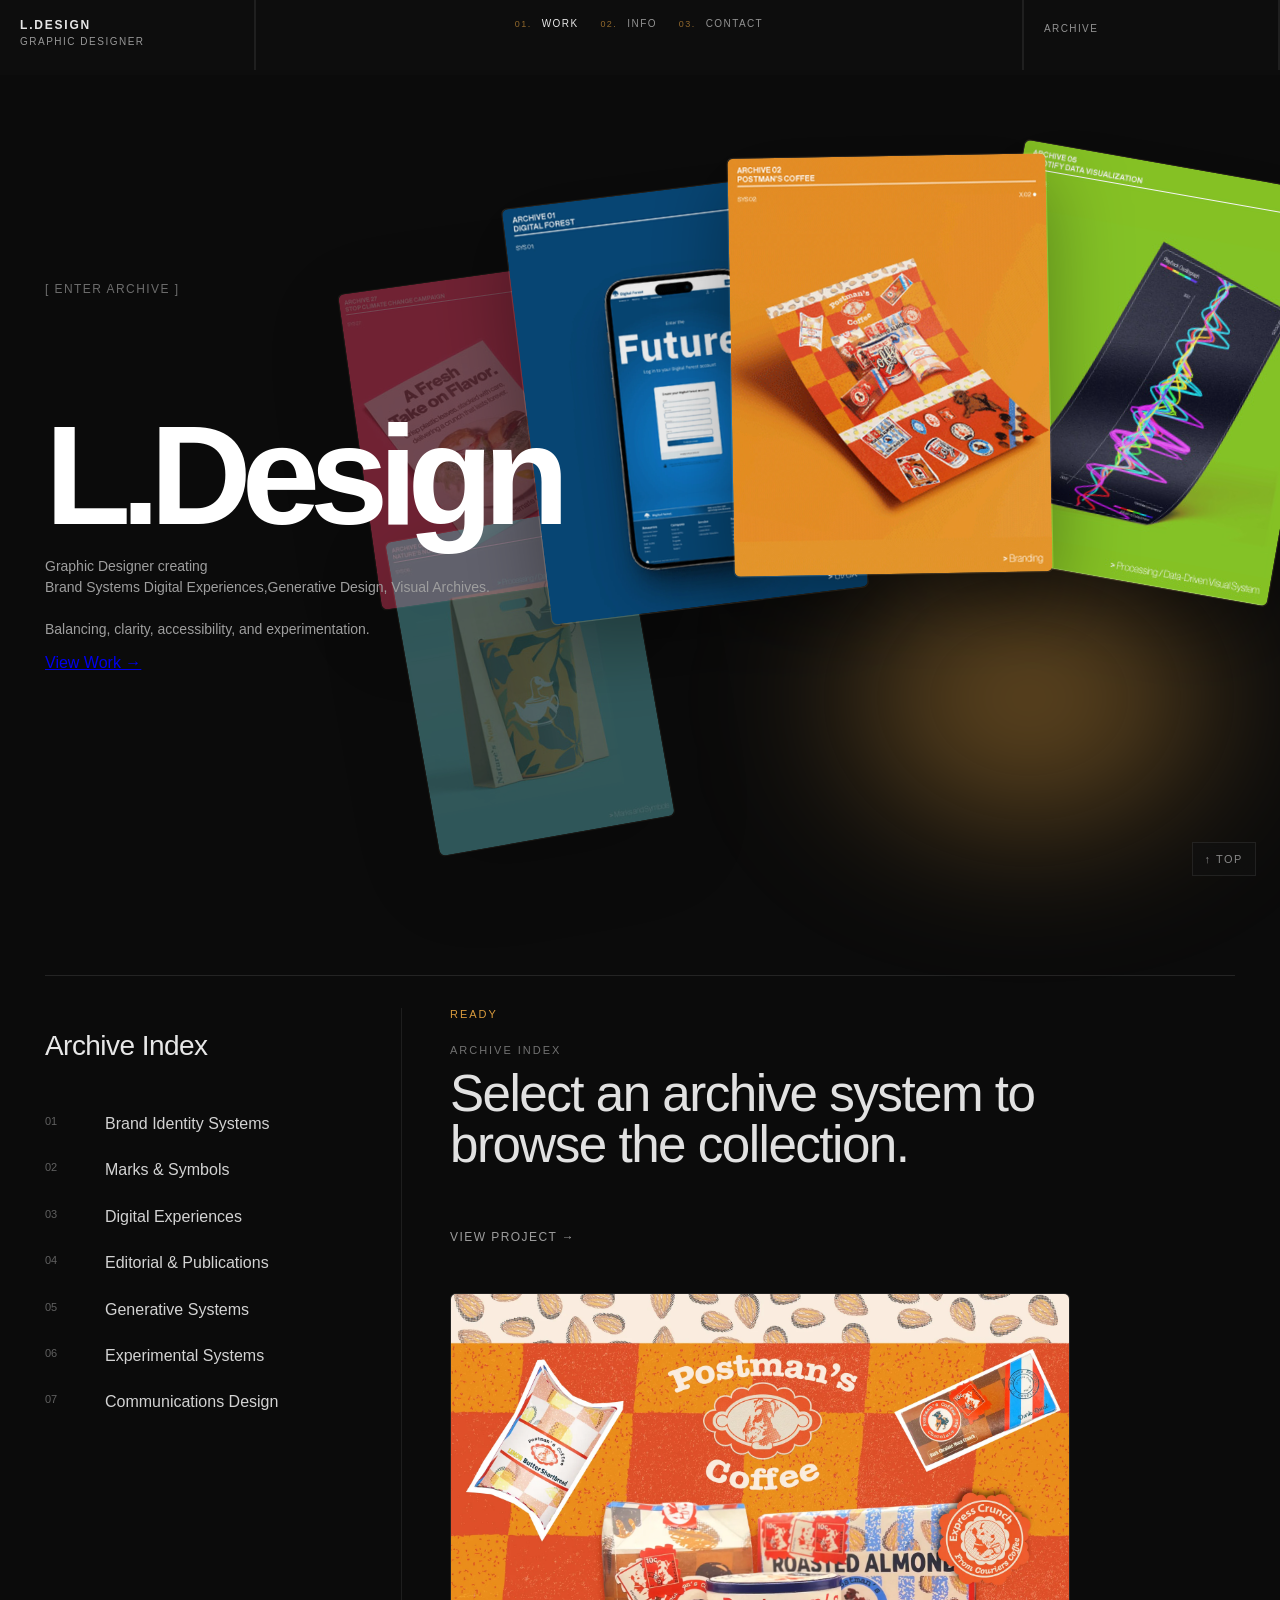
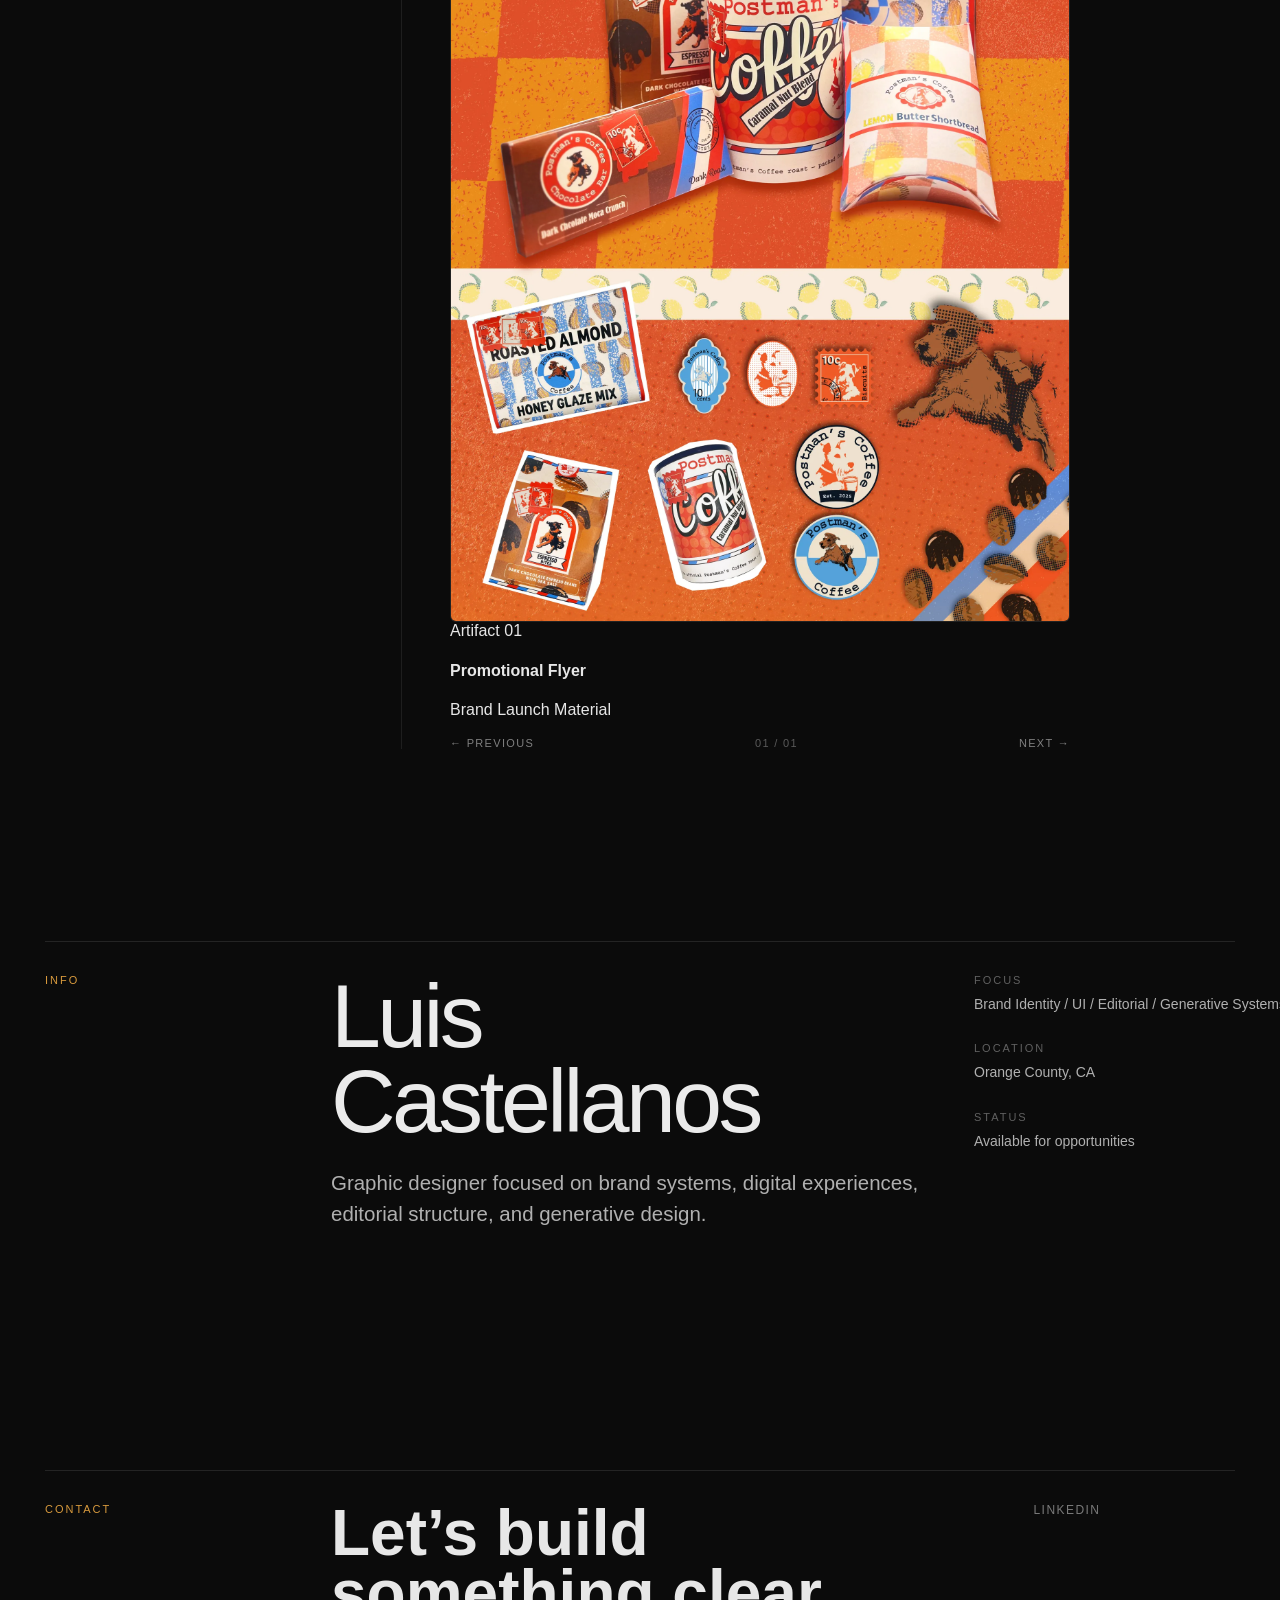
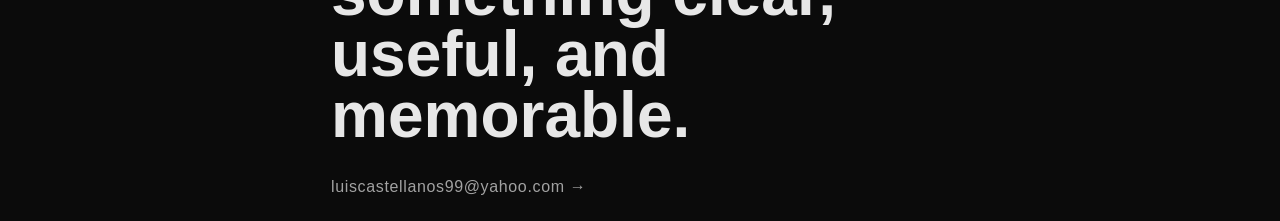
<file: index.html>
<!DOCTYPE html>
<html lang="en">
<head>
  <meta charset="UTF-8" />
  <meta name="viewport" content="width=device-width, initial-scale=1.0"/>
  <title>L.Design - Graphic Designer Portfolio</title>
  <link rel="stylesheet" href="style.css" />
  
  
</head>
<body>
    <div class="grid-layer"></div>

    <!-- Nav Bar -->
    <nav class="nav-strip" role="navigation" aria-label="Main navigation">

      <!-- LEFT: Identity -->
      <div class="nav-zone nav-zone--left">
        <div class="nav-pip"></div>
        <div class="nav-identity">
          <span class="nav-identity__name">L.Design</span>
          <span class="nav-identity__role">Graphic Designer</span>
        </div>
      </div>

      <!-- CENTER: Primary Links -->
     <div class="nav-zone nav-zone--center">
   <a href="#archive" class="nav-link is-active">
    <span class="nav-link__index">01.</span>
    Work
  </a>

    <a href="#about" class="nav-link">
    <span class="nav-link__index">02.</span>
    Info
   </a>

    <a href="#contact" class="nav-link">
    <span class="nav-link__index">03.</span>
    Contact
      </a>
    </div>

      <!-- RIGHT: Archive -->
      <div class="nav-zone nav-zone--right">
        <a href="#archive" class="nav-tag">Archive</a>
        <div class="nav-pip"></div>
      </div>

      <!-- MOBILE: fallback -->
      <div class="nav-mobile-menu" aria-label="Open menu">
        <span></span>
        <span></span>
        <span></span>
      </div>

    </nav>
<!-- End of Nav Bar -->
 
 <!-- Hero Section -->
    <main class="hero-section">

  <section class="hero-copy">

    <span class="hero-label">[ ENTER ARCHIVE ]</span>

    <h1>L.Design</h1>

    <p>
      Graphic Designer creating<br>
      Brand Systems
      Digital Experiences,Generative Design, Visual Archives.
      <br>
      <br>
      Balancing, clarity, accessibility, and experimentation.
    </p>

    <a href="#work" class="hero-cta">View Work →</a>

  </section>

  <section class="hero-visual">

  <a href="digital-forest.html" class="hero-card card-1">
    <div class="card-float">
      <img
        src="images/Card-Visual-1-Vr2.webp"
        class="card-image"
        alt="Digital Forest">
    </div>

    <div class="annotation">
      <div class="annotation-line"></div>

      <div class="annotation-content">
        <span class="annotation-id">SYS-01</span>
        <h3 class="annotation-title">DIGITAL FOREST</h3>
        <p class="annotation-type">UI / UX Design System</p>
        <span class="annotation-status">ACTIVE ●</span>
      </div>
    </div>
  </a>


  <a href="postmans-coffee.html" class="hero-card card-2">
    <div class="card-float">
      <img
        src="images/Card-Visual-2-Vr2.webp"
        class="card-image"
        alt="Postman's Coffee">
    </div>

    <div class="annotation">
      <div class="annotation-line"></div>

      <div class="annotation-content">
        <span class="annotation-id">SYS-02</span>
        <h3 class="annotation-title">POSTMAN'S COFFEE</h3>
        <p class="annotation-type">Brand Identity System</p>
        <span class="annotation-status">ACTIVE ●</span>
        
      </div>
    </div>
  </a>


  <a href="spotify-data-visualization.html" class="hero-card card-3">
    <div class="card-float">
      <img
        src="images/Card-Visual-4-Vr2.jpg"
        class="card-image"
        alt="Spotify Data Visualization">
    </div>

    <div class="annotation">
      <div class="annotation-line"></div>

      <div class="annotation-content">
        <span class="annotation-id">SYS-21</span>
        <h3 class="annotation-title">SPOTIFY DATA VISUALIZATION</h3>
        <p class="annotation-type">Generative / Data System</p>
        <span class="annotation-status">ACTIVE ●</span>
      </div>
    </div>
  </a>

<div class="hero-card card-4 card-secondary">
  <div class="card-float">
    <img
      src="images/Card-Visual-4-Vr3.webp"
      class="card-image"
      alt="Stop Climate Change">
  </div>
</div>

<div class="hero-card card-5 card-secondary">
  <div class="card-float">
    <img
      src="images/Card-Visual-5-Vr3.webp"
      class="card-image"
      alt="Nature's Nook">
  </div>
</div>

</section>

</main>

<section id="archive" class="archive-section">
  <div class="archive-container">

    <div class="archive-list">
      <h2 class="archive-heading">Archive Index</h2>

<div class="archive-item">
  
  <button
    class="archive-trigger"
    type="button"
    aria-expanded="false"
    aria-controls="archive-panel-01"
  >
    <span class="archive-number">01</span>
    <span class="archive-title">Brand Identity Systems</span>
  </button>

  <div
    class="archive-systems"
    id="archive-panel-01"
    inert
  >
    <button
      class="sys-item"
      data-title="Postman's Coffee"
      data-system="SYS-01"
      data-type="Brand Identity System"
      data-archive="ARCHIVE 01"
      data-artifacts="08 Artifacts"
      data-status="ACTIVE ●"
      data-description="A courier-inspired identity system spanning packaging, promotional materials, and product hierarchy."
      data-action="View Project →"
      data-image="images/ARCHIVE 01-Brand Identity Systems/SYS-01/artifact-01-flyer.webp"
      data-images="images/ARCHIVE 01-Brand Identity Systems/SYS-01/artifact-02-physical-mockups.webp"
      data-artifact-titles="Promotional Flyer,Physical Mockups,Postage Stamps,Patches & Stickers"
      data-artifact-types="Brand Launch Material,Product Visualization,Promotional Ephemera,Supporting Brand Assets"
      
      data-link="postmans-coffee.html">
      SYS-01 Postman's Coffee
    </button>

    <button
      class="sys-item"
      data-title="EverGrow"
      data-system="SYS-02"
      data-type="Brand Identity System"
      data-archive="ARCHIVE 01"
      data-artifacts="03 Artifacts"
      data-status="INDEX ONLY ●"
      data-description="A modular brand system for a B2B brand, featuring a flexible logo, color palette, and visual language adaptable to various applications."
      data-action="Preview Archive Entry Below"
      data-image="images/ARCHIVE 01-Brand Identity Systems/SYS-02/artifact-04-evergrow-cover.webp"
      data-images="images/ARCHIVE 01-Brand Identity Systems/SYS-02/artifact-02-Intro-flyer.webp,images/ARCHIVE 01-Brand Identity Systems/SYS-02/artifact-03-arborist season flyer.webp,images/ARCHIVE 01-Brand Identity Systems/SYS-02/artifact-04-evergrow-cover.webp, images/ARCHIVE 01-Brand Identity Systems/SYS-02/EG-Welcome Page.webp"
      data-artifact-titles="Catalog Cover,Company Overview Flyer,Arborist Seasonal Flyer"
      data-artifact-types="Catalog Design,Promotional Material,Campaign Asset"
      data-link="">
      SYS-02 EverGrow
    </button>
</div>
</div>

<div class="archive-item">
  <button class="archive-trigger">
    <span class="archive-number">02</span>
    <span class="archive-title">Marks & Symbols</span>
  </button>

  <div class="archive-systems">
    <button
      class="sys-item"
      data-title="Nature's Nook"
      data-system="SYS-06"
      data-type="Marks and Symbols"
      data-archive="ARCHIVE 02"
      data-artifacts="05 Artifacts"
      data-status="INDEX ONLY ●"
      data-description="A collection of logo marks and symbols for a nature-inspired brand, exploring patterns, motifs, and visual elements that evoke a sense of natural beauty and tranquility."
      data-action="Preview Archive Entry Below"
      data-image="images/ARCHIVE 02-Marks and Symbols/SYS-06  Nature's Nook/artifact-01-alternative-pattern.webp"
      data-images="images/ARCHIVE 02-Marks and Symbols/SYS-06  Nature's Nook/artifact-05-postcard-01.webp,images/ARCHIVE 02-Marks and Symbols/SYS-06  Nature's Nook/artifact-06-postcard-02.webp,images/ARCHIVE 02-Marks and Symbols/SYS-06  Nature's Nook/artifact-07-postcard-03.webp,
      images/ARCHIVE 02-Marks and Symbols/SYS-06  Nature's Nook/artifact-08-postcard-04.webp,images/ARCHIVE 02-Marks and Symbols/SYS-06  Nature's Nook/artifact-09-postcard-05.webp,images/ARCHIVE 02-Marks and Symbols/SYS-06  Nature's Nook/artifact-10-postcard-06.webp"
      data-artifact-titles="Alternative Pattern,Tea Postcard,Logo System,Nature's Nook Mark"
      data-artifact-types="Surface Study,Promotional Material,Identity Exploration,Final Mark"
      data-link="#">
      SYS-06 Nature's Nook
    </button>

    <button
      class="sys-item"
      data-title="EverGrow"
      data-system="SYS-07"
      data-type="Brand Identity System"
      data-archive="ARCHIVE 02"
      data-artifacts="04 Artifacts"
      data-status="INDEX ONLY ●"
      data-description="A versatile logo system for a B2B brand, featuring a flexible logo, color palette, and visual language adaptable to various applications."
      data-action="Preview Archive Entry Below"
      data-image="images/ARCHIVE 02-Marks and Symbols/SYS-07  EverGrow Logo System/artifact-01-black-hat_fnb-square.png"
      data-images="images/ARCHIVE 02-Marks and Symbols/SYS-07  EverGrow Logo System/artifact-01-black-hat_fnb-square.webp, images/ARCHIVE 02-Marks and Symbols/SYS-07  EverGrow Logo System/artifact-02-evergrow-logo.webp,
      images/ARCHIVE 02-Marks and Symbols/SYS-07  EverGrow Logo System/artifact-03-black-hat-rec.webp, images/ARCHIVE 02-Marks and Symbols/SYS-07  EverGrow Logo System/artifact-04-trucker_hat_(option-2).webp"
      data-artifact-titles="Primary Mark,Apparel Application,Hat Study,Field Uniform"
      data-artifact-types="Identity System,Brand Application,Merchandise Study,Brand Asset"
      data-link="">
      SYS-07 EverGrow
    </button>

    <button
      class="sys-item"
      data-title="Logo Mark"
      data-system="SYS-08"
      data-type="Brand Identity System"
      data-archive="ARCHIVE 02"
      data-artifacts="03 Artifacts"
      data-status="INDEX ONLY ●"
      data-description="A collection of logo marks and symbols for various projects, showcasing a range of design styles and concepts that explore the use of typography, negative space, and visual symbolism to create memorable and impactful logos."
      data-action="Preview Archive Entry Below"
      data-image="images/ARCHIVE 02-Marks and Symbols/SYS-08  Logo Marks/artifact-01-oscillo-logo.png"
      data-images="images/ARCHIVE 02-Marks and Symbols/SYS-08  Logo Marks/artifact-01-oscillo-logo.webp,images/ARCHIVE 02-Marks and Symbols/SYS-08  Logo Marks/artifact-02-chirp-logo.webp,
      images/ARCHIVE 02-Marks and Symbols/SYS-08  Logo Marks/artifact-03-digital-forest-logo.webp, images/ARCHIVE 02-Marks and Symbols/SYS-08  Logo Marks/artifact-04-natures-nook-logo.webp"
      data-artifact-titles="Primary Mark Set"
      data-artifact-types="Identity Exploration"
      data-link="#">
      SYS-08 Logo Mark
    </button>
</div>
</div>


<div class="archive-item">
  <button class="archive-trigger">
    <span class="archive-number">03</span>
    <span class="archive-title">Digital Experiences</span>
  </button>

  <div class="archive-systems">
    <button
      class="sys-item"
      data-title="Digital Forest"
      data-system="SYS-10"
      data-type="UI / UX Design System"
      data-archive="ARCHIVE 03"
      data-artifacts="03 Artifacts"
      data-status="ACTIVE ●"
      data-description="A digital experience centered around the concept of sustainable eco-friendly practices, featuring interactive elements, immersive visuals, and a user-friendly interface that allows users to explore and engage with the virtual environment in a meaningful way."
      data-action="View Project →"
      data-image="images/ARCHIVE 03-Digital Experiences/SYS-10  Digital Forest/artifact-03-front-mockup.webp"
      data-artifact-titles="Website Mockup,Perspective Mockup,Landing Page"
      ata-artifact-types="Interface Design,Presentation Asset,Website System"
      data-link="digital-forest.html">
      SYS-10 Digital Forest
    </button>
    <button
      class="sys-item"
      data-title="CSUF Arboretum App"
      data-system="SYS-11"
      data-type="UI / UX Design System"
      data-archive="ARCHIVE 03"
      data-artifacts="05 Artifacts"
      data-status="INDEX ONLY ●"
      data-description="A mobile application designed for the CSUF Arboretum, providing users with an interactive map, nest identification features, and educational resources to enhance their experience while exploring the arboretum's diverse collection of flora and bid nest building."
      data-action="Preview Archive Entry Below"
      data-image="images/ARCHIVE 03-Digital Experiences/SYS-11  CSUF Arboretum App/artifact-05-chirps-UX-UI.webp"
      data-images="images/ARCHIVE 03-Digital Experiences/SYS-11  CSUF Arboretum App/artifact-01-chirp_1-4-wires.webp,images/ARCHIVE 03-Digital Experiences/SYS-11  CSUF Arboretum App/artifact-02-chirp_5-7-wires.webp,images/ARCHIVE 03-Digital Experiences/SYS-11  CSUF Arboretum App/artifact-03-chirp_8-11-wire.webp,
      images/ARCHIVE 03-Digital Experiences/SYS-11  CSUF Arboretum App/artifact-04-chirp_12-14-wire.webp"
      data-artifact-titles="User Flow Cards,Interactive Screens,Prototype Sequence,Final Mockups"
      data-artifact-types="UX Mapping,Interface Design,Prototype Development,Presentation Asset"
      data-link="">
      SYS-11 CSUF Arboretum App
    </button>
</div>
</div>

<div class="archive-item">
  <button class="archive-trigger">
    <span class="archive-number">04</span>
    <span class="archive-title">Editorial & Publications</span>
  </button>

  <div class="archive-systems">
    <button
      class="sys-item"
      data-title="OCTA Yearbook"
      data-system="SYS-14"
      data-type="Editorial / Publication System"
      data-archive="ARCHIVE 04"
      data-artifacts="04 Artifacts"
      data-status="INDEX ONLY ●"
      data-description="A comprehensive yearbook showcasing the achievements and memories of the OCTA community."
      data-action="Preview Archive Entry Below"
      data-image="images/ARCHIVE 04-Editorial and Publications/SYS-14 OCTA Yearbook/artifact-01-2023-cover.webp"
      data-images="images/ARCHIVE 04-Editorial and Publications/SYS-14 OCTA Yearbook/artifact-01-2023-cover.webp,images/ARCHIVE 04-Editorial and Publications/SYS-14 OCTA Yearbook/artifact-02-2023-open-spread.webp,
      images/ARCHIVE 04-Editorial and Publications/SYS-14 OCTA Yearbook/artifact-03-2024-cover.webp,images/ARCHIVE 04-Editorial and Publications/SYS-14 OCTA Yearbook/artifact-04-2024-open-spread.webp"
      data-artifact-titles="2023 Cover,2023 Interior Spread,2024 Cover,2024 Interior Spread"
      data-artifact-types="Editorial Design,Publication Layout,Editorial Design,Publication Layout"
      data-link="">
      SYS-14 OCTA Yearbook
    </button>
    <button
      class="sys-item"
      data-title="EverGrow Catalog"
      data-system="SYS-15"
      data-type="Editorial / Publication System"
      data-archive="ARCHIVE 04"
      data-artifacts="04 Artifacts"
      data-status="INDEX ONLY ●"
      data-description="A product catalog for EverGrow, featuring a clean and modern design that highlights the brands offerings and emphasizes its commitment to sustainability and eco-friendly practices."
      data-action="Preview Archive Entry Below"
      data-image="images/ARCHIVE 04-Editorial and Publications/SYS-15 Evergrow Catalog/artifact-01-catalog-cover.webp"
      data-images="images/ARCHIVE 04-Editorial and Publications/SYS-15 Evergrow Catalog/artifact-01-catalog-cover.webp,images/ARCHIVE 04-Editorial and Publications/SYS-15 Evergrow Catalog/artifact-02-spread.webp"
      data-artifact-titles="Catalog Cover,Catalog Spread"
      data-artifact-types="Catalog Design,Product Layout"
      data-link="">
      SYS-15 EverGrow Catalog
    </button>
</div>
</div>

<div class="archive-item">
  <button class="archive-trigger">
    <span class="archive-number">05</span>
    <span class="archive-title">Generative Systems</span>
  </button>

  <div class="archive-systems">
    <button
      class="sys-item"
      data-title="Spotify Data Visualization"
      data-system="SYS-21"
      data-type="Processing / Data-Driven Visual System"
      data-archive="ARCHIVE 05"
      data-artifacts="06 Artifacts"
      data-status="ACTIVE ●"
      data-description="A generative visual system that transforms Spotify data into dynamic and immersive visualizations, allowing users to explore their music listening habits in a visually engaging way."
      data-action="View Project →"
      data-image="images/ARCHIVE 05-Generative Systems/SYS-21  Spotify Data Visualization/artifact-03-oscillo-front.webp"
      data-artifact-titles="System Overview,Interface Mockup,Data Visualization,Motion Demonstration"
      data-artifact-types="Data System,Interface Design,Generative Output,Video Documentation"
      data-artifact-titles="Final Visualization,Music Visualization"
      data-artifact-types="Interactive System,Motion Study"
      data-link="spotify-data-visualization.html">
      SYS-21 Spotify Data Visualization
    </button>
    <button
      class="sys-item"
      data-title="TouchDesigner Experiments"
      data-system="SYS-24"
      data-type="Audio Reactive Visual System / Generative Design"
      data-archive="ARCHIVE 05"
      data-artifacts="02 Artifacts"
      data-status="INDEX ONLY ●"
      data-description="A series of generative design experiments created using TouchDesigner, exploring the intersection of audio-reactive visuals and generative art to create immersive and dynamic visual experiences."
      data-action="View Project →"
      data-image="images/ARCHIVE 05-Generative Systems/SYS-24 TouchDesigner Experiments/artifact-01-event-image.webp"
      data-artifact-titles="Visual Experiment"
      data-artifact-types="Real-Time Graphics"
      data-link="touchdesigner-experiment.html">
      SYS-24 TouchDesigner Experiments
    </button>
  </div>
</div>

<div class="archive-item">
  <button class="archive-trigger">
    <span class="archive-number">06</span>
    <span class="archive-title">Experimental Systems</span>
  </button>

<div class="archive-systems">
    <button
      class="sys-item"
      data-title="Stop Climate Change Campaign"
      data-system="SYS-27"
      data-type="Poster / Visual Identity / Campaign"
      data-archive="ARCHIVE 06"
      data-artifacts="08 Artifacts"
      data-status="INDEX ONLY ●"
      data-description="A campaign aimed at raising awareness about climate change and promoting sustainable practices, featuring a series of visually striking posters and a cohesive visual identity that conveys the urgency of the issue and encourages action."
      data-action="Preview Archive Entry Below"
      data-image="images/ARCHIVE 06-Experimental Work/SYS-27 Stop Climate Change Campaign/artifact-08-building- 3-poster-mockup.webp"
      data-images="images/ARCHIVE 06-Experimental Work/SYS-27 Stop Climate Change Campaign/artifact-01-rice-with-plastic.webp,images/ARCHIVE 06-Experimental Work/SYS-27 Stop Climate Change Campaign/artifact-02-sandwitch-poster.webp,images/ARCHIVE 06-Experimental Work/SYS-27 Stop Climate Change Campaign/artifact-03-sushi-poster.webp,
      images/ARCHIVE 06-Experimental Work/SYS-27 Stop Climate Change Campaign/artifact-04-rice-mockup.webp,images/ARCHIVE 06-Experimental Work/SYS-27 Stop Climate Change Campaign/artifact-05-sandwitch-mockup.webp,images/ARCHIVE 06-Experimental Work/SYS-27 Stop Climate Change Campaign/artifact-06-sushi-mockup.webp,images/ARCHIVE 06-Experimental Work/SYS-27 Stop Climate Change Campaign/artifact-07-inside-tsu-mockup-3-posters.webp"
      data-artifact-titles="Campaign Poster 01,Campaign Poster 02,Campaign Poster 03,Public Display,Series Installation,Campus Mockup,Publication Spread,Campaign System"
      data-artifact-types="Awareness Poster,Awareness Poster,Awareness Poster,Environmental Mockup,Campaign Display,Public Installation,Editorial Asset,Visual Identity"
      data-link="#">
      SYS-27 Stop Climate Change Campaign
    </button>
    <button
      class="sys-item"
      data-title="Stop Climate Change Campaign"
      data-system="SYS-28"
      data-type="Narrative storytelling / Editorial Design / Multi-volume system design "
      data-archive="ARCHIVE 06"
      data-artifacts="06 Artifacts"
      data-status="INDEX ONLY ●"
      data-description="Reimaging the beloved fantasy series as a collection of rediscovered field journals documenting the hidden faerie world. Drawing inspiration from Victorian natural history books, scientific expedition notebooks, Gothic architecture, and Arthur Spiderwick’s original field guide, the project explores the intersection of scientific observation and supernatural folklore."
      data-action="Preview Archive Entry Below"
      data-image="images/ARCHIVE 06-Experimental Work/SYS-28 Book Covers/artifact-07-book cover_stack.webp"
      data-images="images/ARCHIVE 06-Experimental Work/SYS-28 Book Covers/artifact-01-book cover_b1.webp,images/ARCHIVE 06-Experimental Work/SYS-28 Book Covers/artifact-02-book-cover_b2.webp,images/ARCHIVE 06-Experimental Work/SYS-28 Book Covers/artifact-03-book-cover_b3.webp,images/ARCHIVE 06-Experimental Work/SYS-28 Book Covers/artifact-04-book cover_b2-front-dustcover.webp,
      images/ARCHIVE 06-Experimental Work/SYS-28 Book Covers/artifact-05-book cover_b3-front-wdustcover.webp,images/ARCHIVE 06-Experimental Work/SYS-28 Book Covers/artifcat-06-book cover_b1-front-wdustcover.webp"
      data-link="#">
      SYS-28 Editorial Storytelling Design
    </button>
</div>
</div>

<div class="archive-item" id="archive-07">
  <button class="archive-trigger">
    <span class="archive-number">07</span>
    <span class="archive-title">Communications Design</span>
  </button>

  <div class="archive-systems">
   <button
  id="sys-40"
  class="sys-item"
  data-title="OCTA Communications"
  data-system="SYS-40"
  data-type="Communications Design"
  data-archive="ARCHIVE 07"
  data-artifacts="Selected Communications"
  data-status="ACTIVE ●"
  data-description="A collection of communications developed for OCTA, spanning employee events, digital signage, printed collateral, and commemorative objects."
  data-action="View Project →"
  data-image="images/ARCHIVE 08-Communications Design/SYS-40 OCTA Communications/01-casino-night/casino-night-signage.webp"
  data-images="images/ARCHIVE 08-Communications Design/SYS-40 OCTA Communications/04-veterans-day/veterans-day-coin-pin.webp"
  data-artifact-titles="Event Communications,Commemorative Objects"
  data-artifact-types="Digital & Print Applications,Physical Production"
  data-link="octa-communications.html">
  SYS-40 OCTA Communications
  </button>
  </div>
  </div>
</div><!-- /.archive-list -->

   <div class="preview-content">
  <span class="preview-status">READY</span>
  <span class="preview-archive">ARCHIVE INDEX</span>

  <h2 class="preview-title">
    Select an archive system to browse the collection.
  </h2>

  <p class="preview-type"></p>
  <span class="preview-artifacts"></span>

  <p class="preview-description"></p>
  <a class="preview-link" href="#">
  View Project →
</a>

<div class="preview-image-wrapper"> 

 <img
class="preview-image"
src="images/ARCHIVE 01-Brand Identity Systems/SYS-01/artifact-01-flyer.webp"
alt="artifact-01"
loading="lazy"
decoding="async">
</div> 

<div class="artifact-metadata">

  <span class="artifact-label">
    Artifact 01
  </span>

  <h4 class="artifact-title">
    Promotional Flyer
  </h4>

  <p class="artifact-type">
    Brand Launch Material
  </p>

</div>

<div class="artifact-controls">
  <button class="artifact-prev">← Previous</button>

  <span class="artifact-count">01 / 01</span>

  <button class="artifact-next">Next →</button>
</div>
</div>
</div><!-- /.archive-container -->
</section>

<section id="about" class="info-section">
  <div class="info-container">

    <div class="info-label">
      INFO
    </div>

    <div class="info-main">
      <h2>Luis Castellanos</h2>

      <p>
        Graphic designer focused on brand systems, digital experiences,
        editorial structure, and generative design.
      </p>
    </div>

    <div class="info-meta">
      <div>
        <span>Focus</span>
        <p>Brand Identity / UI / Editorial / Generative Systems</p>
      </div>

      <div>
        <span>Location</span>
        <p>Orange County, CA</p>
      </div>

      <div>
        <span>Status</span>
        <p>Available for opportunities</p>
      </div>
    </div>

  </div>
</section>

<section id="contact" class="contact-section">
  <div class="contact-container">

    <div class="contact-label">
      CONTACT
    </div>

    <div class="contact-main">
      <h2>Let’s build something clear, useful, and memorable.</h2>

      <a href="mailto:luiscastellanos99@yahoo.com" class="contact-email">
        luiscastellanos99@yahoo.com →
      </a>
    </div>

    <div class="contact-meta">
      
      <a href="https://www.linkedin.com/in/luis-castellanos-garibay/" target="_blank" rel="noopener noreferrer">LinkedIn</a>
     
    </div>
  </div>
</section>


<script> 

/* =========================================================
   ARCHIVE INDEX — ACCESSIBLE ACCORDION
   ========================================================= */

const archiveItems = document.querySelectorAll(".archive-item");


/* ---------- SET ACCORDION STATE ---------- */

function setArchiveState(item, isOpen) {

  const trigger = item.querySelector(".archive-trigger");
  const panel = item.querySelector(".archive-systems");

  if (!trigger || !panel) return;

  // Update visual state
  item.classList.toggle("is-open", isOpen);

  // Update screen reader state
  trigger.setAttribute("aria-expanded", String(isOpen));

  // Prevent keyboard focus inside collapsed panels
  panel.inert = !isOpen;

}


/* ---------- ACCORDION INTERACTION ---------- */

archiveItems.forEach((item) => {

  const trigger = item.querySelector(".archive-trigger");

  if (!trigger) return;

  trigger.addEventListener("click", () => {

    const shouldOpen = !item.classList.contains("is-open");

    // Close every archive category
    archiveItems.forEach((otherItem) => {
      setArchiveState(otherItem, false);
    });

    // Open selected category
    if (shouldOpen) {
      setArchiveState(item, true);
    }

  });

});


/* ---------- INITIAL ACCESSIBILITY STATE ---------- */

archiveItems.forEach((item) => {

  const isOpen = item.classList.contains("is-open");

  setArchiveState(item, isOpen);

});

/* =========================================================
   ARCHIVE INDEX — RETURN TO PROJECT
   ========================================================= */

function restoreArchiveProject() {

  const hash = window.location.hash;

  if (!hash || hash === "#archive") return;

  const projectId = hash.substring(1);

  const targetProject = document.getElementById(projectId);

  if (!targetProject) return;

  if (!targetProject.classList.contains("sys-item")) return;

  const parentArchive = targetProject.closest(".archive-item");

  if (!parentArchive) return;


  /* Close all archive categories */

  archiveItems.forEach((item) => {
    setArchiveState(item, false);
  });


  /* Expand the category containing the project */

  setArchiveState(parentArchive, true);


  /* Restore the existing project preview */

  targetProject.click();


  /* Scroll to the project after layout updates */

  requestAnimationFrame(() => {

    requestAnimationFrame(() => {

      targetProject.scrollIntoView({
        behavior: "auto",
        block: "center"
      });

    });

  });

}


/* ---------- RESTORE ON PAGE LOAD ---------- */

window.addEventListener("load", restoreArchiveProject);


/* ---------- RESTORE ON HASH CHANGE ---------- */

window.addEventListener("hashchange", restoreArchiveProject);

/* ---------- RUN ON PAGE LOAD ---------- */

window.addEventListener("load", () => {
  if (typeof restoreArchiveProject === "function") {
    restoreArchiveProject();
  }
});

/* ---------- HANDLE HASH CHANGES ---------- */

window.addEventListener("hashchange", () => {
  if (typeof restoreArchiveProject === "function") {
    restoreArchiveProject();
  }
}); 
</script>

<script>
  const sysItems = document.querySelectorAll(".sys-item");
  const previewStatus = document.querySelector(".preview-status");
  const previewArchive = document.querySelector(".preview-archive");
  const previewTitle = document.querySelector(".preview-title");
  const previewType = document.querySelector(".preview-type");
  const previewArtifacts = document.querySelector(".preview-artifacts");
  const previewImage = document.querySelector(".preview-image");
  const previewLink = document.querySelector(".preview-link");
  const previewDescription = document.querySelector(".preview-description");

  
  const artifactLabel = document.querySelector(".artifact-label");
  const artifactTitle = document.querySelector(".artifact-title");
  const artifactType = document.querySelector(".artifact-type");

  let currentImages = [];
  let currentImageIndex = 0;

  
  let currentArtifactTitles = [];
  let currentArtifactTypes = [];

  const artifactPrev = document.querySelector(".artifact-prev");
  const artifactNext = document.querySelector(".artifact-next");
  const artifactCount = document.querySelector(".artifact-count");

  function updateArtifactImage() {
    if (!currentImages.length) return;

    previewImage.src = currentImages[currentImageIndex];
    artifactCount.textContent = `${String(currentImageIndex + 1).padStart(2, "0")} / ${String(currentImages.length).padStart(2, "0")}`;

    
    artifactLabel.textContent = `Artifact ${String(currentImageIndex + 1).padStart(2, "0")}`;
    artifactTitle.textContent = currentArtifactTitles[currentImageIndex] || "";
    artifactType.textContent = currentArtifactTypes[currentImageIndex] || "";
  }

  sysItems.forEach((item) => {
    item.addEventListener("click", () => {
      sysItems.forEach((otherItem) => {
        otherItem.classList.remove("is-active");
      });

      item.classList.add("is-active");

      previewStatus.textContent = item.dataset.status;
      previewArchive.textContent = `${item.dataset.archive} / ${item.dataset.system}`;
      previewTitle.textContent = item.dataset.title;
      previewType.textContent = item.dataset.type;
      previewArtifacts.textContent = item.dataset.artifacts;
      previewDescription.textContent = item.dataset.description;
      previewLink.textContent = item.dataset.action || "View Project →";

      /* Step 4 — populate artifact arrays from data attributes */
      currentArtifactTitles = item.dataset.artifactTitles
        ? item.dataset.artifactTitles.split(",")
        : [];

      currentArtifactTypes = item.dataset.artifactTypes
        ? item.dataset.artifactTypes.split(",")
        : [];

      currentImages = item.dataset.images
        ? item.dataset.images.split(",").map(path => path.trim())
        : [item.dataset.image];

      currentImageIndex = 0;
      updateArtifactImage();

      previewImage.alt = item.dataset.title;

      if (item.dataset.link) {
        previewLink.href = item.dataset.link;
        previewLink.style.pointerEvents = "auto";
        previewLink.style.opacity = "1";
      } else {
        previewLink.removeAttribute("href");
        previewLink.style.pointerEvents = "none";
        previewLink.style.opacity = ".35";
      }
    });
  });

  artifactPrev.addEventListener("click", () => {
    if (!currentImages.length) return;
    currentImageIndex = (currentImageIndex - 1 + currentImages.length) % currentImages.length;
    updateArtifactImage();
  });

  artifactNext.addEventListener("click", () => {
    if (!currentImages.length) return;
    currentImageIndex = (currentImageIndex + 1) % currentImages.length;
    updateArtifactImage();
  });
</script>

<a href="#" class="return-top">↑ Top</a>
<!-- deployment trigger -->
</body>
</html>
</file>
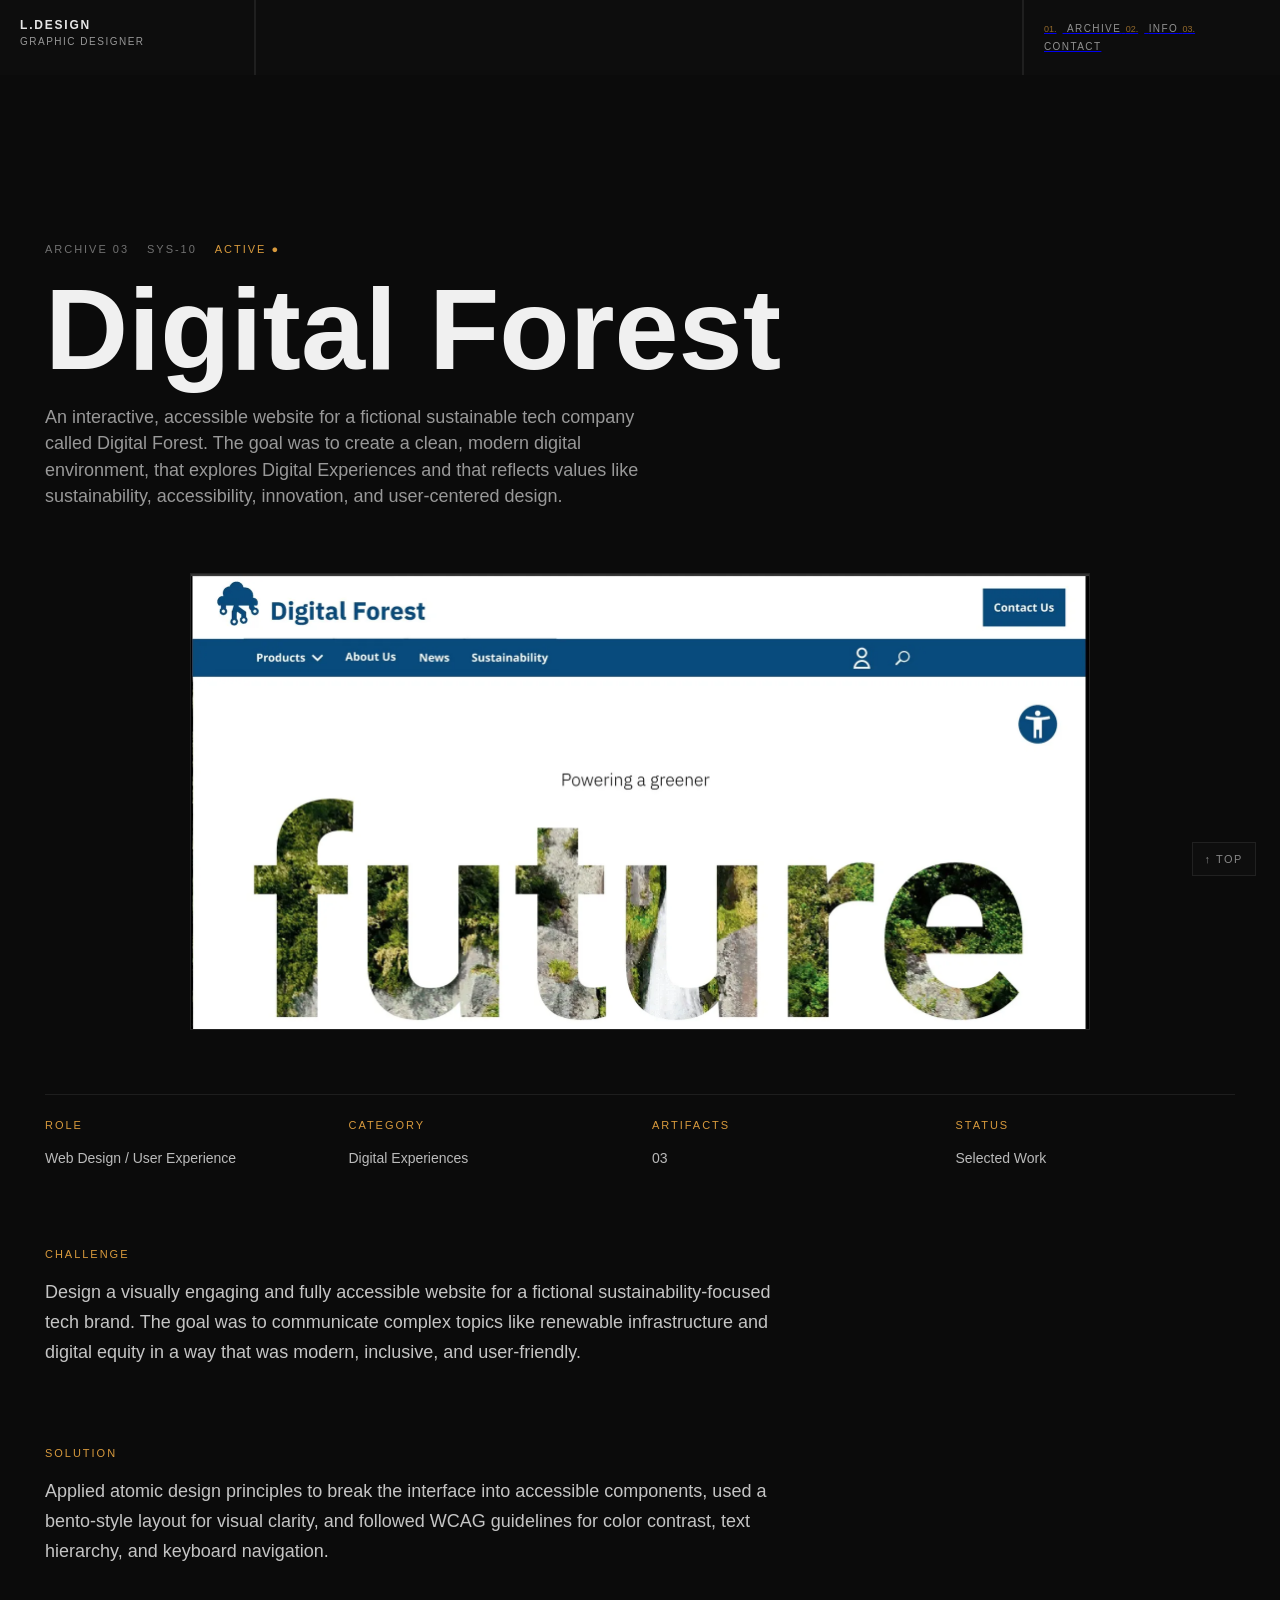
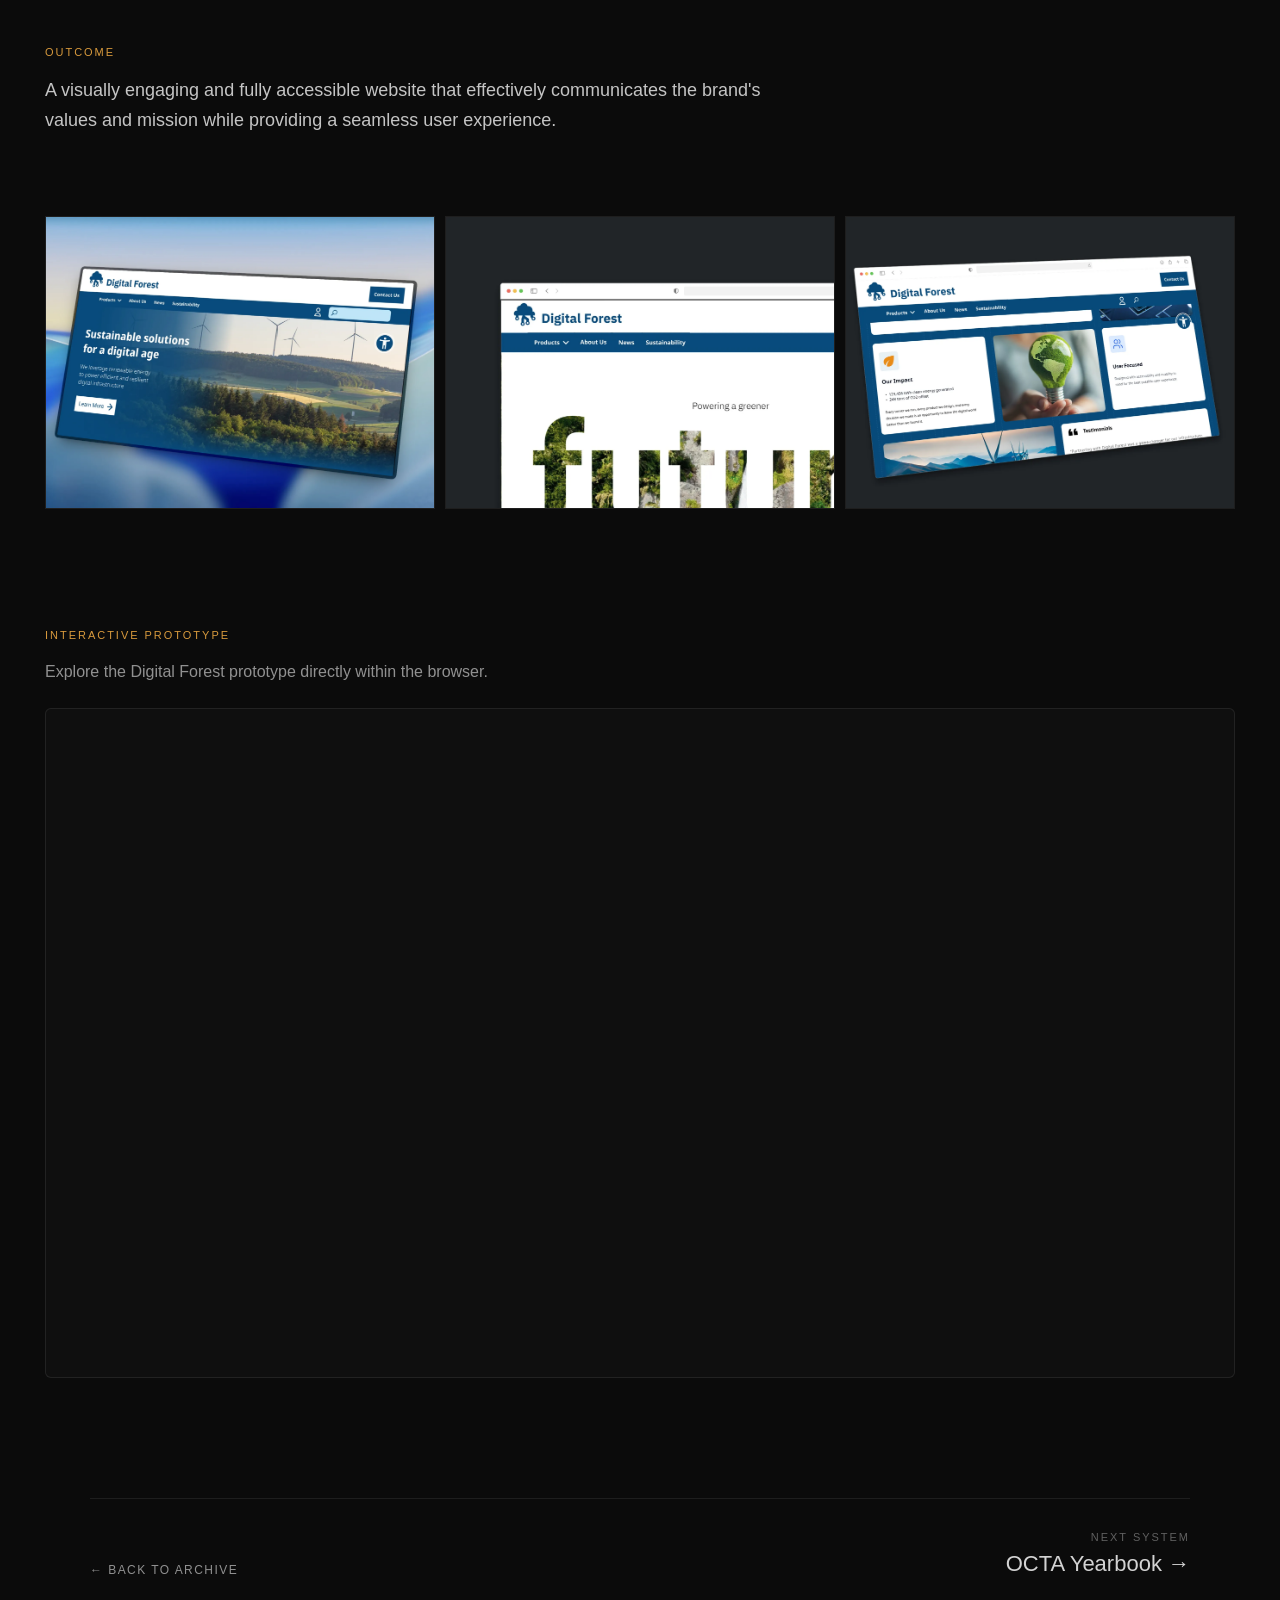
<file: digital-forest.html>
<!DOCTYPE html>
<html lang="en">
<head>
  <meta charset="UTF-8" />
  <meta name="viewport" content="width=device-width, initial-scale=1.0"/>
  <title>Digital Forest — Luis Portfolio</title>

  <link rel="stylesheet" href="style.css" />
</head>

<body>
  <div class="bg-texture">

    <nav class="nav-strip" role="navigation" aria-label="Main navigation">
      <div class="nav-zone nav-zone--left">
        <div class="nav-identity">
          <span class="nav-identity__name">L.Design</span>
          <span class="nav-identity__role">Graphic Designer</span>
        </div>
      </div>

      <div class="nav-zone nav-zone--center"></div>

      <div class="nav-zone nav-zone--right">
        <div class="nav-links">
          <a href="index.html#archive">
            <span class="nav-link__index">01.</span>
            <span class="nav-link__label">Archive</span>
          </a>
          <a href="index.html#about">
            <span class="nav-link__index">02.</span>
            <span class="nav-link__label">Info</span>
          </a>
          <a href="index.html#contact">
            <span class="nav-link__index">03.</span>
            <span class="nav-link__label">Contact</span>
          </a>
        </div>
      </div>
    </nav>

    <main class="project-page">

      <header class="project-header">

        <div class="project-kicker">
          <span>ARCHIVE 03</span>
          <span>SYS-10</span>
          <span>ACTIVE ●</span>
        </div>

        <h1>Digital Forest</h1>

        <p class="project-subtitle">
          An interactive, accessible website for a fictional sustainable tech company called Digital Forest. 
          The goal was to create a clean, modern digital environment, that explores Digital Experiences and 
          that reflects values like sustainability, accessibility, innovation, and user-centered design.
        </p>

      </header>

      <section class="project-hero-image">
        <img
          src="images/ARCHIVE 03-Digital Experiences/SYS-10  Digital Forest/artifact-03-front-mockup.webp"
          alt="Digital Forest brand identity preview"
        />
      </section>

      <section class="project-meta">

        <div>
          <span>Role</span>
          <p>Web Design / User Experience</p>
        </div>

        <div>
          <span>Category</span>
          <p>Digital Experiences</p>
        </div>

        <div>
          <span>Artifacts</span>
          <p>03</p>
        </div>

        <div>
          <span>Status</span>
          <p>Selected Work</p>
        </div>

      </section>

      <section class="project-copy">
  <span class="section-label">Challenge</span>
  <p>
    Design a visually engaging and fully accessible website for a fictional sustainability-focused tech brand. 
    The goal was to communicate complex topics like renewable infrastructure and digital equity in a way that was modern, inclusive, and user-friendly.
  </p>
</section>

<section class="project-copy">
  <span class="section-label">Solution</span>
  <p>
    Applied atomic design principles to break the interface into accessible components, 
    used a bento-style layout for visual clarity, and followed WCAG guidelines for color contrast, text hierarchy, and keyboard navigation.
  </p>
</section>

<section class="project-copy">
  <span class="section-label">Outcome</span>
  <p>
    A visually engaging and fully accessible website that effectively communicates the brand's values and mission while providing a seamless user experience.
  </p>
</section>

      <section class="artifact-grid">
        <img src="images/ARCHIVE 03-Digital Experiences/SYS-10  Digital Forest/artifact-01-website-mockup.webp" alt="Digital Forest artifact 02"
        loading="lazy"
        decoding="async">
        <img src="images/ARCHIVE 03-Digital Experiences/SYS-10  Digital Forest/artifact-02-corner-shot.webp" alt="Digital Forest artifact 03"
        loading="lazy"
        decoding="async">
        <img src="images/ARCHIVE 03-Digital Experiences/SYS-10  Digital Forest/artifact-04-bento-grid.webp" alt="Digital Forest artifact 04"
        loading="lazy"
        decoding="async">
        
      </section>

      <section class="figma-embed-section">

  <span class="section-label">
    Interactive Prototype
  </span>

  <p class="figma-description">
    Explore the Digital Forest prototype directly within the browser.
  </p>

  <div class="figma-embed-frame">

    <iframe
      src="https://embed.figma.com/proto/JtDswaAHB8sd9TkuOa9wo2/Castellanos_Luis_483A_Digital_Forest?node-id=2254-87&starting-point-node-id=2254%3A87&embed-host=share"
      allowfullscreen>
    </iframe>

  </div>

</section>

      <section class="project-next">
  <a href="index.html#archive" class="project-back">
    ← Back to Archive
  </a>

  <a href="spotify-data-visualization.html" class="project-next-link">
    <span>Next System</span>
    <strong>OCTA Yearbook →</strong>
  </a>
</section>

    </main>

  </div>

  <a href="#" class="return-top">↑ Top</a>
</body>
</html>
</html>
</file>
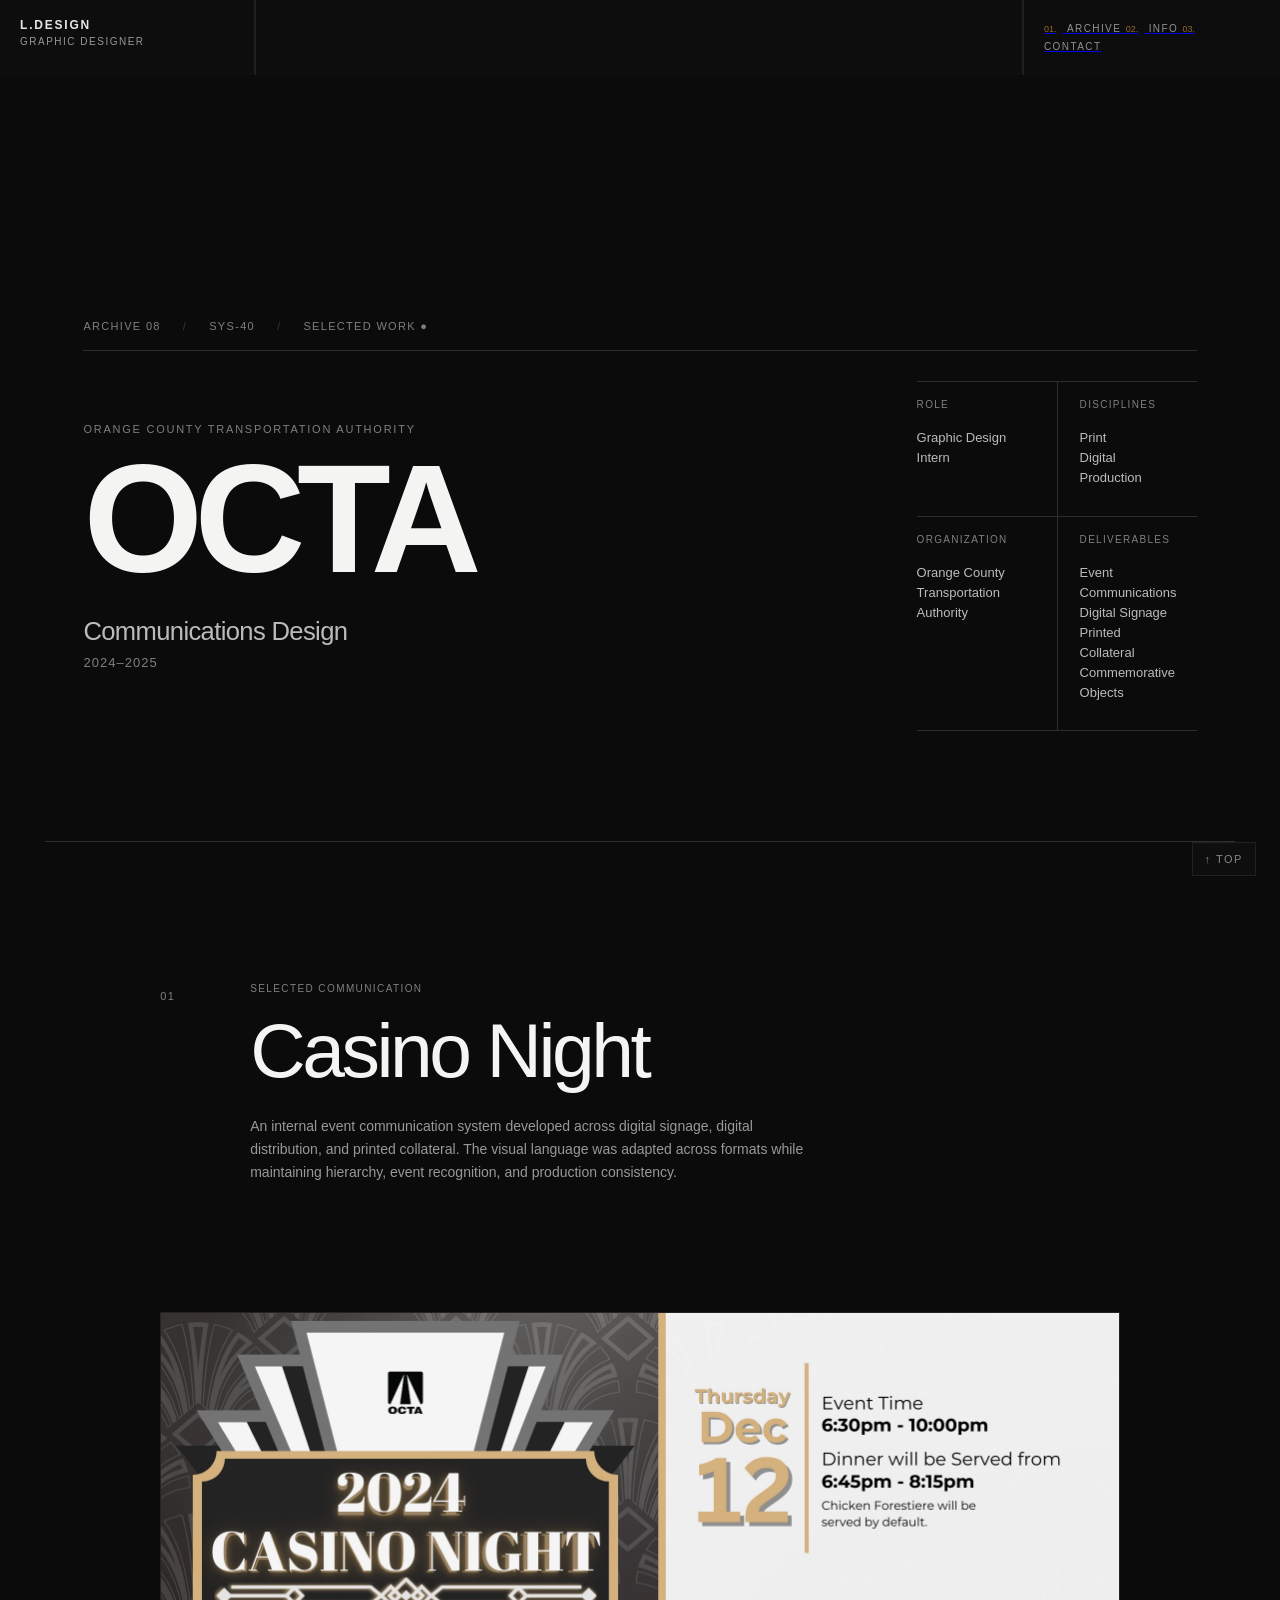
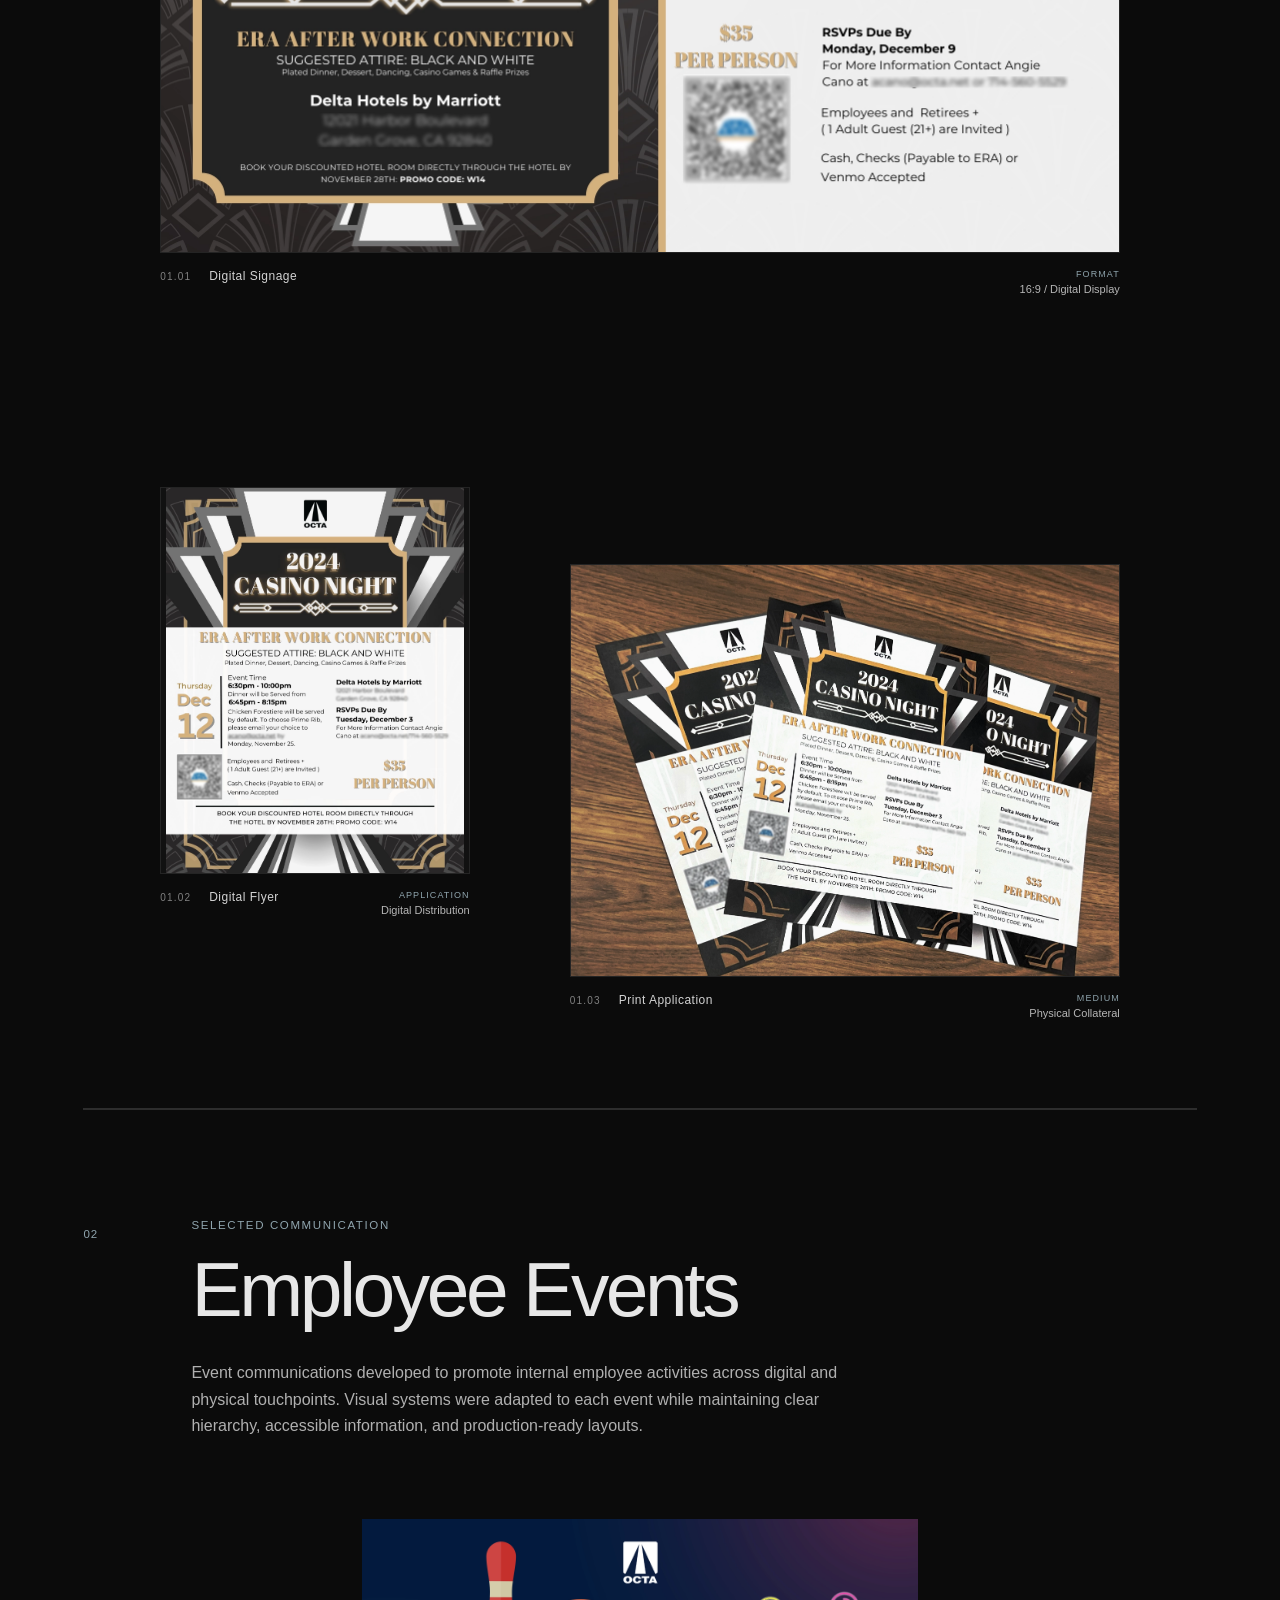
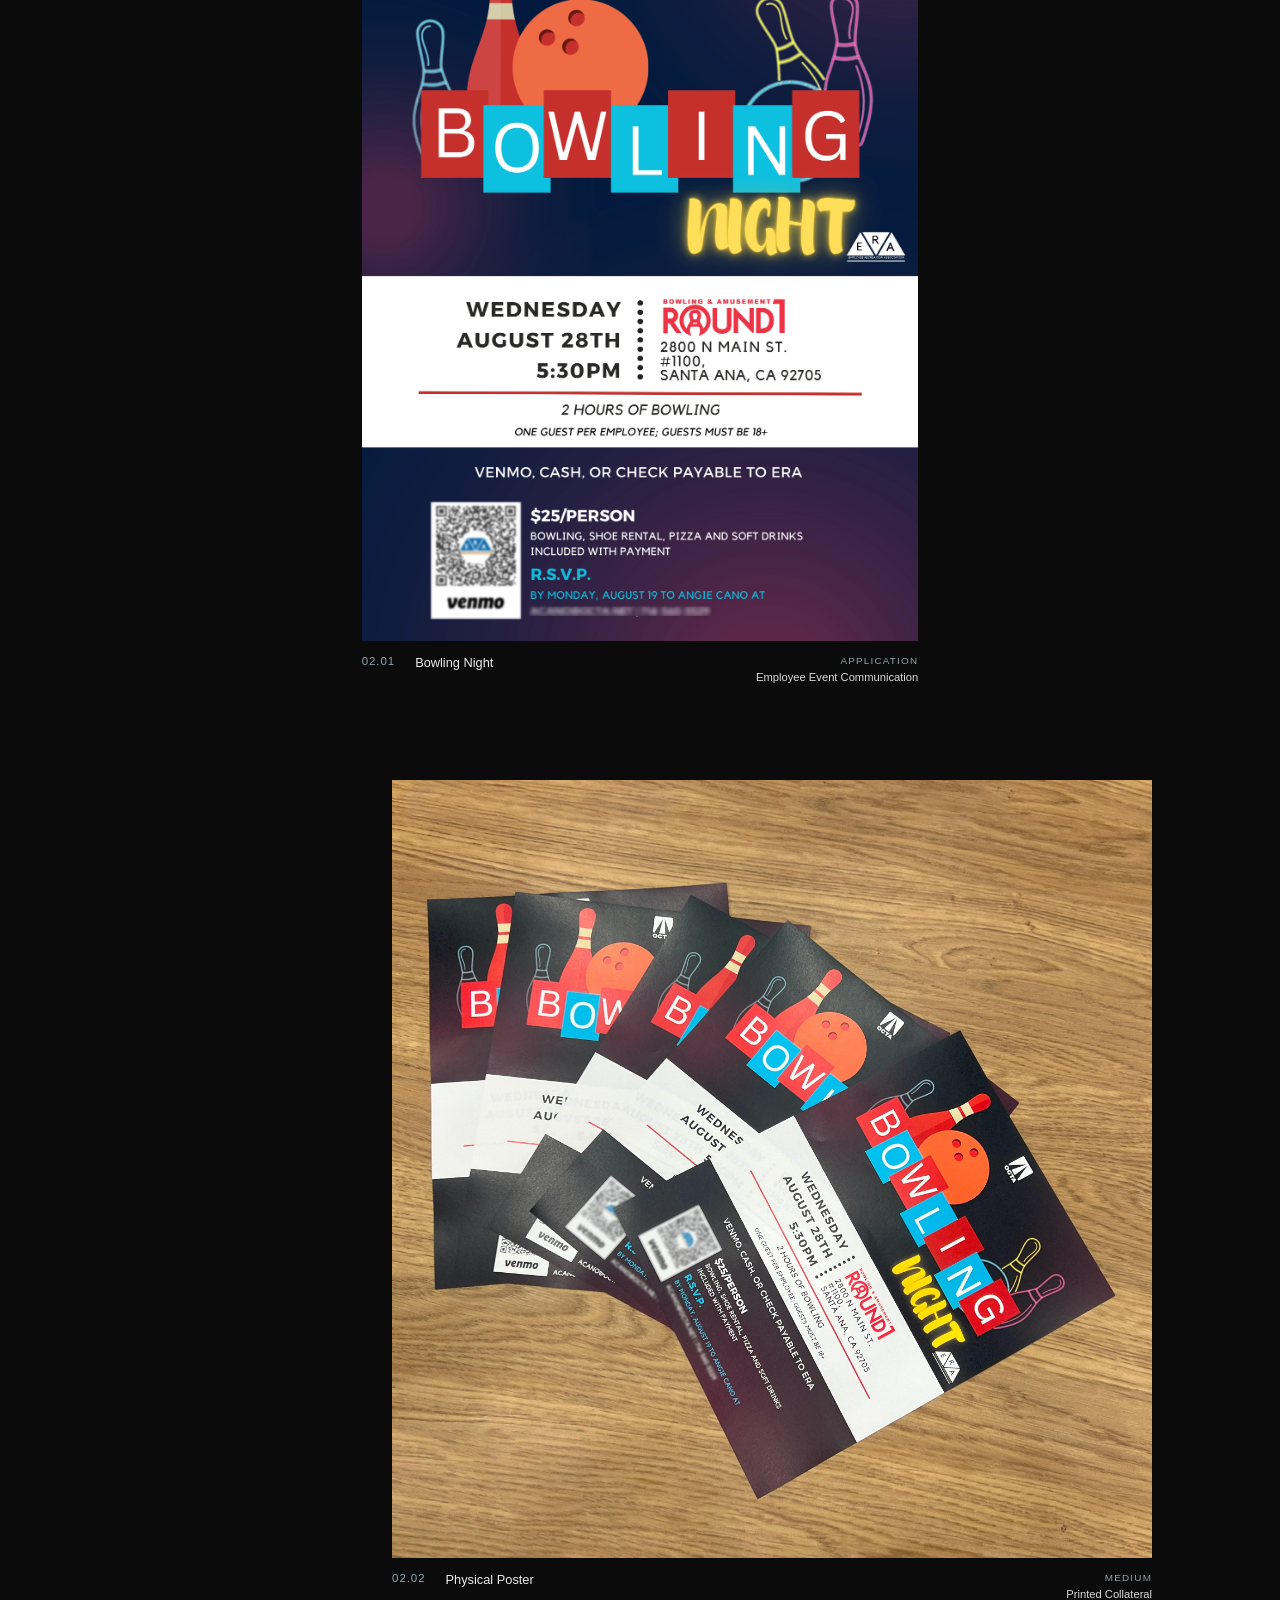
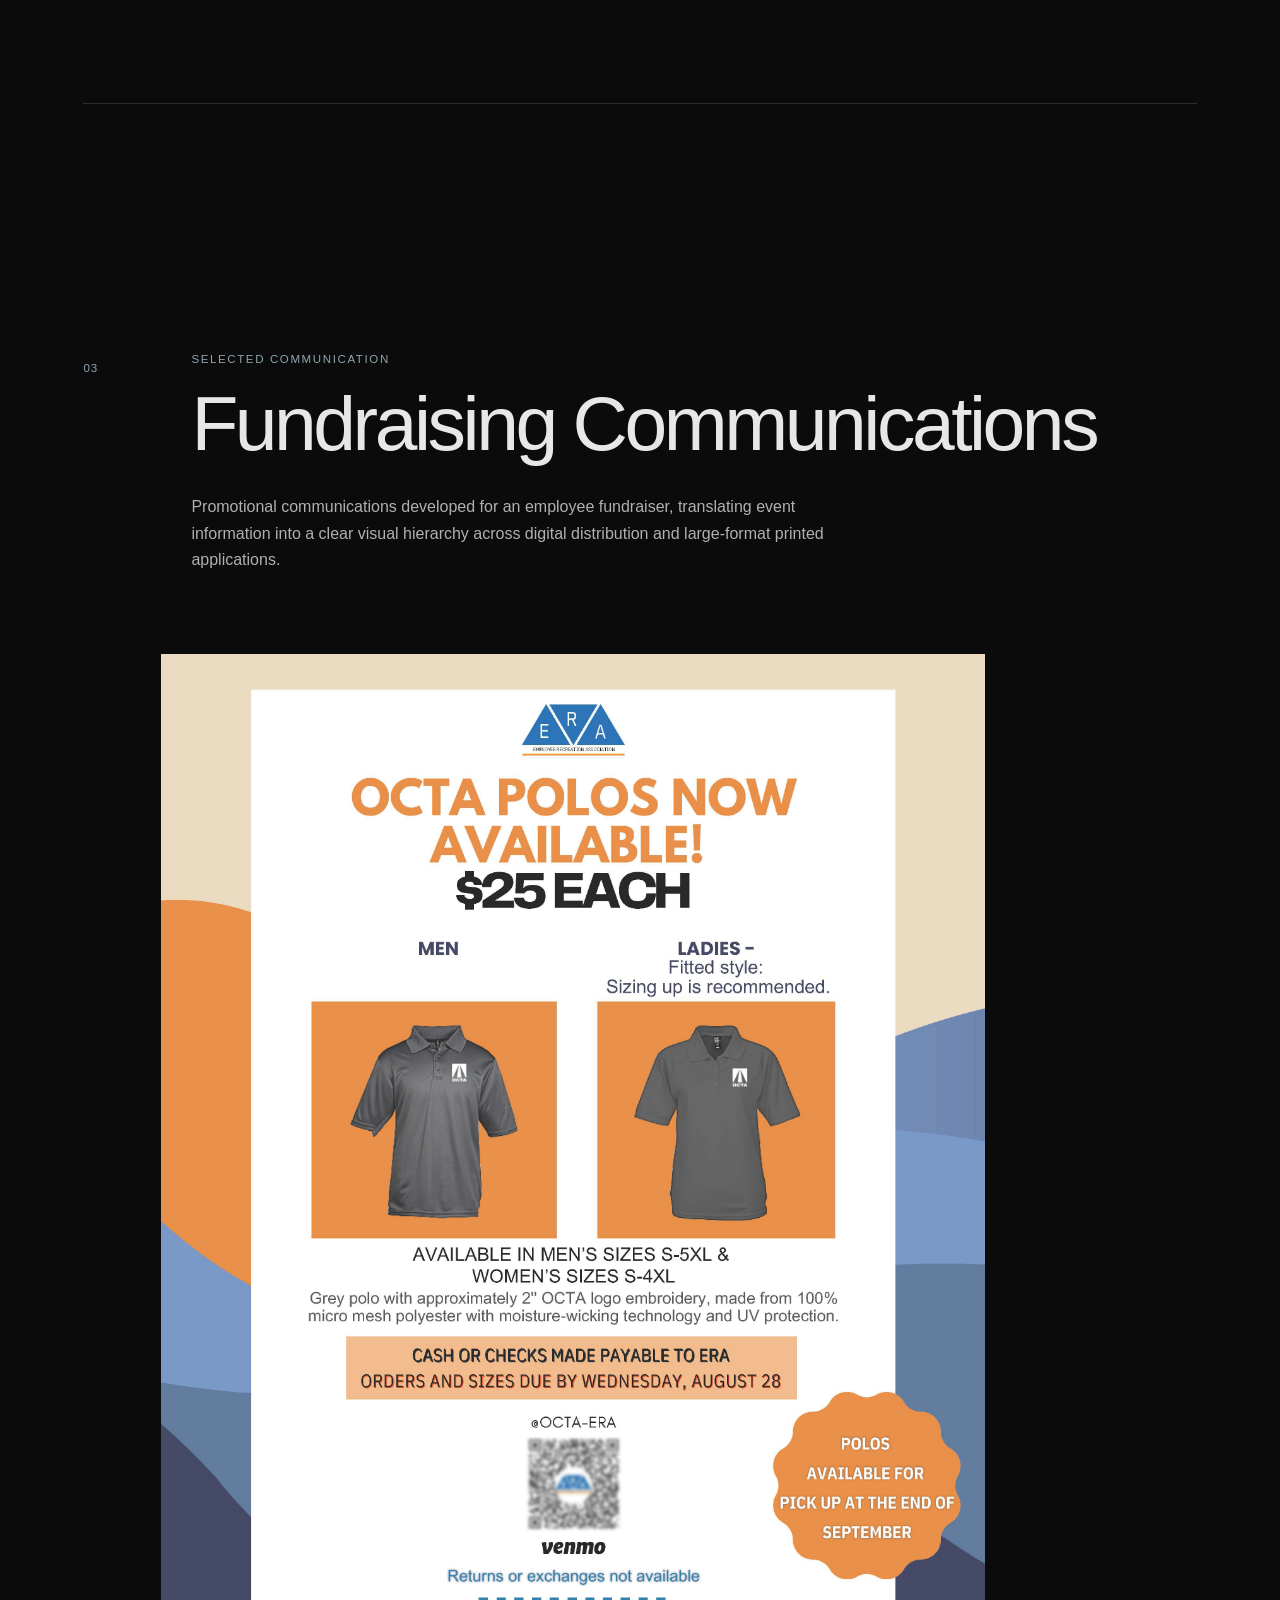
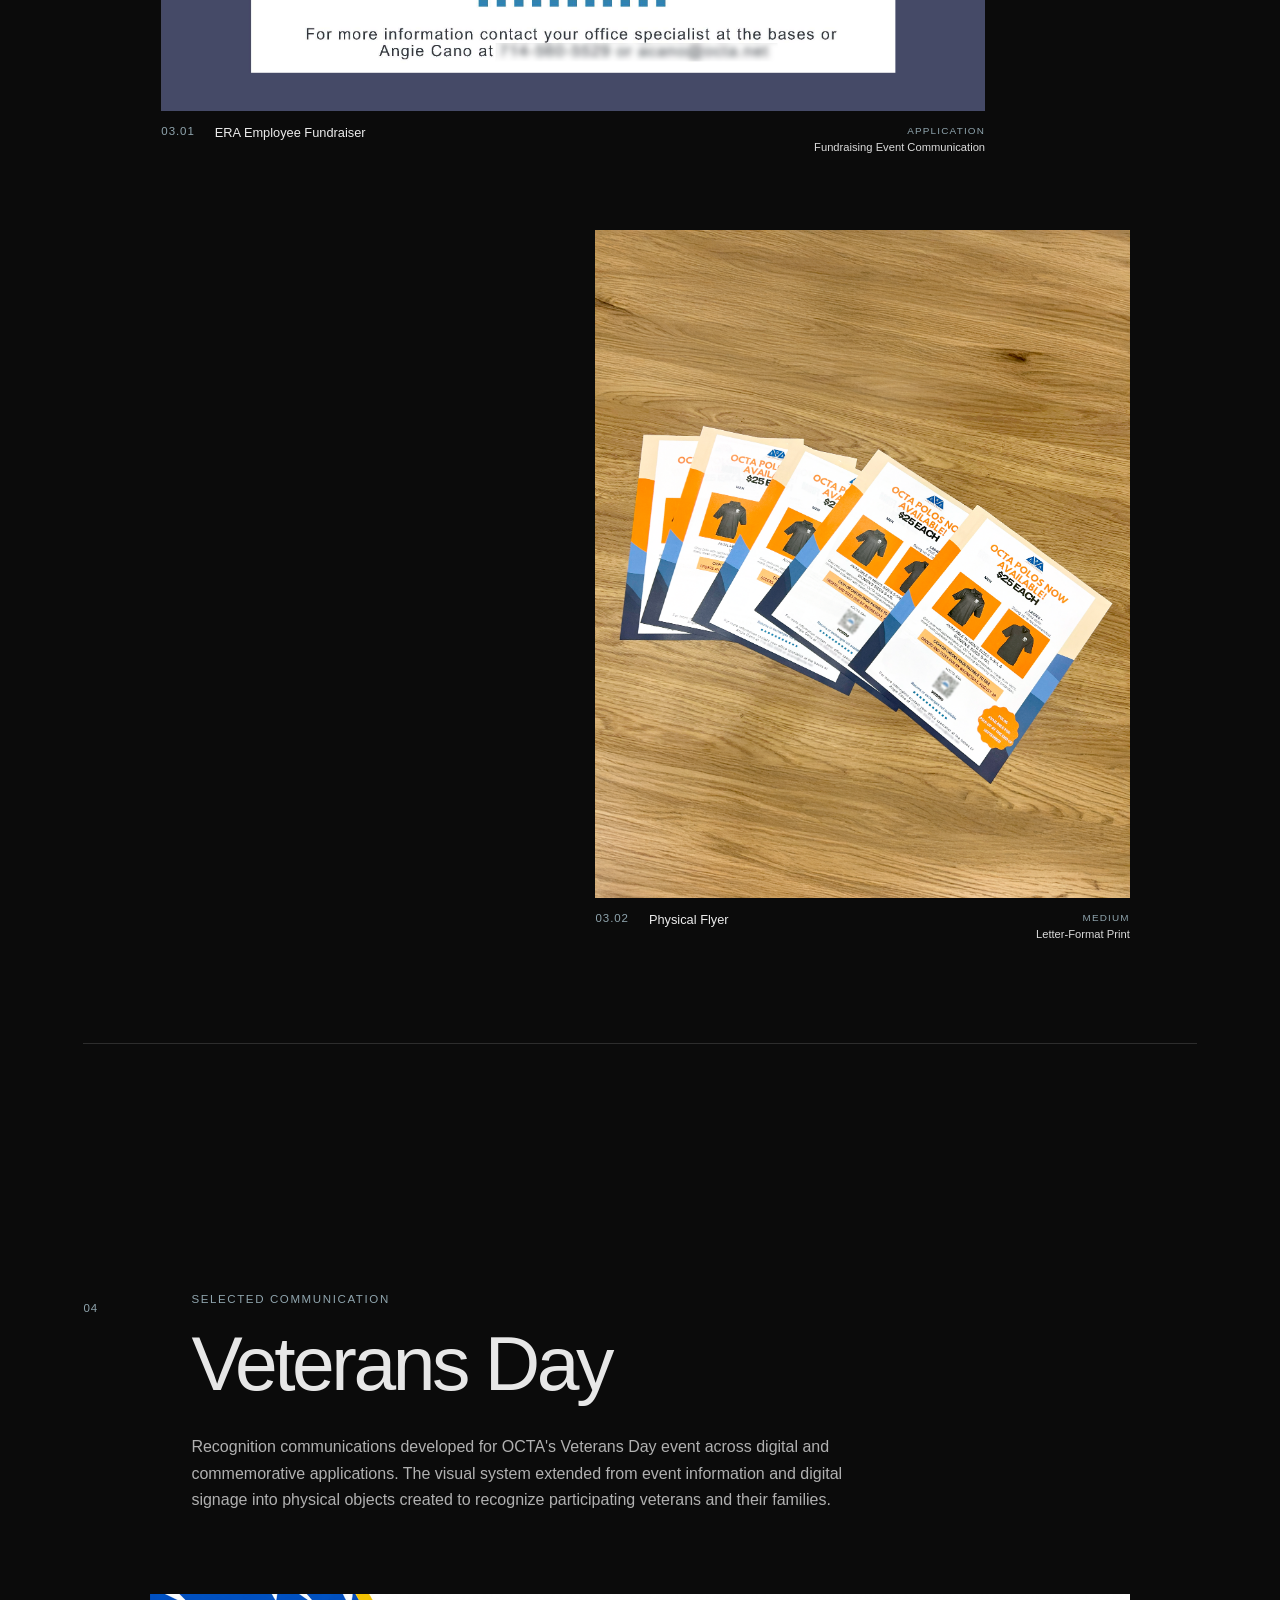
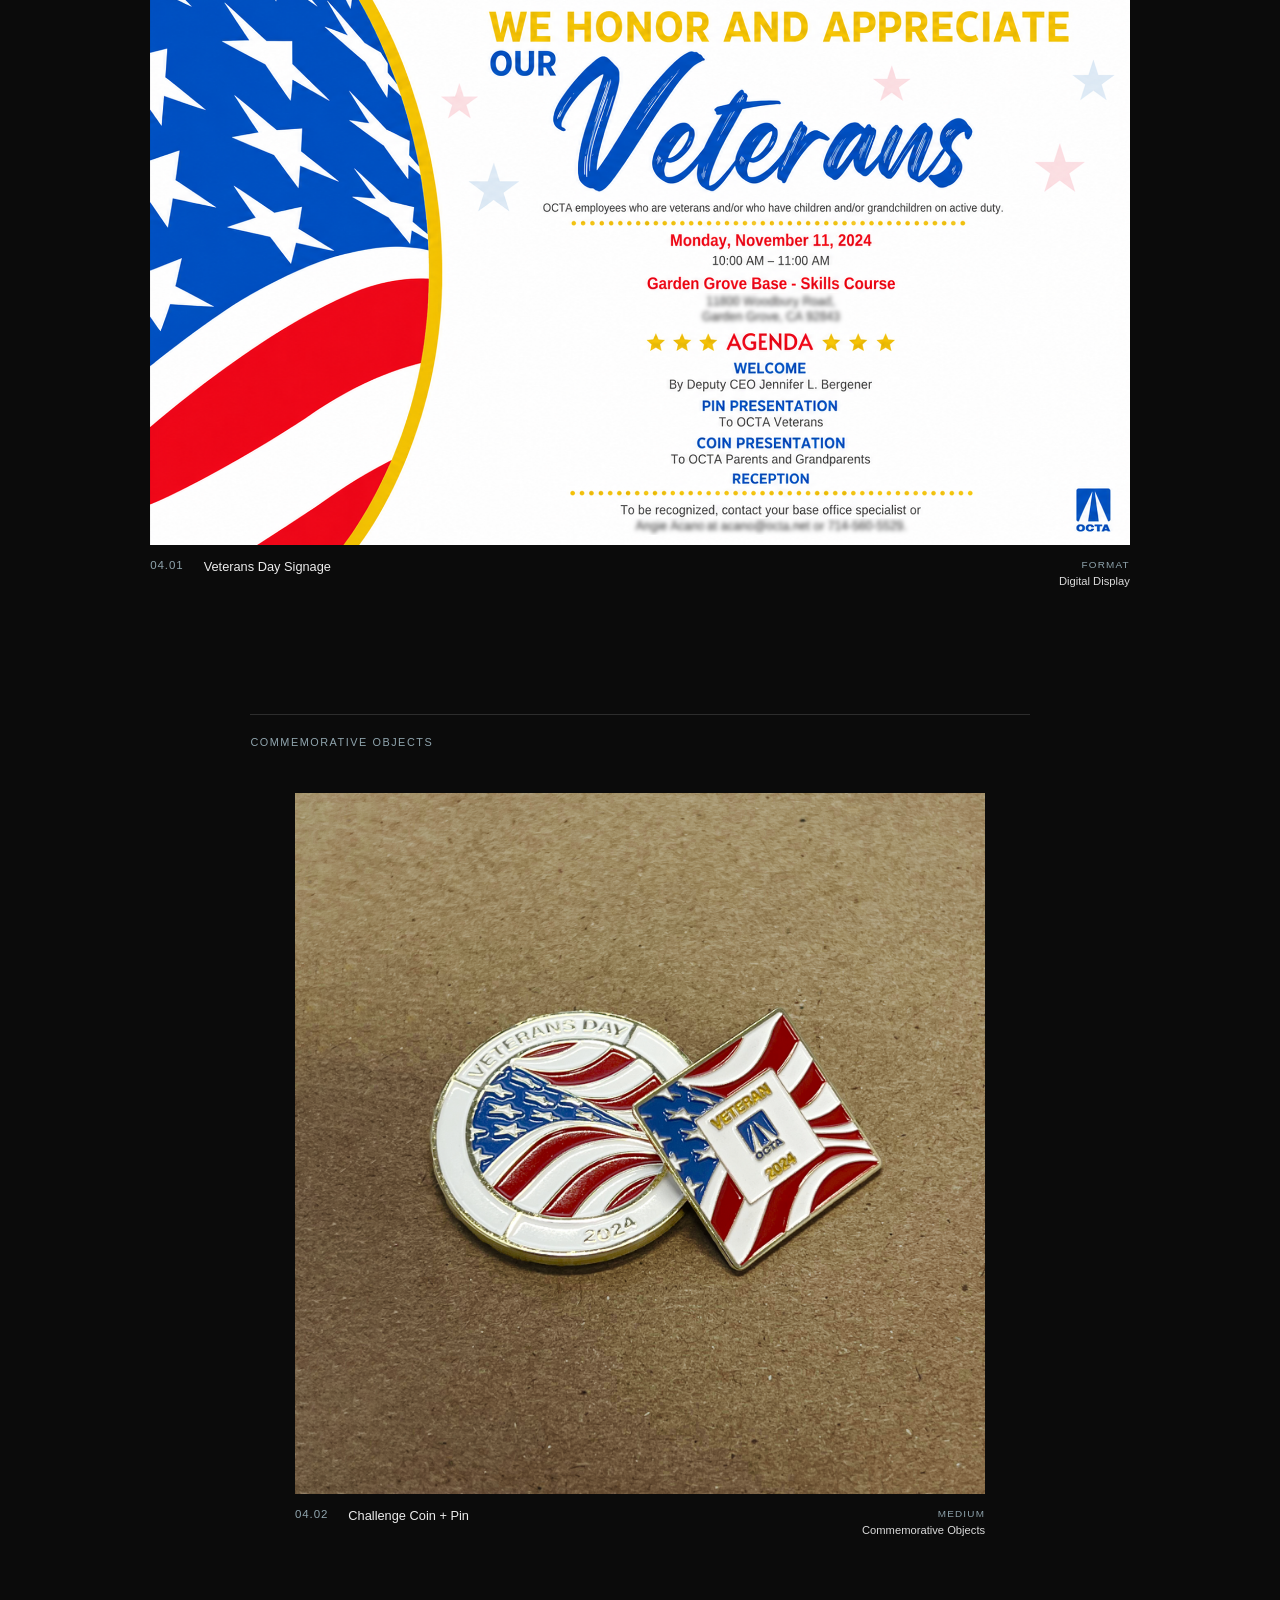
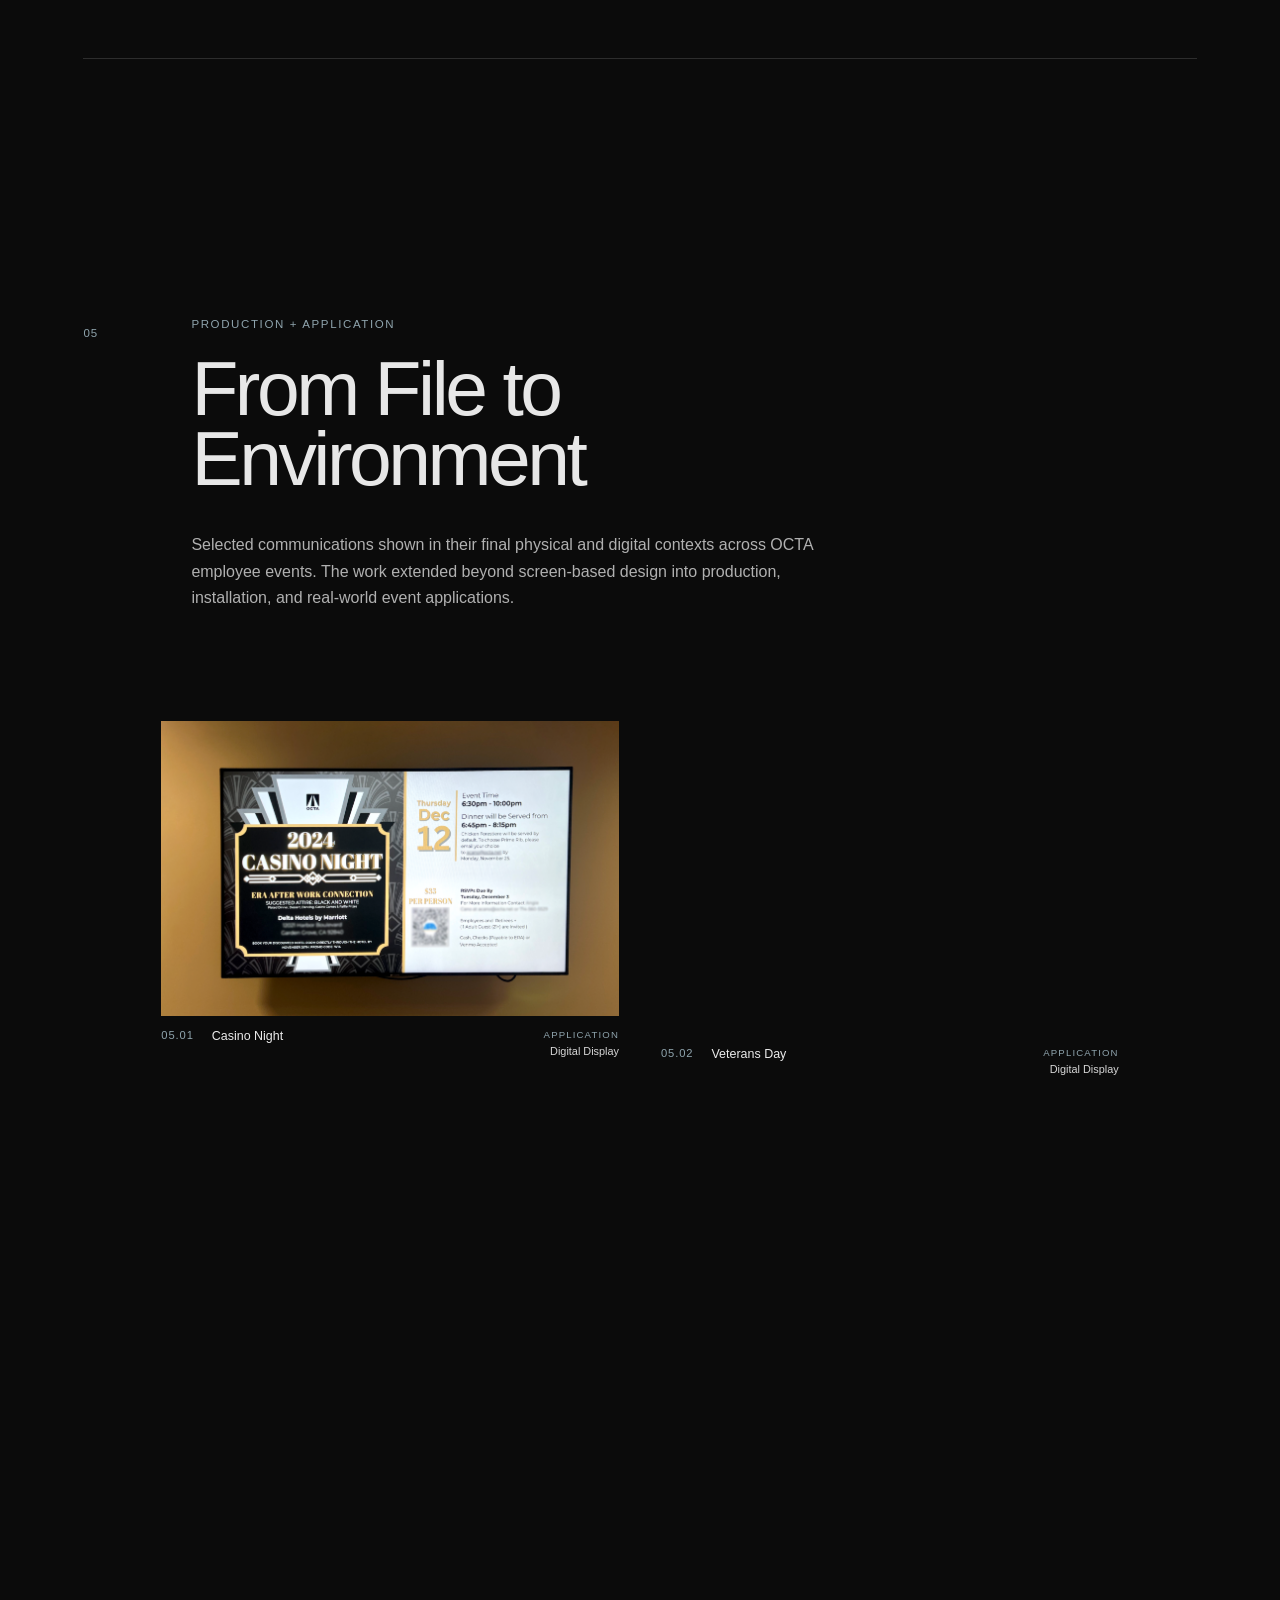
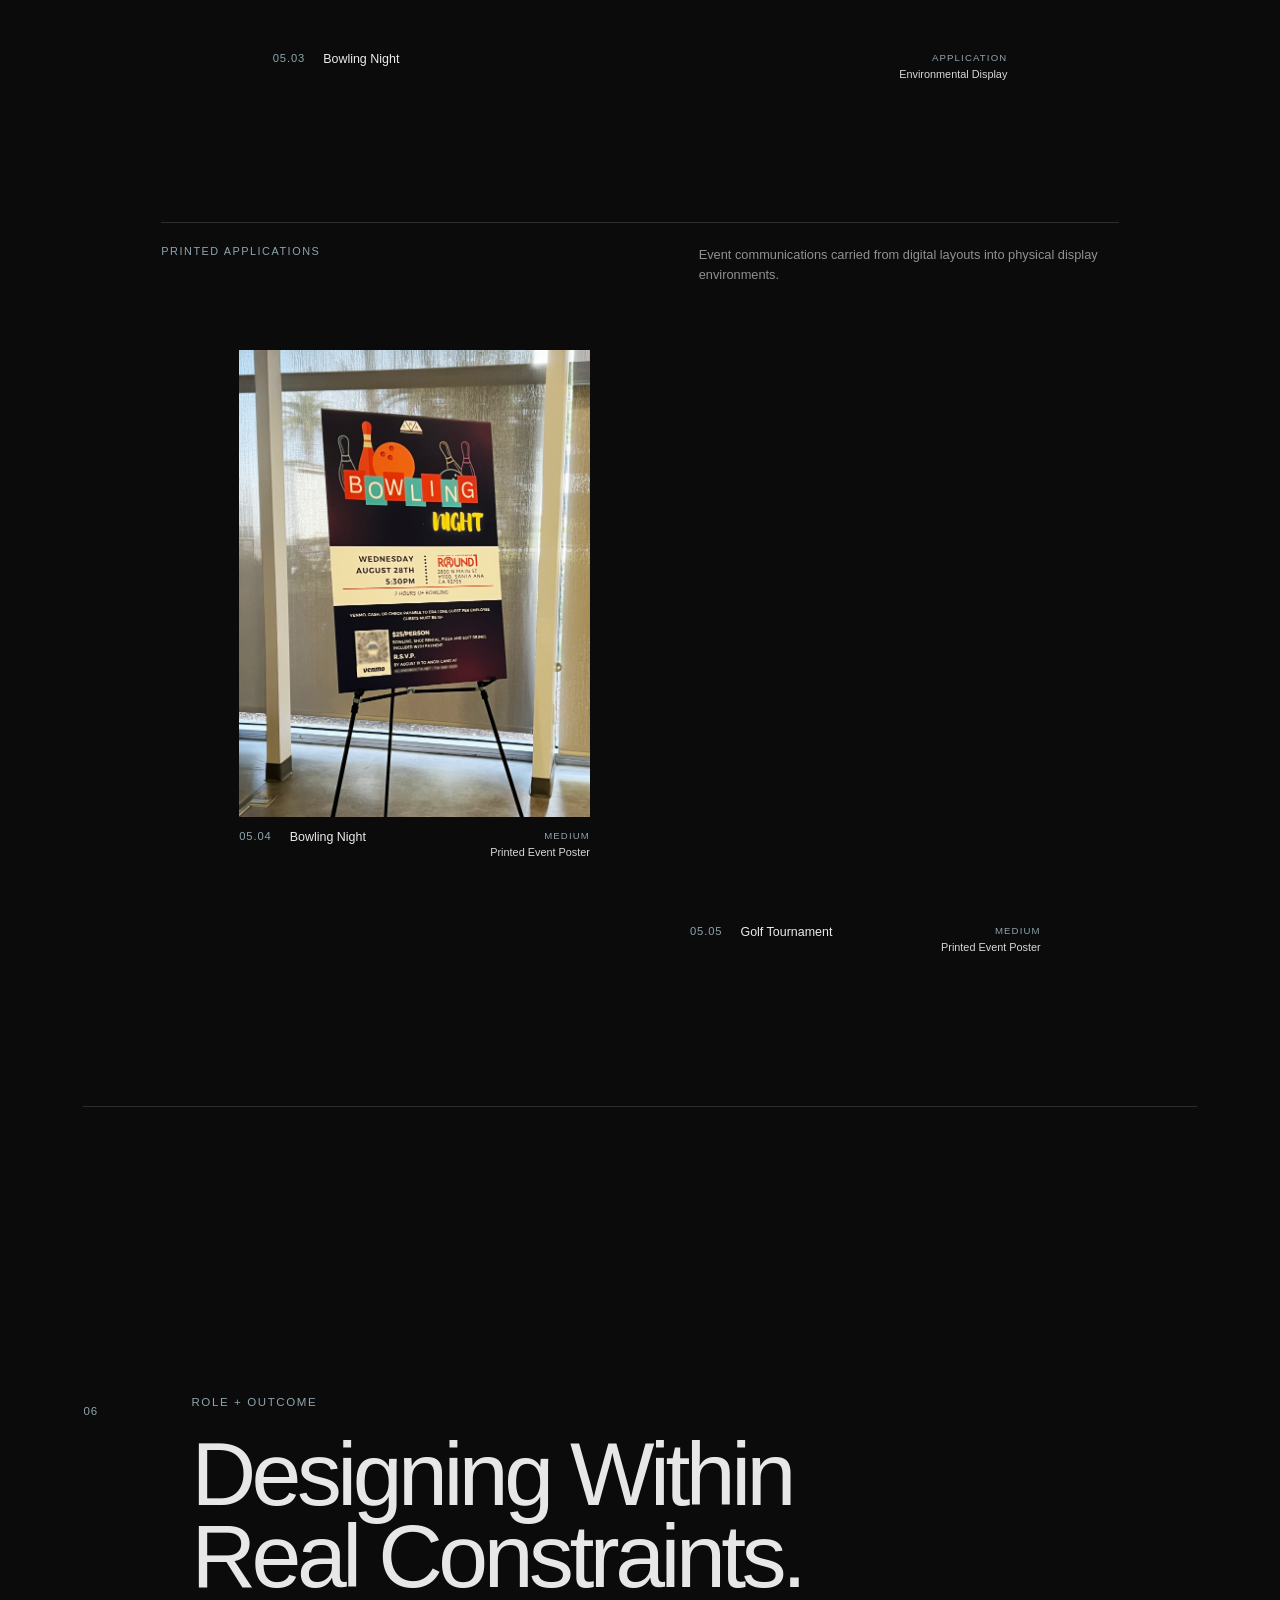
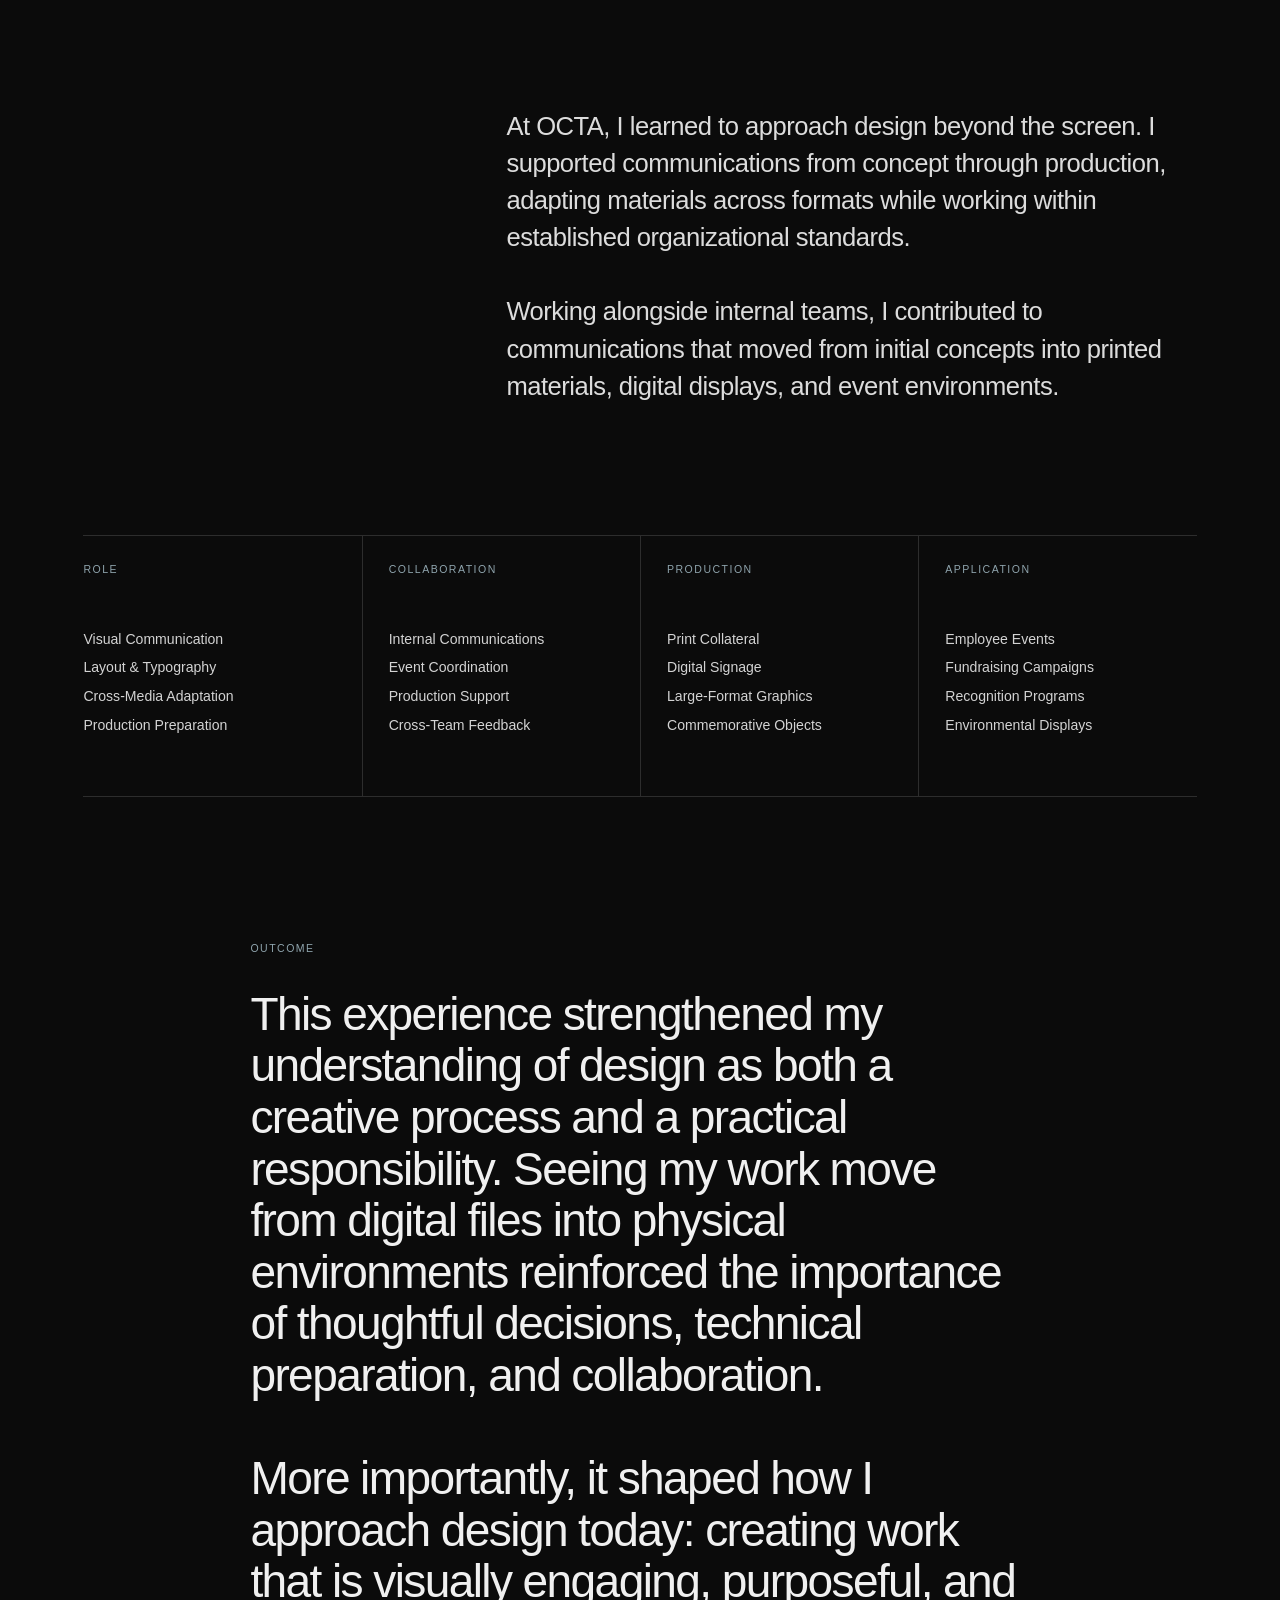
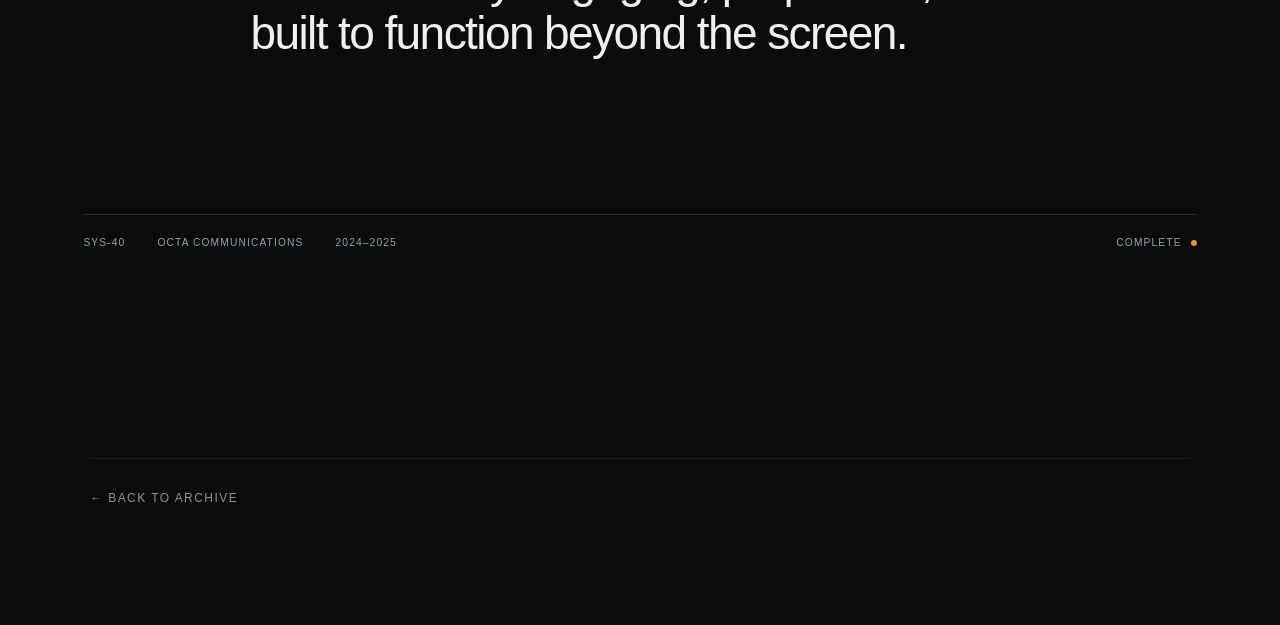
<file: octa-communications.html>
<!DOCTYPE html>
<html lang="en">
<head>
  <meta charset="UTF-8" />
  <meta name="viewport" content="width=device-width, initial-scale=1.0"/>
  <title>OCTA Communications — L.Design</title>

  <link rel="stylesheet" href="style.css" />
</head>

<body>
  <div class="bg-texture">

    <nav class="nav-strip" role="navigation" aria-label="Main navigation">
      <div class="nav-zone nav-zone--left">
        <div class="nav-identity">
          <span class="nav-identity__name">L.Design</span>
          <span class="nav-identity__role">Graphic Designer</span>
        </div>
      </div>

      <div class="nav-zone nav-zone--center"></div>

      <div class="nav-zone nav-zone--right">
        <div class="nav-links">
          <a href="index.html#archive">
            <span class="nav-link__index">01.</span>
            <span class="nav-link__label">Archive</span>
          </a>
          <a href="index.html#about">
            <span class="nav-link__index">02.</span>
            <span class="nav-link__label">Info</span>
          </a>
          <a href="index.html#contact">
            <span class="nav-link__index">03.</span>
            <span class="nav-link__label">Contact</span>
          </a>
        </div>
      </div>
    </nav>

    <main class="project-page octa-project">

  <!-- =========================================
       SYS-40 / PROJECT RECORD
  ========================================== -->

  <header class="octa-record">

    <div class="octa-record__index">
      <span>ARCHIVE 08</span>
      <span>SYS-40</span>
      <span>SELECTED WORK ●</span>
    </div>

    <div class="octa-record__heading">
      <p class="octa-record__eyebrow">ORANGE COUNTY TRANSPORTATION AUTHORITY</p>

      <h1>OCTA</h1>

      <p class="octa-record__title">
        Communications Design
      </p>

      <p class="octa-record__year">
        2024–2025
      </p>
    </div>

    <div class="octa-record__meta">

      <div class="octa-meta-item">
        <span class="octa-meta-item__label">Role</span>
        <p>Graphic Design Intern</p>
      </div>

      <div class="octa-meta-item">
        <span class="octa-meta-item__label">Disciplines</span>
        <p>
          Print<br>
          Digital<br>
          Production
        </p>
      </div>

      <div class="octa-meta-item">
        <span class="octa-meta-item__label">Organization</span>
        <p>
          Orange County<br>
          Transportation Authority
        </p>
      </div>

      <div class="octa-meta-item">
        <span class="octa-meta-item__label">Deliverables</span>
        <p>
          Event Communications<br>
          Digital Signage<br>
          Printed Collateral<br>
          Commemorative Objects
        </p>
      </div>

    </div>

  </header>


  <!-- =========================================
       CASE STUDY CONTENT
       Temporary placeholders
  ========================================== -->

  <div class="octa-case-study">

  <!-- =====================================================
      01 — CASINO NIGHT
  ====================================================== -->

<section class="octa-specimen octa-specimen--casino">

  <!-- SECTION HEADER -->
  <header class="octa-specimen__header">

    <div class="octa-specimen__number">
      01
    </div>

    <div class="octa-specimen__heading">
      <span class="octa-specimen__label">
        SELECTED COMMUNICATION
      </span>

      <h2>Casino Night</h2>

      <p>
        An internal event communication system developed across
        digital signage, digital distribution, and printed collateral.
        The visual language was adapted across formats while maintaining
        hierarchy, event recognition, and production consistency.
      </p>
    </div>

  </header>


  <!-- 01.01 — DIGITAL SIGNAGE -->
  <figure class="octa-artifact octa-artifact--signage">

    <div class="octa-artifact__media">
      <img
        src="images/ARCHIVE 08-Communications Design/SYS-40 OCTA Communications/01-casino-night/casino-night-signage.webp"
        alt="Casino Night digital signage designed for OCTA"
        loading="lazy"
        decoding="async"
      >
    </div>

    <figcaption class="octa-artifact__caption">

      <div>
        <span class="octa-artifact__id">01.01</span>
        <strong>Digital Signage</strong>
      </div>

      <div class="octa-artifact__spec">
        <span>Format</span>
        <p>16:9 / Digital Display</p>
      </div>

    </figcaption>

  </figure>


  <!-- SECONDARY ARTIFACTS -->
  <div class="octa-artifact-pair">


    <!-- 01.02 — DIGITAL FLYER -->
    <figure class="octa-artifact octa-artifact--flyer">

      <div class="octa-artifact__media">
        <img
          src="images/ARCHIVE 08-Communications Design/SYS-40 OCTA Communications/01-casino-night/casino-night-flyer.webp"
          alt="Casino Night digital flyer designed for OCTA"
          loading="lazy"
          decoding="async"
        >
      </div>

      <figcaption class="octa-artifact__caption">

        <div>
          <span class="octa-artifact__id">01.02</span>
          <strong>Digital Flyer</strong>
        </div>

        <div class="octa-artifact__spec">
          <span>Application</span>
          <p>Digital Distribution</p>
        </div>

      </figcaption>

    </figure>


    <!-- 01.03 — PHYSICAL APPLICATION -->
    <figure class="octa-artifact octa-artifact--physical">

      <div class="octa-artifact__media">
        <img
          src="images/ARCHIVE 08-Communications Design/SYS-40 OCTA Communications/01-casino-night/casino-night-print.webp"
          alt="Printed Casino Night communication materials"
          loading="lazy"
          decoding="async"
        >
      </div>

      <figcaption class="octa-artifact__caption">

        <div>
          <span class="octa-artifact__id">01.03</span>
          <strong>Print Application</strong>
        </div>

        <div class="octa-artifact__spec">
          <span>Medium</span>
          <p>Physical Collateral</p>
        </div>

      </figcaption>

    </figure>

  </div>

</section>

   <!-- =====================================================
     02 — EMPLOYEE EVENTS
     ===================================================== -->

<section class="octa-employee">

  <!-- SECTION INTRO -->
  <div class="octa-employee__intro">

    <p class="octa-employee__index">02</p>

    <div>
      <span class="octa-employee__kicker">
        Selected Communication
      </span>

      <h2 class="octa-employee__title">
        Employee Events
      </h2>

      <p class="octa-employee__description">
        Event communications developed to promote internal employee
        activities across digital and physical touchpoints. Visual systems
        were adapted to each event while maintaining clear hierarchy,
        accessible information, and production-ready layouts.
      </p>
    </div>

  </div>

  <!-- ===================================================
       02.01 — BOWLING NIGHT
       PRIMARY ARTIFACT
       =================================================== -->

  <figure class="octa-employee__primary">

    <div class="octa-employee__primary-media">
      <img
        src="images/ARCHIVE 08-Communications Design/SYS-40 OCTA Communications/02-employee-events/bowling-night-poster.webp.webp"
        alt="Bowling Night employee event flyer designed for OCTA"
        loading="lazy"
        decoding="async"
      >
    </div>

    <figcaption class="octa-employee__meta">

      <span class="octa-employee__artifact-number">
        02.01
      </span>

      <p class="octa-employee__artifact-name">
        Bowling Night
      </p>

      <div class="octa-employee__artifact-detail">
        <span>Application</span>
        <p>Employee Event Communication</p>
      </div>

    </figcaption>

  </figure>


  <!-- ===================================================
       02.02 — PHYSICAL POSTER
       SUPPORTING ARTIFACT
       =================================================== -->

  <figure class="octa-employee__supporting">

    <div class="octa-employee__supporting-media">
      <img
        src="images/ARCHIVE 08-Communications Design/SYS-40 OCTA Communications/02-employee-events/bowling-night-print-production.webp"
        alt="Bowling Night event poster displayed as a physical printed application"
        loading="lazy"
        decoding="async"
      >
    </div>

    <figcaption class="octa-employee__meta">

      <span class="octa-employee__artifact-number">
        02.02
      </span>

      <p class="octa-employee__artifact-name">
        Physical Poster
      </p>

      <div class="octa-employee__artifact-detail">
        <span>Medium</span>
        <p>Printed Collateral</p>
      </div>

    </figcaption>

  </figure>


  <!-- SECTION END -->
  <div class="octa-employee__end" aria-hidden="true"></div>

</section>

<!-- =====================================================
     03 — FUNDRAISING COMMUNICATIONS
     ===================================================== -->

<section class="octa-fundraising">

  <div class="octa-fundraising__intro">

    <p class="octa-fundraising__index">03</p>

    <div>
      <span class="octa-fundraising__kicker">
        Selected Communication
      </span>

      <h2 class="octa-fundraising__title">
        Fundraising Communications
      </h2>

      <p class="octa-fundraising__description">
        Promotional communications developed for an employee fundraiser,
        translating event information into a clear visual
        hierarchy across digital distribution and large-format
        printed applications.
      </p>
    </div>

  </div>


  <!-- 03.01 — ERA Employee Fundraiser -->

  <figure class="octa-fundraising__primary">

    <div class="octa-fundraising__primary-media">
      <img
        src="images/ARCHIVE 08-Communications Design/SYS-40 OCTA Communications/03-fundraising communications/polo-apparel-fundraiser_flyer.webp"
        alt="ERA employee fundraiser promotional communication designed for OCTA"
        loading="lazy"
        decoding="async"
      >
    </div>

    <figcaption class="octa-fundraising__meta">

      <span class="octa-fundraising__artifact-number">
        03.01
      </span>

      <p class="octa-fundraising__artifact-name">
        ERA Employee Fundraiser
      </p>

      <div class="octa-fundraising__artifact-detail">
        <span>Application</span>
        <p>Fundraising Event Communication</p>
      </div>

    </figcaption>

  </figure>


  <!-- 03.02 — PHYSICAL APPLICATION -->

  <figure class="octa-fundraising__supporting">

    <div class="octa-fundraising__supporting-media">
      <img
        src="images/ARCHIVE 08-Communications Design/SYS-40 OCTA Communications/03-fundraising communications/polo-apparel-fundraiser_flyer-printed.webp"
        alt="ERA Employee Fundraiser flyer displayed as a physical printed application"
        loading="lazy"
        decoding="async"
      >
    </div>

    <figcaption class="octa-fundraising__meta">

      <span class="octa-fundraising__artifact-number">
        03.02
      </span>

      <p class="octa-fundraising__artifact-name">
        Physical Flyer
      </p>

      <div class="octa-fundraising__artifact-detail">
        <span>Medium</span>
        <p>Letter-Format Print</p>
      </div>

    </figcaption>

  </figure>


  <div
    class="octa-fundraising__end"
    aria-hidden="true">
  </div>

</section>

   <!-- =====================================================
     04 — VETERANS DAY
     ===================================================== -->

<section class="octa-veterans">

  <!-- SECTION INTRO -->

  <div class="octa-veterans__intro">

    <p class="octa-veterans__index">04</p>

    <div>

      <span class="octa-veterans__kicker">
        Selected Communication
      </span>

      <h2 class="octa-veterans__title">
        Veterans Day
      </h2>

      <p class="octa-veterans__description">
        Recognition communications developed for OCTA's Veterans Day
        event across digital and commemorative applications. The visual
        system extended from event information and digital signage into
        physical objects created to recognize participating veterans
        and their families.
      </p>

    </div>

  </div>


  <!-- ===================================================
       04.01 — DIGITAL SIGNAGE
       =================================================== -->

  <figure class="octa-veterans__signage">

    <div class="octa-veterans__signage-media">

      <img
        src="images/ARCHIVE 08-Communications Design/SYS-40 OCTA Communications/04-veterans-day/veterans-day-signage.webp"
        alt="Veterans Day digital signage designed for OCTA"
        loading="lazy"
        decoding="async"
      >

    </div>

    <figcaption class="octa-veterans__meta">

      <span class="octa-veterans__artifact-number">
        04.01
      </span>

      <p class="octa-veterans__artifact-name">
        Veterans Day Signage
      </p>

      <div class="octa-veterans__artifact-detail">

        <span>Format</span>

        <p>
          Digital Display
        </p>

      </div>

    </figcaption>

  </figure>


  <!-- ===================================================
       COMMEMORATIVE OBJECTS
       =================================================== -->

  <div class="octa-veterans__object-intro">

    <span class="octa-veterans__object-label">
      Commemorative Objects
    </span>

  </div>


  <!-- ===================================================
       04.02 — CHALLENGE COIN + PIN
       =================================================== -->

  <figure class="octa-veterans__objects">

    <div class="octa-veterans__objects-media">

      <img
        src="images/ARCHIVE 08-Communications Design/SYS-40 OCTA Communications/04-veterans-day/veterans-day-coin-pin.webp"
        alt="Veterans Day commemorative challenge coin and pin produced for OCTA"
        loading="lazy"
        decoding="async"
      >

    </div>

    <figcaption class="octa-veterans__meta">

      <span class="octa-veterans__artifact-number">
        04.02
      </span>

      <p class="octa-veterans__artifact-name">
        Challenge Coin + Pin
      </p>

      <div class="octa-veterans__artifact-detail">

        <span>Medium</span>

        <p>
          Commemorative Objects
        </p>

      </div>

    </figcaption>

  </figure>


  <!-- SECTION END -->

  <div
    class="octa-veterans__end"
    aria-hidden="true">
  </div>

</section>

   <!-- =====================================================
     05 — PRODUCTION + APPLICATION
     ===================================================== -->

<section class="octa-production">

  <!-- SECTION INTRO -->

  <div class="octa-production__intro">

    <p class="octa-production__index">05</p>

    <div class="octa-production__intro-content">

      <span class="octa-production__kicker">
        Production + Application
      </span>

      <h2 class="octa-production__title">
        From File to<br>Environment
      </h2>

      <p class="octa-production__description">
        Selected communications shown in their final physical and
        digital contexts across OCTA employee events. The work extended
        beyond screen-based design into production, installation, and
        real-world event applications.
      </p>

    </div>

  </div>


  <!-- ===================================================
       05.01 + 05.02 — DIGITAL DISPLAYS
       =================================================== -->

  <div class="octa-production__display-grid">


    <!-- CASINO NIGHT -->

    <figure class="octa-production__artifact">

      <div class="octa-production__media">
        <img
          src="images/ARCHIVE 08-Communications Design/SYS-40 OCTA Communications/05-production-application/production-casino-display.webp"
          alt="Casino Night communication displayed on an OCTA digital screen"
          loading="lazy"
          decoding="async"
        >
      </div>

      <figcaption class="octa-production__meta">

        <span class="octa-production__number">
          05.01
        </span>

        <p class="octa-production__name">
          Casino Night
        </p>

        <div class="octa-production__detail">
          <span>Application</span>
          <p>Digital Display</p>
        </div>

      </figcaption>

    </figure>


    <!-- VETERANS DAY -->

    <figure class="octa-production__artifact">

      <div class="octa-production__media">
        <img
          src="images/ARCHIVE 08-Communications Design/SYS-40 OCTA Communications/05-production-application/production-veterans-display.webp"
          alt="Veterans Day communication displayed on an OCTA digital screen"
          loading="lazy"
          decoding="async"
        >
      </div>

      <figcaption class="octa-production__meta">

        <span class="octa-production__number">
          05.02
        </span>

        <p class="octa-production__name">
          Veterans Day
        </p>

        <div class="octa-production__detail">
          <span>Application</span>
          <p>Digital Display</p>
        </div>

      </figcaption>

    </figure>

  </div>


  <!-- ===================================================
       05.03 — BOWLING DISPLAY
       =================================================== -->

  <figure class="octa-production__feature">

    <div class="octa-production__feature-media">
      <img
        src="images/ARCHIVE 08-Communications Design/SYS-40 OCTA Communications/05-production-application/production-bowling-display.webp"
        alt="Bowling Night communication displayed on an OCTA digital screen"
        loading="lazy"
        decoding="async"
      >
    </div>

    <figcaption class="octa-production__meta">

      <span class="octa-production__number">
        05.03
      </span>

      <p class="octa-production__name">
        Bowling Night
      </p>

      <div class="octa-production__detail">
        <span>Application</span>
        <p>Environmental Display</p>
      </div>

    </figcaption>

  </figure>


  <!-- ===================================================
       PRINTED APPLICATIONS
       =================================================== -->

  <div class="octa-production__print-heading">

    <span>
      Printed Applications
    </span>

    <p>
      Event communications carried from digital layouts into
      physical display environments.
    </p>

  </div>


  <!-- ===================================================
       05.04 + 05.05 — EVENT POSTERS
       =================================================== -->

  <div class="octa-production__poster-grid">


    <!-- BOWLING -->

    <figure class="octa-production__poster">

      <div class="octa-production__poster-media">
        <img
          src="images/ARCHIVE 08-Communications Design/SYS-40 OCTA Communications/05-production-application/production-bowling-poster.webp"
          alt="Bowling Night poster installed on an event display easel"
          loading="lazy"
          decoding="async"
        >
      </div>

      <figcaption class="octa-production__meta">

        <span class="octa-production__number">
          05.04
        </span>

        <p class="octa-production__name">
          Bowling Night
        </p>

        <div class="octa-production__detail">
          <span>Medium</span>
          <p>Printed Event Poster</p>
        </div>

      </figcaption>

    </figure>


    <!-- GOLF -->

    <figure class="octa-production__poster octa-production__poster--offset">

      <div class="octa-production__poster-media">
        <img
          src="images/ARCHIVE 08-Communications Design/SYS-40 OCTA Communications/05-production-application/production-golf-poster.webp"
          alt="Golf Tournament poster installed on an event display easel"
          loading="lazy"
          decoding="async"
        >
      </div>

      <figcaption class="octa-production__meta">

        <span class="octa-production__number">
          05.05
        </span>

        <p class="octa-production__name">
          Golf Tournament
        </p>

        <div class="octa-production__detail">
          <span>Medium</span>
          <p>Printed Event Poster</p>
        </div>

      </figcaption>

    </figure>

  </div>

  <!-- SECTION END -->

  <div
    class="octa-production__end"
    aria-hidden="true">
  </div>

</section>

   <!-- =====================================================
     06 — ROLE + OUTCOME
     ===================================================== -->

<section class="octa-outcome">

  <!-- SECTION HEADER -->

  <div class="octa-outcome__header">

    <span class="octa-outcome__index">06</span>

    <div class="octa-outcome__heading">

      <span class="octa-outcome__kicker">
        Role + Outcome
      </span>

      <h2>
        Designing Within<br>
        Real Constraints.
      </h2>

    </div>

  </div>

  <!-- INTRO STATEMENT -->

  <div class="octa-outcome__statement">

    <p>
      At OCTA, I learned to approach design beyond the screen. I supported communications from
     concept through production, adapting materials across formats while working within established
     organizational standards.

      <br><br>
      Working alongside internal teams, I contributed to communications that moved from initial concepts 
      into printed materials, digital displays, and event environments.
    </p>

  </div>

  <!-- RESPONSIBILITIES -->

  <div class="octa-outcome__responsibilities">

    <!-- ROLE -->

    <div class="octa-outcome__column">

      <span class="octa-outcome__label">
        Role
      </span>

      <ul>
        <li>Visual Communication</li>
        <li>Layout & Typography</li>
        <li>Cross-Media Adaptation</li>
        <li>Production Preparation</li>
      </ul>

    </div>

    <!-- COLLABORATION -->

    <div class="octa-outcome__column">

      <span class="octa-outcome__label">
        Collaboration
      </span>

      <ul>
        <li>Internal Communications</li>
        <li>Event Coordination</li>
        <li>Production Support</li>
        <li>Cross-Team Feedback</li>
      </ul>

    </div>

    <!-- PRODUCTION -->

    <div class="octa-outcome__column">

      <span class="octa-outcome__label">
        Production
      </span>

      <ul>
        <li>Print Collateral</li>
        <li>Digital Signage</li>
        <li>Large-Format Graphics</li>
        <li>Commemorative Objects</li>
      </ul>

    </div>

    <!-- APPLICATION -->

    <div class="octa-outcome__column">

      <span class="octa-outcome__label">
        Application
      </span>

      <ul>
        <li>Employee Events</li>
        <li>Fundraising Campaigns</li>
        <li>Recognition Programs</li>
        <li>Environmental Displays</li>
      </ul>

    </div>

  </div>

  <!-- OUTCOME -->

  <div class="octa-outcome__result">

    <span class="octa-outcome__label">
      Outcome
    </span>

    <p>
      This experience strengthened my understanding of design as both a creative process and a practical responsibility. 
      Seeing my work move from digital files into physical environments reinforced the importance of thoughtful decisions, 
      technical preparation, and collaboration.<br><br>
      More importantly, it shaped how I approach design today: creating work that is visually engaging, purposeful, 
      and built to function beyond the screen.
    </p>

  </div>

  <!-- SYSTEM CLOSURE -->

  <footer class="octa-outcome__footer">

    <div class="octa-outcome__system">

      <span>SYS-40</span>
      <span>OCTA Communications</span>
      <span>2024–2025</span>

    </div>

    <div class="octa-outcome__status">
      <span>Complete</span>
      <span class="octa-outcome__status-dot" aria-hidden="true"></span>
    </div>

  </footer>

</section>

  </div>

  <!-- =========================================
       PROJECT NAVIGATION
  ========================================== -->

  <section class="project-next">

  <a href="index.html#sys-40" class="project-back">
  ← Back to Archive
</a>

  </section>

</main>

  </div>

  <a href="#" class="return-top">↑ Top</a>
</body>
</html>
</html>
</file>
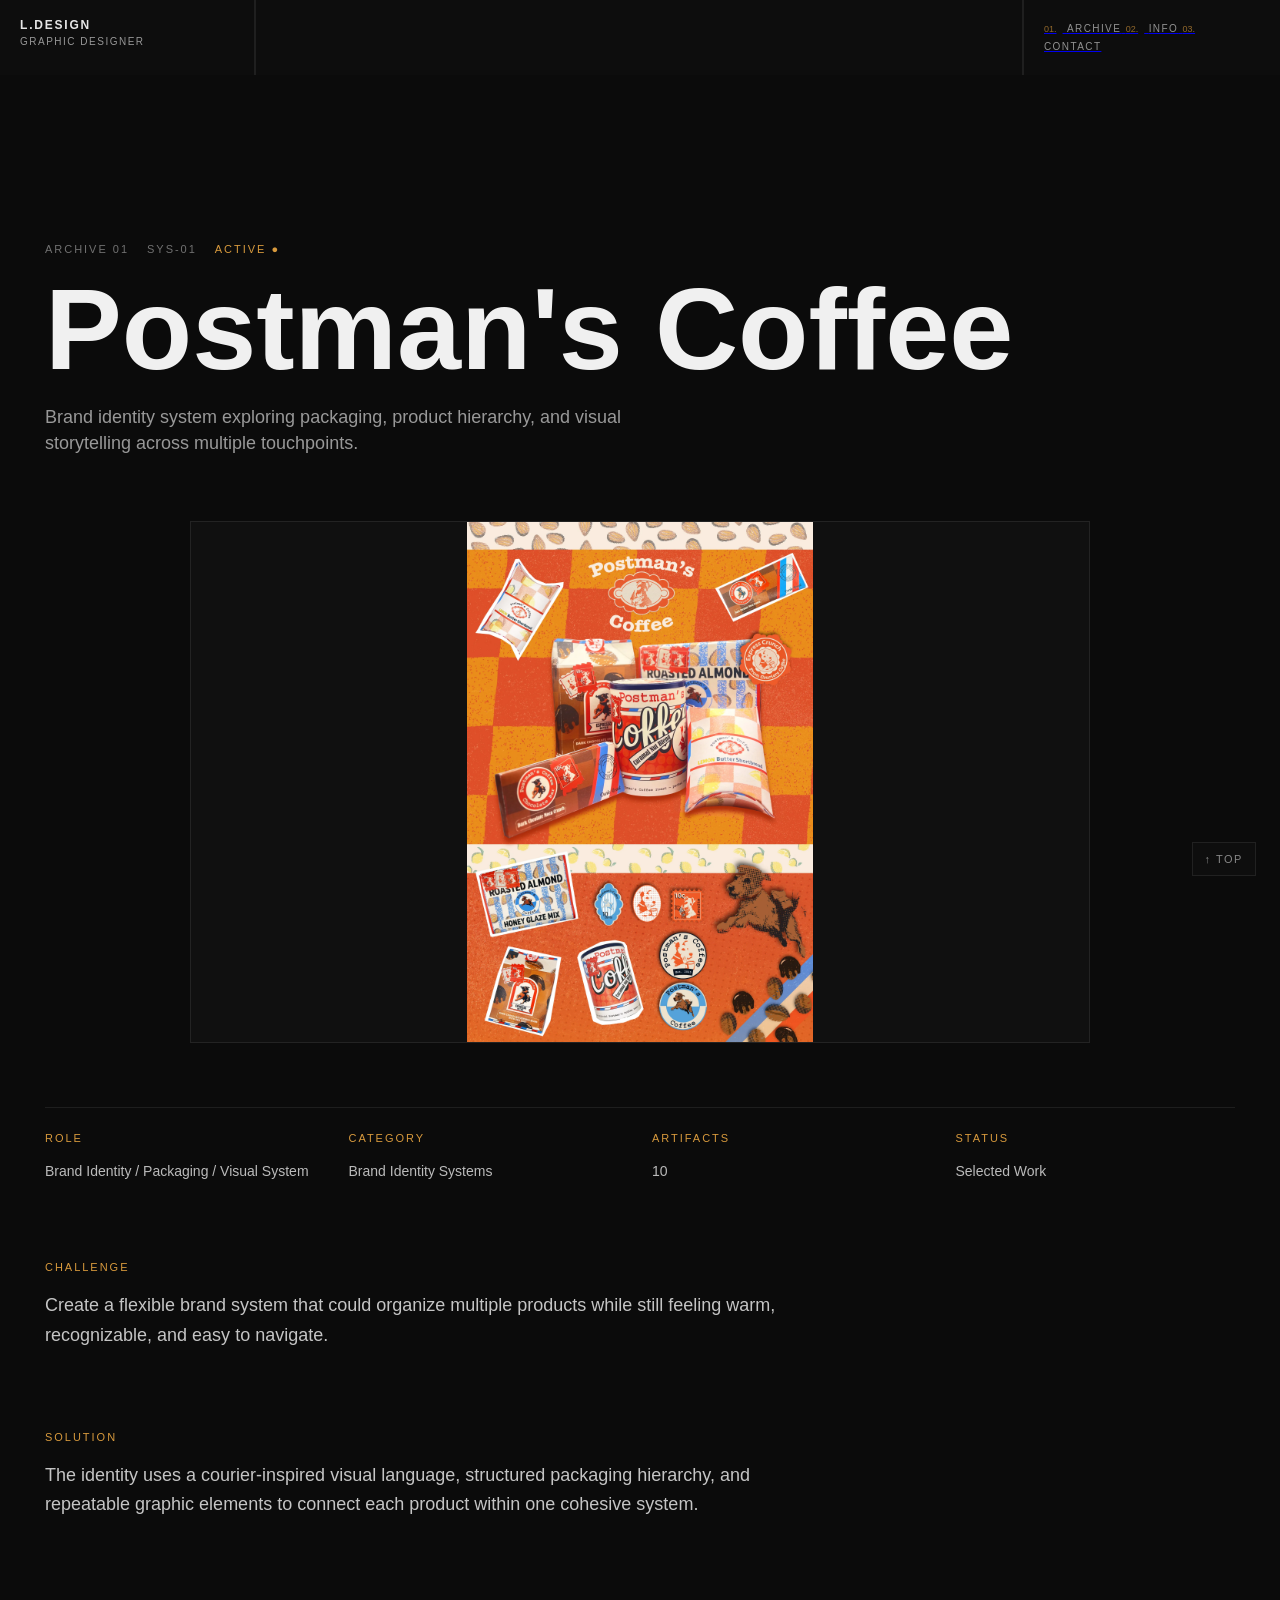
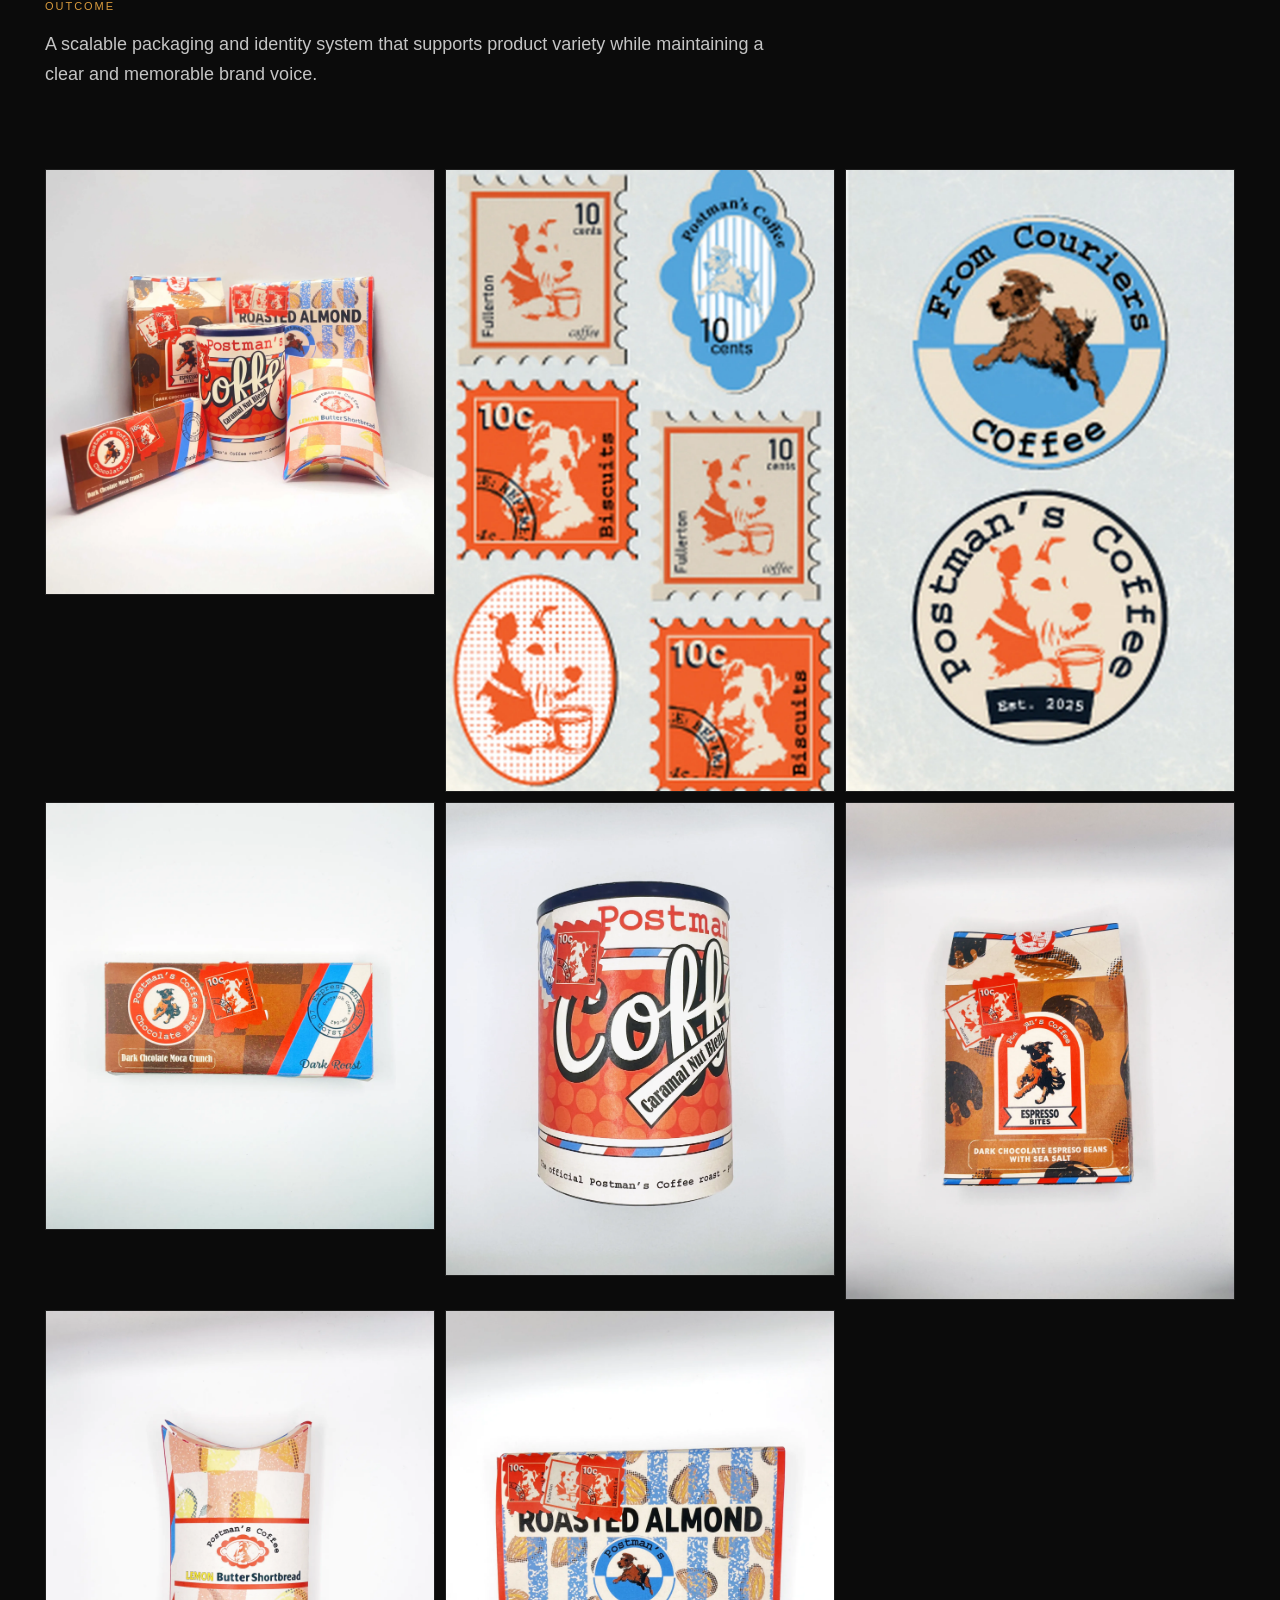
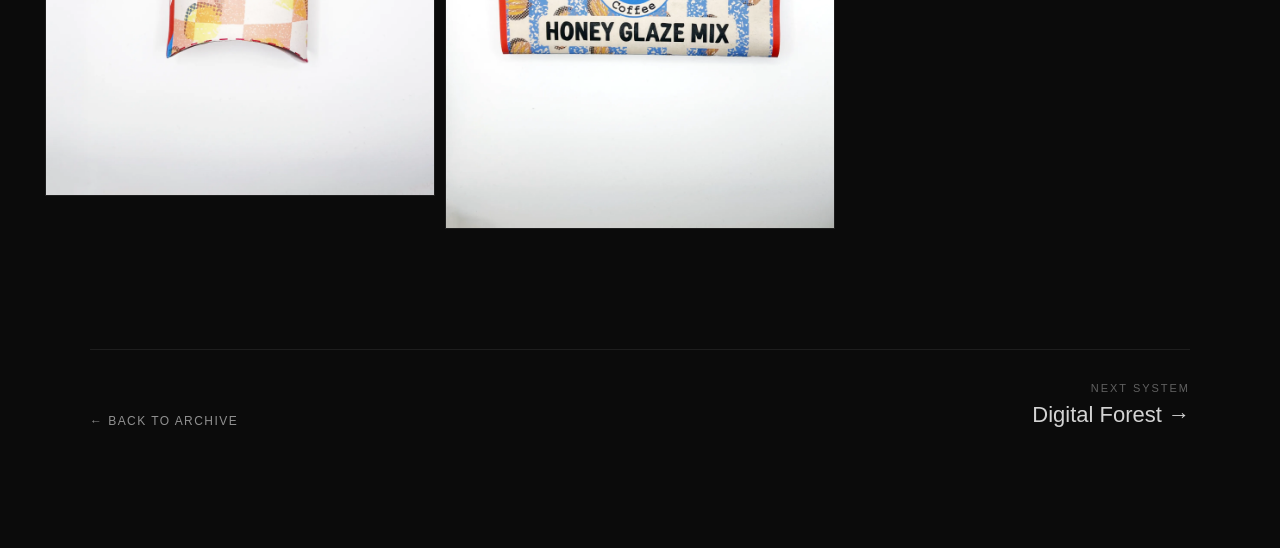
<file: postmans-coffee.html>
<!DOCTYPE html>
<html lang="en">
<head>
  <meta charset="UTF-8" />
  <meta name="viewport" content="width=device-width, initial-scale=1.0"/>
  <title>Postman's Coffee — Luis Portfolio</title>

  <link rel="stylesheet" href="style.css" />
</head>

<body>
  <div class="bg-texture">

    <nav class="nav-strip" role="navigation" aria-label="Main navigation">
      <div class="nav-zone nav-zone--left">
        <div class="nav-identity">
          <span class="nav-identity__name">L.Design</span>
          <span class="nav-identity__role">Graphic Designer</span>
        </div>
      </div>

      <div class="nav-zone nav-zone--center"></div>

      <div class="nav-zone nav-zone--right">
        <div class="nav-links">
          <a href="index.html#archive">
            <span class="nav-link__index">01.</span>
            <span class="nav-link__label">Archive</span>
          </a>
          <a href="index.html#about">
            <span class="nav-link__index">02.</span>
            <span class="nav-link__label">Info</span>
          </a>
          <a href="index.html#contact">
            <span class="nav-link__index">03.</span>
            <span class="nav-link__label">Contact</span>
          </a>
        </div>
      </div>
    </nav>

    <main class="project-page">

      <header class="project-header">

        <div class="project-kicker">
          <span>ARCHIVE 01</span>
          <span>SYS-01</span>
          <span>ACTIVE ●</span>
        </div>

        <h1>Postman's Coffee</h1>

        <p class="project-subtitle">
          Brand identity system exploring packaging, product hierarchy,
          and visual storytelling across multiple touchpoints.
        </p>

      </header>

      <section class="project-hero-image">
        <img
          src="images/ARCHIVE 01-Brand Identity Systems/SYS-01/artifact-01-flyer.webp"
          alt="Postman's Coffee brand identity preview"
        >
      </section>

      <section class="project-meta">

        <div>
          <span>Role</span>
          <p>Brand Identity / Packaging / Visual System</p>
        </div>

        <div>
          <span>Category</span>
          <p>Brand Identity Systems</p>
        </div>

        <div>
          <span>Artifacts</span>
          <p>10</p>
        </div>

        <div>
          <span>Status</span>
          <p>Selected Work</p>
        </div>

      </section>

      <section class="project-copy">
  <span class="section-label">Challenge</span>
  <p>
    Create a flexible brand system that could organize multiple products while still feeling warm, recognizable, and easy to navigate.
  </p>
</section>

<section class="project-copy">
  <span class="section-label">Solution</span>
  <p>
    The identity uses a courier-inspired visual language, structured packaging hierarchy, and repeatable graphic elements to connect each product within one cohesive system.
  </p>
</section>

<section class="project-copy">
  <span class="section-label">Outcome</span>
  <p>
    A scalable packaging and identity system that supports product variety while maintaining a clear and memorable brand voice.
  </p>
</section>

      <section class="artifact-grid">
        <img src="images/ARCHIVE 01-Brand Identity Systems/SYS-01/artifact-02-physical-mockups.webp" alt="Postman's Coffee artifact 02"
        loading="lazy"
        decoding="async">
        <img src="images/ARCHIVE 01-Brand Identity Systems/SYS-01/artifact-03-postage-stamps.webp" alt="Postman's Coffee artifact 03"
        loading="lazy"
        decoding="async">
        <img src="images/ARCHIVE 01-Brand Identity Systems/SYS-01/artifact-04-patches-stickers.webp" alt="Postman's Coffee artifact 04"
        loading="lazy"
        decoding="async">
        <img src="images/ARCHIVE 01-Brand Identity Systems/SYS-01/artifact-06-chocolate-bar.webp" alt="Postman's Coffee artifact 06"
        loading="lazy"
        decoding="async">
        <img src="images/ARCHIVE 01-Brand Identity Systems/SYS-01/artifact-07-coffee-tin.webp" alt="Postman's Coffee artifact 07"
        loading="lazy"
        decoding="async">
        <img src="images/ARCHIVE 01-Brand Identity Systems/SYS-01/artifact-08-espresso-bites.webp" alt="Postman's Coffee artifact 08"
        loading="lazy"
        decoding="async">
        <img src="images/ARCHIVE 01-Brand Identity Systems/SYS-01/artifact-09-Lemon-Cookies.webp" alt="Postman's Coffee artifact 09"
        loading="lazy"
        decoding="async">
        <img src="images/ARCHIVE 01-Brand Identity Systems/SYS-01/artifact-10-Mixed-Nuts.webp" alt="Postman's Coffee artifact 10"
        loading="lazy"
        decoding="async">
      </section>

      <section class="project-next">
  <a href="index.html#archive" class="project-back">
    ← Back to Archive
  </a>

  <a href="digital-forest.html" class="project-next-link">
    <span>Next System</span>
    <strong>Digital Forest →</strong>
  </a>
</section>

    </main>

  </div>

  <a href="#" class="return-top">↑ Top</a>
</body>
</html>
</html>
</file>
<file: style.css>
@import url('https://fonts.cdnfonts.com/css/neue-montreal');

:root {
  --nav-height: 75px;
  --nav-bg: rgba(26, 26, 26, 0.215);
  --divider: rgba(255,255,255,.08);
  --text-main: rgba(255,255,255,.9);
  --text-sub: rgba(255, 255, 255, 0.574);
}

:root {
  --bg-base:       oklch(14.958% 0.00002 271.152);
 
}
body,
.bg-texture {
  
  background-color: var(--bg-base);
 
}

/* ─── Layer 1: Film Grain ─── */
body::before,
.bg-texture::before {
  inset: -20%;
  width: 140%;
  z-index: 1;
  pointer-events: none;
  background-image: url("data:image/svg+xml,%3Csvg xmlns='http://www.w3.org/2000/svg' width='300' height='auto'%3E%3Cfilter id='grain'%3E%3CfeTurbulence type='fractalNoise' baseFrequency='0.72' numOctaves='4' stitchTiles='stitch'/%3E%3CfeColorMatrix type='saturate' values='0'/%3E%3C/filter%3E%3Crect width='300' height='300' filter='url(%23grain)' opacity='1'/%3E%3C/svg%3E");
  opacity: var(--grain-opacity);
  mix-blend-mode: multiply;
}

* {
  box-sizing: border-box;
}

body {
  font-family: "Neue Montreal", "Helvetica Neue", Helvetica, Arial, sans-serif;
}
h1,
h2,
h3,
h4,
p,
a,
button,
span {
  font-family: inherit;
}

/* FULL NAV STRIP */
.nav-strip {
  position: fixed;
  top: 0;
  left: 0;
  width: 100%;
  height: var(--nav-height);
  display: grid;
  grid-template-columns: 1fr 3fr 1fr;
  background: var(--nav-bg);
  z-index: 9999;
}

/* ALL ZONES */
.nav-zone {
  position: relative;
  padding: 18px 20px;
}

/* vertical dividers */
.nav-zone:not(:last-child) {
  border-right: 2px solid var(--divider);
}

/* LEFT */
.nav-zone--left {
  display: flex;
  align-items: flex-start;
  justify-content: flex-start;
}

.nav-identity {
  display: flex;
  flex-direction: column;
  gap: 4px;
}

.nav-identity__name {
  font-family: "Neue Montreal", sans-serif;
  font-size: 12px;
  font-weight: 600;
  letter-spacing: .15em;
  text-transform: uppercase;
  color: var(--text-main);
}

.nav-identity__role {
  font-family: "Neue Montreal", sans-serif;
  font-size: 10px;
  font-weight: 400;
  letter-spacing: .15em;
  text-transform: uppercase;
  color: var(--text-sub);
}

/* CENTER EMPTY */
.nav-zone--center {
  min-width: 4px;
  display: flex;
  align-items: flex-start;
  justify-content: center;
  gap: 22px;
}

.nav-link,
.nav-tag {
  text-decoration: none;
  color: rgba(255,255,255,.55);
  font-size: 10px;
  letter-spacing: .14em;
  text-transform: uppercase;
  transition: color .2s ease;
}

.nav-link:hover,
.nav-tag:hover {
  color: #D89A3D;
}

.nav-link.is-active {
  color: rgba(255,255,255,.9);
}

.nav-link__index {
  font-size: 9px;
  color: rgba(216,154,61,.65);
  margin-right: 6px;
}

.nav-link__label {
  font-size: 10px;
  text-transform: uppercase;
  letter-spacing: .14em;
  color: rgba(255,255,255,.55);
}

.nav-links a:hover .nav-link__label {
  color: rgba(255,255,255,.95);
}

/* page offset */
body {
  margin: 0;
  padding-top: var(--nav-height);
}

/* Hero Section Begin */
.hero-section {
  min-height: calc(100vh - 96px);

  display: grid;
  grid-template-columns: 40% 60%;

  align-items: center;

  padding: 0 45px;

  position: relative;
  z-index: 2;
}

/* Left text */
.hero-copy {
  position: relative;
  z-index: 10;
  max-width: 560px;
}

.hero-label {
  font-family: "Neue Montreal", sans-serif;
  display: block;
  margin-bottom: 16px;
  font-size: 12px;
  letter-spacing: .12em;
  text-transform: uppercase;
  color: rgba(255,255,255,.4);
}

/* H1 Luis */
.hero-copy h1 {
  font-family: "Neue Montreal", sans-serif;
  font-size: clamp(82px, 11vw, 148px);
  line-height: .9;
  letter-spacing: -10px;
  color: white;
  margin-bottom: 16px;
}

/* color and size */
.hero-copy p {
  font-family: "Neue Montreal", sans-serif;
  font-weight: lighter;
  max-width: 500px;
  font-size: 14px;
  line-height: 1.5;
  color: rgb(158, 158, 158);
}

/* Right visual stack */
.hero-visual::after {
  content: "";
  position: absolute;

  right: 4%;
  bottom: 7%;

  width: 400px;
  height: 250px;

  border-radius: 50%;

  background:
    radial-gradient(
      circle,
      rgba(216,154,61,.16) 0%,
      rgba(216,154,61,.5) 25%,
      rgba(216,154,61,.06) 100%,
      transparent 45%
    );

  filter: blur(75px);

  pointer-events: none;
  z-index: 0;
}

/* Temporary while cards are blank */
.hero-card {
  text-decoration: none;
  color: inherit;
  cursor: pointer;
  position: absolute;

  width: 320px;
  height: 420px;

  border-radius: 6px;

  background:
    linear-gradient(
      135deg,
      rgba(255,255,255,.08),
      rgba(255,255,255,.02)
    );

  border: 1px solid rgba(216,154,61,.08);

  transition:
    opacity .25s ease,
    border-color .25s ease,
    box-shadow .25s ease;

  box-shadow:
    0 24px 80px rgba(0,0,0,.35);
}

.hero-card::before {
  content: "";

  position: absolute;

  top: -12px;
  left: -12px;

  width: 16px;
  height: 1px;

  background: rgba(255,255,255,.25);

  opacity: 0;

  transition: opacity .25s ease;
}

.card-secondary {
  width: 240px;
  height: 320px;

  opacity: 0.72;

  filter: brightness(.9);
}

/* Left top card Digital forest */
.card-1 {
  top: 14%;
  left: 41%;
  filter: brightness(.92);
  z-index: 4;
  transform: rotate(-7deg);
}

/* Center card snack line */
.card-2 {
  top: 10%;
  left: 57%;
  filter: brightness(1);
  z-index: 5;
  transform: rotate(-1deg);
}

/* Right top card Logos */
.card-3 {
  top: 11%;
  left: 77%;
  filter: brightness(.96);
  z-index: 3;
  transform: rotate(10deg);
}

/* top right smaller card */
.card-4 {
  top: 25%;
  left: 28%;
  opacity: .5;
  z-index: 1;
  transform: rotate(-8deg);
}

/* left support card */
.card-5 {
  bottom: 5%;
  left: 32%;
  opacity: .5;
  z-index: 2;
  transform: rotate(-10deg);
}

.card-image {
  width: 100%;
  height: 100%;
  object-fit: cover;
  display: block;
  border-radius: 6px;
}

/* ==========================
   Technical Annotation
========================== */
.annotation {
  pointer-events: none;
  position: absolute;

  top: 105%;
  left: 25%;

  display: flex;
  align-items: flex-start;
  gap: 14px;

  z-index: 20;

  opacity: 0;

  transition:
    opacity .25s ease,
    transform .25s ease;
}

.annotation-line {
  width: 1px;
  height: 38px;
  background: rgba(255,255,255,.18);
}

.annotation-content {
  display: flex;
  flex-direction: column;
}

.annotation-id {
  font-family: "Neue Montreal", sans-serif;
  font-size: 10px;
  font-weight: 500;
  letter-spacing: .22em;
  text-transform: uppercase;
  color: rgba(255,255,255,.38);
  margin-bottom: 18px;
}

.annotation-title {
  margin: 0 0 4px 0;
  font-family: "Neue Montreal", sans-serif;
  font-size: 18px;
  font-weight: 450;
  letter-spacing: .02em;
  line-height: 1.1;
  text-transform: uppercase;
  color: rgba(255,255,255,.92);
}

.annotation-type {
  margin: 0;
  font-family: "Neue Montreal", sans-serif;
  font-size: 12px;
  font-weight: 400;
  line-height: 1.4;
  color: rgba(255,255,255,.55);
}

.annotation-status {
  margin-top: 12px;
  font-family: "Neue Montreal", sans-serif;
  font-size: 10px;
  font-weight: 500;
  letter-spacing: .18em;
  text-transform: uppercase;
  color: rgba(216,154,61,.85);
}

.hero-card:hover .annotation {
  transform: translateY(-3px);
}

.card-float {
  width: 100%;
  height: 100%;
}

@keyframes driftA {
  0%   { transform: translate(0px, 0px); }
  50%  { transform: translate(-8px, -18px); }
  100% { transform: translate(0px, 0px); }
}

@keyframes driftB {
  0%   { transform: translate(0px, 0px); }
  50%  { transform: translate(10px, 14px); }
  100% { transform: translate(0px, 0px); }
}

.card-1 .card-float { animation: driftA 15s ease-in-out infinite; }
.card-2 .card-float { animation: driftB 14s ease-in-out infinite; }
.card-3 .card-float { animation: driftA 16s ease-in-out infinite; }
.card-4 .card-float { animation: driftB 18s ease-in-out infinite; }
.card-5 .card-float { animation: driftA 18s ease-in-out infinite; }

.hero-visual:hover .hero-card {
  opacity: .35;
  transition: opacity .25s ease;
}

.hero-card:hover {
  border-color: rgba(255,255,255,.20);
  transform: translateY(-4px) scale(1.01);
  opacity: 1 !important;
}

.hero-card:hover .annotation-status {
  text-shadow: 0 0 8px rgba(237, 173, 78, 0.35);
}

/* When hovering hero area, hide all annotations */
.hero-visual:hover .annotation {
  opacity: 0;
}

/* Then show only hovered card annotation */
.hero-card:hover .annotation {
  opacity: 1;
}

/* ==========================
   Archive Index Section
========================== */

.archive-section {
  position: relative;
  z-index: 5;

  min-height: auto;
  padding: 96px 45px 72px;

  color: rgba(255,255,255,.9);
}

.archive-container {
  display: grid;
  grid-template-columns: 30% 70%;
  gap: 48px;

  border-top: 1px solid rgba(255,255,255,.1);
  padding-top: 32px;
}

.archive-list {
  border-right: 1px solid rgba(255,255,255,.08);
  padding-right: 32px;
}

.archive-heading {
  margin-bottom: 48px;

  font-size: 28px;
  line-height: 1.1;
  font-weight: 500;
  letter-spacing: -0.02em;
  color: rgba(255,255,255,.9);
}

.archive-trigger {
  width: 100%;
  padding: 5px 0;

  display: grid;
  grid-template-columns: 44px 1fr;
  gap: 16px;

  background: transparent;
  border: none;
  color: inherit;
  text-align: left;
  cursor: pointer;
}

.archive-title {
  font-size: 16px;
  line-height: 1.15;
  color: rgba(255,255,255,.82);
}

.archive-number {
  font-size: 11px;
  color: rgba(255,255,255,.35);
}

.archive-trigger:hover {
  background: rgba(255,255,255,.025);
}

.archive-systems {
  padding: 0 0 18px 48px;

  display: flex;
  flex-direction: column;
  gap: 7px;

  max-height: 0;
  overflow: hidden;
  opacity: 0;

  transition:
    max-height .35s ease,
    opacity .25s ease;
}

.archive-item.is-open .archive-systems {
  max-height: 220px;
  opacity: 1;
}

.archive-item.is-open .archive-trigger {
  background: rgba(255,255,255,.025);
}

.archive-item.is-open .archive-title {
  color: rgba(255,255,255,.95);
}

.archive-item.is-open .archive-number {
  color: #D89A3D;
}

.sys-item {
  background: transparent;
  border: none;
  padding: 0;
  text-align: left;
  cursor: pointer;

  font-size: 12px;
  letter-spacing: .08em;
  text-transform: uppercase;

  color: rgba(255,255,255,.45);
}

.sys-item:hover {
  color: rgba(255,255,255,.9);
}

.sys-item.is-active {
  color: rgba(255,255,255,.95);
}

.sys-item.is-active::before {
  content: "●";
  color: #D89A3D;
  margin-right: 8px;
}

.archive-preview {
  min-height: 520px;
  padding-left: 32px;

  display: flex;
  align-items: flex-start;
  justify-content: flex-start;
}

.preview-placeholder {
  max-width: 420px;
}

.preview-label {
  display: block;
  margin-bottom: 24px;

  font-size: 11px;
  letter-spacing: .18em;
  text-transform: uppercase;

  color: #D89A3D;
}

.preview-placeholder p {
  margin: 0;
  font-size: 16px;
  line-height: 1.15;
  color: rgba(255,255,255,.72);
}

.preview-content {
  max-width: 620px;
}

.preview-status {
  display: block;
  margin-bottom: 24px;

  font-size: 11px;
  letter-spacing: .18em;
  text-transform: uppercase;

  color: #D89A3D;
}

.preview-archive {
  display: block;
  margin-bottom: 12px;

  font-size: 11px;
  letter-spacing: .18em;
  text-transform: uppercase;

  color: rgba(255,255,255,.42);
}

.preview-title {
  margin: 0 0 18px 0;

  font-size: clamp(36px, 4vw, 64px);
  line-height: 1;
  font-weight: 500;
  letter-spacing: -0.03em;

  color: rgba(255,255,255,.88);

  max-width: 700px;
}

.preview-type {
  margin: 0 0 18px 0;

  font-size: 18px;
  line-height: 1.4;

  color: rgba(255,255,255,.55);
}

.preview-artifacts {
  font-size: 11px;
  letter-spacing: .18em;
  text-transform: uppercase;

  color: rgba(255,255,255,.38);
}

.preview-image-wrapper {
  margin-top: 48px;
  width: 100%;
  max-width: 700px;

  overflow: hidden;
  border-radius: 6px;
  border: 1px solid rgba(255,255,255,.08);
  background: rgba(255,255,255,.02);
}

.preview-image {
  width: 100%;
  height: auto;
  max-width: 100%;
  image-rendering: auto; /* let the browser use its best algorithm */
  display: block;
}
.preview-link {
  display: inline-block;
  margin-top: 32px;

  font-size: 12px;
  letter-spacing: .12em;
  text-transform: uppercase;
  text-decoration: none;

  color: rgba(255,255,255,.6);

  transition: .2s ease;
}

.preview-link:hover {
  color: #D89A3D;
}

.preview-description {
  max-width: 560px;
  margin: 28px 0 0;

  font-size: 15px;
  line-height: 1.6;

  color: rgba(255,255,255,.58);
}

/* ==========================
   Project Page System
========================== */

.project-page {
  position: relative;
  z-index: 5;

  padding: 120px 45px;
  color: rgba(255,255,255,.9);
}

.project-header {
  max-width: 1100px;
  padding-top: 48px;
  margin-bottom: 64px;
}

.project-kicker {
  display: flex;
  gap: 18px;

  margin-bottom: 24px;

  font-size: 11px;
  letter-spacing: .18em;
  text-transform: uppercase;

  color: rgba(255,255,255,.42);
}

.project-kicker span:last-child {
  color: #D89A3D;
}

.project-header h1 {
  margin: 0 0 24px 0;

  font-size: clamp(56px, 9vw, 140px);
  line-height: .88;

  color: rgba(255,255,255,.94);
}

.project-subtitle {
  max-width: 640px;

  font-size: 18px;
  line-height: 1.45;

  color: rgba(255,255,255,.58);
}

/* ── Hero image: constrained, no forced aspect ratio ── */
.project-hero-image {
  width: 100%;
  max-width: 900px;
  margin: 0 auto 64px auto;
  border: 1px solid rgba(255,255,255,.08);
  overflow: hidden;
  background: rgba(255,255,255,.02);
}

.project-hero-image img {
  width: 100%;
  height: auto;
  max-height: 520px;
  display: block;
  object-fit: scale-down;
}

.project-meta {
  display: grid;
  grid-template-columns: repeat(4, 1fr);
  gap: 24px;

  padding: 24px 0 80px;

  border-top: 1px solid rgba(255,255,255,.08);
}

.project-meta span,
.section-label {
  display: block;

  margin-bottom: 18px;

  font-size: 11px;

  letter-spacing: .18em;

  text-transform: uppercase;

  color: #D89A3D;
}

.project-meta p {
  margin: 0;

  font-size: 14px;
  line-height: 1.4;

  color: rgba(255,255,255,.72);
}

.project-copy {
  max-width: 760px;
  margin-bottom: 80px;
}

.project-copy p {
  margin: 0;

  max-width: 780px;

  font-size: clamp(18px, 1.4vw, 22px);

  line-height: 1.65;

  color: rgba(255,255,255,.76);
}

.artifact-grid {
  display: grid;
  grid-template-columns: repeat(3, 1fr);
  gap: 10px;
}

.artifact-grid img {
  width: 100%;
  display: block;
  object-fit: contain;
  border: 1px solid rgba(255,255,255,.08);
}

.artifact-controls {
  max-width: 700px;

  margin-top: 18px;

  display: flex;
  justify-content: space-between;
  align-items: center;

  font-size: 11px;
  letter-spacing: .12em;
  text-transform: uppercase;

  color: rgba(255,255,255,.42);
}

.artifact-controls button {
  background: transparent;
  border: none;

  padding: 0;

  font: inherit;
  letter-spacing: inherit;
  text-transform: inherit;

  color: rgba(255,255,255,.48);

  cursor: pointer;

  transition: color .2s ease;
}

.artifact-controls button:hover {
  color: #D89A3D;
}

.artifact-count {
  color: rgba(255,255,255,.32);
}

.project-next {
  max-width: 1100px;
  margin: 120px auto 0;

  padding-top: 32px;

  display: flex;
  justify-content: space-between;
  align-items: flex-end;

  border-top: 1px solid rgba(255,255,255,.08);
}

.project-back,
.project-next-link {
  text-decoration: none;
  color: rgba(255,255,255,.55);

  transition: color .2s ease;
}

.project-back {
  font-size: 12px;
  letter-spacing: .12em;
  text-transform: uppercase;
}

.project-next-link {
  display: flex;
  flex-direction: column;
  align-items: flex-end;
  gap: 8px;
}

.project-next-link span {
  font-size: 11px;
  letter-spacing: .18em;
  text-transform: uppercase;
  color: rgba(255,255,255,.35);
}

.project-next-link strong {
  font-size: 22px;
  font-weight: 500;
  color: rgba(255,255,255,.82);
}

.project-back:hover,
.project-next-link:hover strong {
  color: #D89A3D;
}

/* ==========================
   FIGMA EMBED
========================== */

.figma-embed-section {
  max-width: 1200px;
  margin: 120px auto;
}

.figma-description {
  margin-top: 12px;
  margin-bottom: 24px;

  max-width: 600px;

  font-size: 16px;
  line-height: 1.6;

  color: rgba(255,255,255,.55);
}

.figma-embed-frame {
  width: 100%;
  aspect-ratio: 16 / 9;

  overflow: hidden;

  border: 1px solid rgba(255,255,255,.08);
  border-radius: 6px;

  background: rgba(255,255,255,.02);
}

.figma-embed-frame iframe {
  width: 100%;
  height: 100%;

  border: none;
  display: block;
}

.project-demo {
  max-width: 1100px;
  margin: 120px auto 0;
}

.demo-description {
  margin-top: 12px;
  margin-bottom: 24px;

  max-width: 620px;

  font-size: 16px;
  line-height: 1.6;

  color: rgba(255,255,255,.55);
}

.demo-video-frame {
  width: 100%;
  aspect-ratio: 16 / 9;

  overflow: hidden;

  border: 1px solid rgba(255,255,255,.08);
  border-radius: 6px;

  background: rgba(255,255,255,.02);
}

.demo-video-frame video {
  width: 100%;
  height: 100%;

  object-fit: cover;
  display: block;
}

.info-section {
  position: relative;
  z-index: 5;

  padding: 120px 45px;
  color: rgba(255,255,255,.9);
}

.info-container {
  display: grid;
  grid-template-columns: 20% 50% 30%;
  gap: 48px;

  border-top: 1px solid rgba(255,255,255,.1);
  padding-top: 32px;
}

.info-label {
  font-size: 11px;
  letter-spacing: .18em;
  text-transform: uppercase;
  color: #D89A3D;
}

.info-main h2 {
  margin: 0 0 24px 0;

  font-size: clamp(48px, 7vw, 96px);
  line-height: .95;
  font-weight: 500;
  letter-spacing: -0.04em;

  color: rgba(255,255,255,.92);
}

.info-main p {
  margin: 0;

  max-width: 620px;

  font-size: clamp(18px, 1.6vw, 24px);
  line-height: 1.5;

  color: rgba(255,255,255,.68);
}

.info-meta {
  display: flex;
  flex-direction: column;
  gap: 28px;
}

.info-meta span {
  display: block;
  margin-bottom: 8px;

  font-size: 11px;
  letter-spacing: .18em;
  text-transform: uppercase;

  color: rgba(255,255,255,.35);
}

.info-meta p {
  margin: 0;

  font-size: 14px;
  line-height: 1.45;

  color: rgba(255,255,255,.68);
}

.contact-section {
  position: relative;
  z-index: 5;

  padding: 120px 45px 25px;
  color: rgba(255,255,255,.9);
}

.contact-container {
  display: grid;
  grid-template-columns: 20% 55% 25%;
  gap: 48px;

  border-top: 1px solid rgba(255,255,255,.1);
  padding-top: 32px;
}

.contact-label {
  font-size: 11px;
  letter-spacing: .18em;
  text-transform: uppercase;
  color: #D89A3D;
}

.contact-main h2 {
  margin: 0 0 32px 0;

  max-width: 820px;

  font-size: clamp(36px, 5vw, 76px);
  line-height: .95;

  color: rgba(255,255,255,.9);
}

.contact-email {
  font-size: 16px;
  letter-spacing: .04em;

  text-decoration: none;
  color: rgba(255,255,255,.62);

  transition: color .2s ease;
}

.contact-email:hover {
  color: #D89A3D;
}

.contact-meta {
  display: flex;
  flex-direction: column;
  gap: 12px;
}

.contact-meta a {
  font-size: 12px;
  letter-spacing: .12em;
  text-transform: uppercase;

  text-decoration: none;
  color: rgba(255,255,255,.45);

  transition: color .2s ease;
}

.contact-meta a:hover {
  color: rgba(255,255,255,.9);
}

/* ==========================
   Responsive System
========================== */

/* Tablet */
@media (max-width: 1024px) {
  .hero-section {
    grid-template-columns: 1fr;
    min-height: auto;
    padding: 80px 32px 120px;
    gap: 64px;
  }

  .hero-copy h1 {
    font-size: clamp(64px, 14vw, 120px);
    letter-spacing: -6px;
  }

  .hero-visual {
    min-height: 620px;
  }

  .archive-container,
  .info-container,
  .contact-container {
    grid-template-columns: 1fr;
    gap: 40px;
  }

  .archive-list {
    border-right: none;
    padding-right: 0;
  }

  .archive-preview {
    padding-left: 0;
  }

  .project-meta {
    grid-template-columns: repeat(2, 1fr);
  }

  .artifact-grid {
    grid-template-columns: repeat(2, 1fr);
  }
}

/* Mobile */
@media (max-width: 700px) {
   .hero-card.card-4,
  .hero-card.card-5 {
    display: none !important;
    visibility: hidden !important;
  }

  :root {
    --nav-height: 64px;
  }
  

  body {
    padding-top: 64px;
  }

  /* Card positions — fixed, were incorrectly nested inside body */
  .card-1 {
    top: 10%;
    left: 5%;
  }

  .card-2 {
    top: 5%;
    left: 30%;
  }

  .card-3 {
    top: 10%;
    left: 55%;
  }

  .hero-card {
    width: 180px;
    height: 240px;
  }

   /* Stack hero into single column */
 .hero-section {
    display: flex;
    flex-direction: column;
    padding: 40px 20px 60px;
    min-height: unset;
    gap: 0;
  }

  .hero-visual::after {
    width: 220px;
    height: 220px;
    right: 10%;
    bottom: 10%;
    filter: blur(55px);
    
  }

   .hero-copy {
    max-width: 100%;
    margin-bottom: 40px;
  }

  .hero-copy h1 {
    font-size: clamp(56px, 18vw, 88px);
    letter-spacing: -4px;
  }

  .hero-copy p {
    font-size: 13px;
    max-width: 340px;
  }

 .hero-visual {
    min-height: 320px;
    max-height: 320px;
    width: 100%;
    position: relative;
    overflow: hidden;      /* stops cards bleeding outside */
    transform: none;
  }

  .nav-strip {
    grid-template-columns: 1fr 1fr;
  }

  .nav-zone--center {
    display: none;
  }

  .nav-zone--right {
    justify-content: flex-end;
  }

  .archive-section,
  .info-section,
  .contact-section,
  .project-page {
    padding-left: 20px;
    padding-right: 20px;
  }

  .archive-container {
    grid-template-columns: 1fr;
  }

  .archive-title {
    font-size: 15px;
  }

  .preview-title {
    font-size: clamp(30px, 10vw, 48px);
  }

  .preview-image-wrapper {
    min-height: 320px;
  }

  .artifact-metadata {
  margin-top: 20px;
}

.artifact-label {
  display: block;

  margin-bottom: 8px;

  font-size: 10px;
  letter-spacing: .18em;
  text-transform: uppercase;

  color: #D89A3D;
}

.artifact-title {
  margin: 0;

  font-size: 18px;
  font-weight: 500;

  color: rgba(255,255,255,.9);
}

.artifact-type {
  margin-top: 6px;

  font-size: 14px;
  line-height: 1.4;

  color: rgba(255,255,255,.52);
}

  .info-main h2,
  .contact-main h2 {
    font-size: clamp(34px, 12vw, 58px);
  }

  .project-header h1 {
    font-size: clamp(44px, 14vw, 80px);
  }

  .project-meta {
    grid-template-columns: 1fr;
  }

  .artifact-grid {
    grid-template-columns: 1fr;
  }

  .project-next {
    flex-direction: column;
    align-items: flex-start;
    gap: 32px;
  }

  .project-next-link {
    align-items: flex-start;
  }
}

.return-top {
  position: fixed;
  right: 24px;
  bottom: 24px;
  z-index: 9999;

  font-size: 11px;
  letter-spacing: .14em;
  text-transform: uppercase;
  text-decoration: none;

  color: rgba(255,255,255,.5);
  background: rgba(17,17,17,.65);

  border: 1px solid rgba(255,255,255,.08);
  padding: 10px 12px;

  backdrop-filter: blur(8px);

  transition: color .2s ease, border-color .2s ease;
}

.return-top:hover {
  color: #D89A3D;
  border-color: rgba(216,154,61,.35);
}

.return-top:hover {
  color: #D89A3D;
  border-color: rgba(216,154,61,.35);
}

/* =========================================================
   SYS-40 — OCTA COMMUNICATIONS
   Project Record
========================================================= */

.octa-project {
  --octa-rule: rgba(255, 255, 255, 0.14);
  --octa-muted: rgba(255, 255, 255, 0.48);
  --octa-secondary: rgba(255, 255, 255, 0.72);

  width: 100%;
}


/* ---------------------------------------------------------
   PROJECT RECORD
--------------------------------------------------------- */

.octa-record {
   min-height: 165px;

  padding:
    clamp(120px, 14vh, 180px)
    clamp(28px, 3vw, 58px)
    clamp(70px, 9vh, 120px);

  display: grid;

  grid-template-columns:
    minmax(0, 1.45fr)
    minmax(280px, 0.55fr);

  grid-template-rows:
    auto
    1fr
    auto;

  column-gap: clamp(60px, 8vw, 150px);

  border-bottom: 1px solid var(--octa-rule);
}


/* ---------------------------------------------------------
   ARCHIVE INDEX
--------------------------------------------------------- */

.octa-record__index {
  grid-column: 1 / -1;

  display: flex;
  align-items: center;
  gap: 22px;

  padding-bottom: 18px;

  border-bottom: 1px solid var(--octa-rule);

  font-size: 11px;
  line-height: 1;
  letter-spacing: 0.12em;
  text-transform: uppercase;

  color: var(--octa-muted);
}


/* Small separator between record labels */

.octa-record__index span:not(:last-child)::after {
  content: "/";
  margin-left: 22px;

  color: rgba(255, 255, 255, 0.18);
}


/* ---------------------------------------------------------
   PRIMARY PROJECT IDENTITY
--------------------------------------------------------- */

.octa-record__heading {
  grid-column: 1;
  grid-row: 2;

  align-self: center;

  padding-top: clamp(60px, 8vh, 110px);
  padding-bottom: clamp(70px, 10vh, 140px);
}


.octa-record__eyebrow {
  margin: 0 0 22px;

  font-size: 11px;
  letter-spacing: 0.16em;
  text-transform: uppercase;

  color: var(--octa-muted);
}


.octa-record__heading h1 {
  margin: 0;

  font-size: clamp(84px, 12vw, 190px);
  line-height: 0.82;

  font-weight: 600;
  letter-spacing: -0.055em;

  color: #f4f4f2;
}


.octa-record__title {
  margin: 34px 0 0;

  font-size: clamp(21px, 2vw, 34px);
  line-height: 1.1;

  letter-spacing: -0.025em;

  color: var(--octa-secondary);
}


.octa-record__year {
  margin: 10px 0 0;

  font-size: 13px;
  letter-spacing: 0.08em;

  color: var(--octa-muted);
}


/* ---------------------------------------------------------
   PROJECT METADATA
--------------------------------------------------------- */

.octa-record__meta {
  grid-column: 2;
  grid-row: 2;

  align-self: center;

  display: grid;
  grid-template-columns: 1fr 1fr;

  border-top: 1px solid var(--octa-rule);
}


.octa-meta-item {
  min-height: 135px;

  padding: 18px 18px 26px 0;

  border-bottom: 1px solid var(--octa-rule);
}


.octa-meta-item:nth-child(even) {
  padding-left: 22px;

  border-left: 1px solid var(--octa-rule);
}


.octa-meta-item__label {
  display: block;

  margin-bottom: 18px;

  font-size: 10px;
  line-height: 1;

  letter-spacing: 0.13em;
  text-transform: uppercase;

  color: var(--octa-muted);
}


.octa-meta-item p {
  margin: 0;

  font-size: 13px;
  line-height: 1.55;

  color: var(--octa-secondary);
}


/* ---------------------------------------------------------
   TEMPORARY CASE STUDY INDEX
--------------------------------------------------------- */

.octa-case-study {
  padding:
    0
    clamp(28px, 3vw, 58px);
}


.octa-section {
  min-height: 190px;

  display: grid;
  grid-template-columns: 90px 1fr;
  align-items: center;

  border-bottom: 1px solid var(--octa-rule);
}


.octa-section__index {
  font-size: 11px;
  letter-spacing: 0.12em;

  color: var(--octa-muted);
}


.octa-section h2 {
  margin: 0;

  font-size: clamp(28px, 3vw, 48px);
  font-weight: 500;
  letter-spacing: -0.035em;

  color: #f4f4f2;
}

/* =========================================================
   OCTA — COMMUNICATION SPECIMENS
========================================================= */

.octa-specimen {
  padding:
    clamp(90px, 11vw, 170px)
    clamp(28px, 6vw, 110px)
    clamp(120px, 14vw, 220px);

  border-bottom: 1px solid var(--octa-rule);
}


/* ---------------------------------------------------------
   SPECIMEN HEADER
--------------------------------------------------------- */

.octa-specimen__header {
  display: grid;

  grid-template-columns:
    90px
    minmax(0, 680px)
    1fr;

  margin-bottom: clamp(80px, 10vw, 150px);
}


.octa-specimen__number {
  padding-top: 7px;

  font-size: 11px;
  letter-spacing: 0.12em;

  color: var(--octa-muted);
}


.octa-specimen__heading {
  grid-column: 2;
}


.octa-specimen__label {
  display: block;

  margin-bottom: 20px;

  font-size: 10px;
  letter-spacing: 0.14em;
  text-transform: uppercase;

  color: var(--octa-muted);
}


.octa-specimen__heading h2 {
  margin: 0 0 28px;

  font-size: clamp(48px, 6vw, 92px);
  line-height: 0.95;

  font-weight: 500;
  letter-spacing: -0.045em;

  color: #f4f4f2;
}


.octa-specimen__heading p {
  max-width: 560px;

  margin: 0;

  font-size: clamp(14px, 1.05vw, 17px);
  line-height: 1.65;

  color: rgba(255,255,255,.58);
}


/* =========================================================
   ARTIFACT — BASE
========================================================= */

.octa-artifact {
  margin: 0;
}


.octa-artifact__media {
  position: relative;

  overflow: hidden;

  background: rgba(255,255,255,.025);

  border: 1px solid rgba(255,255,255,.08);
}


.octa-artifact__media img {
  display: block;

  width: 100%;
  height: 100%;

  object-fit: contain;
}


/* ---------------------------------------------------------
   ARTIFACT CAPTION
--------------------------------------------------------- */

.octa-artifact__caption {
  display: grid;

  grid-template-columns:
    minmax(160px, 1fr)
    auto;

  gap: 30px;

  padding-top: 16px;
}


.octa-artifact__caption > div:first-child {
  display: flex;
  align-items: baseline;
  gap: 18px;
}


.octa-artifact__id {
  font-size: 10px;
  letter-spacing: 0.12em;

  color: var(--octa-muted);
}


.octa-artifact__caption strong {
  font-size: 12px;
  font-weight: 500;

  letter-spacing: 0.04em;

  color: rgba(255,255,255,.82);
}


.octa-artifact__spec {
  text-align: right;
}


.octa-artifact__spec span {
  display: block;

  margin-bottom: 4px;

  font-size: 9px;
  letter-spacing: 0.12em;
  text-transform: uppercase;

  color: #8fa4ad;
}


.octa-artifact__spec p {
  margin: 0;

  font-size: 11px;

  color: rgba(255,255,255,.7);
}


/* =========================================================
   01.01 — DIGITAL SIGNAGE
========================================================= */

.octa-artifact--signage {
  width: min(100%, 1320px);

  margin-left: auto;
  margin-right: auto;

  margin-bottom: clamp(120px, 14vw, 220px);
}


.octa-artifact--signage .octa-artifact__media {
  aspect-ratio: 16 / 9;
}


/* =========================================================
   SECONDARY ARTIFACT COMPOSITION
========================================================= */

.octa-artifact-pair {
  display: grid;

  grid-template-columns:
    minmax(280px, .72fr)
    minmax(400px, 1.28fr);

  gap: clamp(70px, 10vw, 100px);

  width: min(100%, 1280px);

  margin: 0 auto;

  align-items: center;
}


/* ---------------------------------------------------------
   01.02 — FLYER
--------------------------------------------------------- */

.octa-artifact--flyer {
  width: min(100%, 470px);

  justify-self: end;
}


.octa-artifact--flyer .octa-artifact__media {
  aspect-ratio: 4 / 5;
}


/* ---------------------------------------------------------
   01.03 — PHYSICAL APPLICATION
--------------------------------------------------------- */

.octa-artifact--physical {
  width: 100%;

  transform: translateY(90px);
}


.octa-artifact--physical .octa-artifact__media {
  aspect-ratio: 4 / 3;
}


.octa-artifact--physical .octa-artifact__media img {
  object-fit: cover;
}


/* =========================================================
   RESPONSIVE
========================================================= */

@media (max-width: 900px) {

  .octa-specimen {
    padding:
      90px
      28px
      120px;
  }


  .octa-specimen__header {
    grid-template-columns: 48px 1fr;

    margin-bottom: 80px;
  }


  .octa-specimen__heading {
    grid-column: 2;
  }


  .octa-artifact-pair {
    grid-template-columns: 1fr;

    gap: 90px;
  }


  .octa-artifact--flyer {
    width: min(80%, 460px);

    justify-self: start;

    margin-left: 8%;
  }


  .octa-artifact--physical {
    width: 88%;

    justify-self: end;

    transform: none;
  }

}

@media (max-width: 600px) {

  .octa-specimen {
    padding:
      72px
      20px
      100px;
  }


  .octa-specimen__header {
    display: block;
  }


  .octa-specimen__number {
    margin-bottom: 35px;
  }


  .octa-specimen__heading h2 {
    font-size: clamp(48px, 14vw, 72px);
  }


  .octa-artifact--signage {
    margin-bottom: 100px;
  }


  .octa-artifact-pair {
    gap: 80px;
  }


  .octa-artifact--flyer,
  .octa-artifact--physical {
    width: 100%;

    margin: 0;

    justify-self: stretch;
  }


  .octa-artifact__caption {
    grid-template-columns: 1fr;
    gap: 12px;
  }


  .octa-artifact__spec {
    text-align: left;

    padding-left: 46px;
  }

}

/* 01.01 — Digital Signage */
.octa-artifact--signage .octa-artifact__media {
  aspect-ratio: auto;
  height: auto;
}

.octa-artifact--signage .octa-artifact__media img {
  display: block;
  width: 100%;
  height: auto;
  object-fit: contain;
}

/* =========================================================
   OCTA — 02 EMPLOYEE EVENTS
   ========================================================= */

.octa-employee {
  padding: 110px 0 140px;
  border-top: 1px solid rgba(255, 255, 255, 0.14);
}


/* ---------- SECTION INTRO ---------- */

.octa-employee__intro {
  display: grid;
  grid-template-columns: 80px minmax(0, 1fr);
  column-gap: 28px;
  margin-bottom: 80px;
}

.octa-employee__index {
  margin: 8px 0 0;
  font-size: 0.72rem;
  letter-spacing: 0.08em;
  color: #8fa4ad;
}

.octa-employee__kicker {
  display: block;
  margin-bottom: 22px;

  font-size: 0.72rem;
  line-height: 1;
  letter-spacing: 0.14em;
  text-transform: uppercase;

  color: #8fa4ad;
}

.octa-employee__title {
  margin: 0;
  font-size: clamp(3.4rem, 6vw, 7rem);
  line-height: 0.95;
  font-weight: 400;
  letter-spacing: -0.045em;
}

.octa-employee__description {
  max-width: 660px;
  margin: 34px 0 0;

  font-size: 1rem;
  line-height: 1.65;

  color: rgba(255, 255, 255, 0.68);
}


/* =========================================================
   PRIMARY ARTIFACT — BOWLING NIGHT - main image size
   ========================================================= */

.octa-employee__primary {
  width: min(50%, 900px);
  margin-left: auto;
  margin-right: auto;
}


/*
   IMPORTANT:
   No forced aspect-ratio.
   No fixed height.
   No object-fit: cover.

   The source image determines its own proportions.
*/

.octa-employee__primary-media {
  width: 100%;
}

.octa-employee__primary-media img {
  display: block;
  width: 100%;
  height: auto;
}


/* ---------- ARTIFACT METADATA ---------- */

.octa-employee__meta {
  display: grid;
  grid-template-columns: auto 1fr auto;
  align-items: start;
  gap: 20px;

  padding-top: 14px;
}

.octa-employee__artifact-number {
  font-size: 0.72rem;
  letter-spacing: 0.08em;
  color: #8fa4ad;
}

.octa-employee__artifact-name {
  margin: 0;
  font-size: 0.8rem;
  color: rgba(255, 255, 255, 0.92);
}

.octa-employee__artifact-detail {
  max-width: 190px;
  justify-self: end;
  text-align: right;
}

.octa-employee__artifact-detail span {
  display: block;
  margin-bottom: 4px;

  font-size: 0.62rem;
  letter-spacing: 0.12em;
  text-transform: uppercase;

  color: #8fa4ad;
}

.octa-employee__artifact-detail p {
  margin: 0;
  font-size: 0.7rem;
  line-height: 1.4;

  color: rgba(255, 255, 255, 0.85);
}


/* =========================================================
   SUPPORTING ARTIFACT — PHYSICAL POSTER
   ========================================================= */

.octa-employee__supporting {
  width: min(100%, 760px);

  /*
     Offset the physical application rather than
     centering it directly underneath the primary artifact.
  */
  margin-top: 95px;
  margin-left: auto;
  margin-right: 4%;
}

.octa-employee__supporting-media {
  width: 100%;
}

.octa-employee__supporting-media img {
  display: block;
  width: 100%;
  height: auto;
}


/* =========================================================
   END OF SECTION
   ========================================================= */

.octa-employee__end {
  margin-top: 100px;
  border-bottom: 1px solid rgba(255, 255, 255, 0.14);
}


/* =========================================================
   RESPONSIVE
   ========================================================= */

@media (max-width: 900px) {

  .octa-employee {
    padding: 90px 0 110px;
  }

  .octa-employee__intro {
    grid-template-columns: 52px minmax(0, 1fr);
    column-gap: 18px;
    margin-bottom: 80px;
  }

  .octa-employee__primary {
    width: 100%;
  }

   .octa-employee__supporting {
    width: 72%;
    margin-top: 60px;
    margin-left: auto;
    margin-right: 0;
  }
}


@media (max-width: 600px) {

  .octa-employee__intro {
    display: block;
  }

  .octa-employee__index {
    margin-bottom: 24px;
  }

  .octa-employee__title {
    font-size: clamp(3rem, 15vw, 5rem);
  }

  .octa-employee__description {
    margin-top: 26px;
  }

  .octa-employee__meta {
    grid-template-columns: auto 1fr;
  }

  .octa-employee__artifact-detail {
    grid-column: 2;
    text-align: left;
  }

   .octa-employee__supporting {
    width: 100%;
    margin-top: 50px;
    margin-left: 0;
    margin-right: 0;
  }

  .octa-employee__end {
    margin-top: 100px;
  }
}

/* =========================================================
   OCTA — 03 FUNDRAISING COMMUNICATIONS
   ========================================================= */

.octa-fundraising {
  padding: 110px 0 140px;
}


/* ---------- SECTION INTRO ---------- */

.octa-fundraising__intro {
  display: grid;
  grid-template-columns: 80px minmax(0, 1fr);
  column-gap: 28px;
  margin-bottom: 80px;
}

.octa-fundraising__index {
  margin: 8px 0 0;

  font-size: 0.72rem;
  letter-spacing: 0.08em;

  color: #8fa4ad;
}

.octa-fundraising__kicker {
  display: block;
  margin-bottom: 22px;

  font-size: 0.72rem;
  line-height: 1;
  letter-spacing: 0.14em;
  text-transform: uppercase;

  color: #8fa4ad;
}

.octa-fundraising__title {
  margin: 0;

  font-size: clamp(3.4rem, 6vw, 7rem);
  line-height: 0.95;
  font-weight: 400;
  letter-spacing: -0.045em;
}

.octa-fundraising__description {
  max-width: 660px;
  margin: 34px 0 0;

  font-size: 1rem;
  line-height: 1.65;

  color: rgba(255, 255, 255, 0.68);
}


/* =========================================================
   03.01 — GOLF TOURNAMENT
   PRIMARY ARTIFACT
   ========================================================= */

.octa-fundraising__primary {
  width: min(74%, 860px);

  /*
     Unlike Bowling Night, this specimen is intentionally
     left-weighted rather than centered.
  */
  margin-left: 7%;
  margin-right: auto;
}

.octa-fundraising__primary-media {
  width: 100%;
}

.octa-fundraising__primary-media img {
  display: block;
  width: 100%;
  height: auto;
}

/* ---------- ARTIFACT METADATA ---------- */

.octa-fundraising__meta {
  display: grid;
  grid-template-columns: auto 1fr auto;
  align-items: start;
  gap: 20px;

  width: 100%;
  padding-top: 14px;
}

.octa-fundraising__artifact-number {
  font-size: 0.72rem;
  letter-spacing: 0.08em;

  color: #8fa4ad;
}

.octa-fundraising__artifact-name {
  margin: 0;

  font-size: 0.8rem;

  color: rgba(255, 255, 255, 0.92);
}

.octa-fundraising__artifact-detail {
  max-width: 190px;
  justify-self: end;
  text-align: right;
}

.octa-fundraising__artifact-detail span {
  display: block;
  margin-bottom: 4px;

  font-size: 0.62rem;
  letter-spacing: 0.12em;
  text-transform: uppercase;

  color: #8fa4ad;
}

.octa-fundraising__artifact-detail p {
  margin: 0;

  font-size: 0.7rem;
  line-height: 1.4;

  color: rgba(255, 255, 255, 0.85);
}

/* =========================================================
   03.02 — PHYSICAL POSTER
   ========================================================= */

.octa-fundraising__supporting {
  width: min(48%, 540px);

  /*
     Push the real-world application toward the opposite
     side of the primary specimen.
  */
  margin-top: 75px;
  margin-left: auto;
  margin-right: 6%;
}

.octa-fundraising__supporting-media {
  width: 100%;
}

.octa-fundraising__supporting-media img {
  display: block;
  width: 100%;
  height: auto;
}

.octa-fundraising__supporting .octa-fundraising__meta {
  width: 100%;
}

/* ---------- SECTION END ---------- */

.octa-fundraising__end {
  margin-top: 100px;

  border-bottom: 1px solid rgba(255, 255, 255, 0.14);
}

/* =========================================================
   RESPONSIVE
   ========================================================= */

@media (max-width: 900px) {

  .octa-fundraising {
    padding: 90px 0 110px;
  }

  .octa-fundraising__intro {
    grid-template-columns: 52px minmax(0, 1fr);
    column-gap: 18px;
    margin-bottom: 70px;
  }

  .octa-fundraising__primary {
    width: 88%;
    margin-left: 0;
  }

  .octa-fundraising__supporting {
    width: 68%;
    margin-top: 60px;
    margin-left: auto;
    margin-right: 0;
  }
}

@media (max-width: 600px) {

  .octa-fundraising__intro {
    display: block;
  }

  .octa-fundraising__index {
    margin-bottom: 24px;
  }

  .octa-fundraising__title {
    font-size: clamp(3rem, 15vw, 5rem);
  }

  .octa-fundraising__description {
    margin-top: 26px;
  }

  .octa-fundraising__primary,
  .octa-fundraising__supporting {
    width: 100%;
    margin-left: 0;
    margin-right: 0;
  }

  .octa-fundraising__supporting {
    margin-top: 50px;
  }

  .octa-fundraising__meta {
    grid-template-columns: auto 1fr;
  }

  .octa-fundraising__artifact-detail {
    grid-column: 2;
    text-align: left;
    justify-self: start;
  }

  .octa-fundraising__end {
    margin-top: 90px;
  }
}

/* =========================================================
   OCTA — 04 VETERANS DAY
   ========================================================= */

.octa-veterans {
  padding: 110px 0 140px;
}

/* ---------- SECTION INTRO ---------- */

.octa-veterans__intro {
  display: grid;
  grid-template-columns: 80px minmax(0, 1fr);
  column-gap: 28px;
  margin-bottom: 80px;
}

.octa-veterans__index {
  margin: 8px 0 0;

  font-size: 0.72rem;
  letter-spacing: 0.08em;

  color: #8fa4ad;
}

.octa-veterans__kicker {
  display: block;
  margin-bottom: 22px;

  font-size: 0.72rem;
  line-height: 1;
  letter-spacing: 0.14em;
  text-transform: uppercase;

  color: #8fa4ad;
}

.octa-veterans__title {
  margin: 0;

  font-size: clamp(3.4rem, 6vw, 7rem);
  line-height: 0.95;
  font-weight: 400;
  letter-spacing: -0.045em;
}

.octa-veterans__description {
  max-width: 660px;
  margin: 34px 0 0;

  font-size: 1rem;
  line-height: 1.65;

  color: rgba(255, 255, 255, 0.68);
}

/* =========================================================
   04.01 — DIGITAL SIGNAGE
   ========================================================= */

.octa-veterans__signage {
  width: min(88%, 1120px);
  margin-left: auto;
  margin-right: auto;
}

.octa-veterans__signage-media {
  width: 100%;
}

.octa-veterans__signage-media img {
  display: block;
  width: 100%;
  height: auto;
}

/* =========================================================
   SHARED ARTIFACT METADATA
   ========================================================= */

.octa-veterans__meta {
  display: grid;
  grid-template-columns: auto 1fr auto;
  align-items: start;
  gap: 20px;

  width: 100%;
  padding-top: 14px;
}

.octa-veterans__artifact-number {
  font-size: 0.72rem;
  letter-spacing: 0.08em;

  color: #8fa4ad;
}

.octa-veterans__artifact-name {
  margin: 0;

  font-size: 0.8rem;

  color: rgba(255, 255, 255, 0.92);
}

.octa-veterans__artifact-detail {
  max-width: 190px;
  justify-self: end;
  text-align: right;
}

.octa-veterans__artifact-detail span {
  display: block;
  margin-bottom: 4px;

  font-size: 0.62rem;
  letter-spacing: 0.12em;
  text-transform: uppercase;

  color: #8fa4ad;
}

.octa-veterans__artifact-detail p {
  margin: 0;

  font-size: 0.7rem;
  line-height: 1.4;

  color: rgba(255, 255, 255, 0.85);
}


/* =========================================================
   COMMEMORATIVE OBJECT TRANSITION
   ========================================================= */

.octa-veterans__object-intro {
  width: min(70%, 880px);

  margin-top: 125px;
  margin-left: auto;
  margin-right: auto;

  padding-top: 22px;

  border-top: 1px solid rgba(255, 255, 255, 0.14);
}

.octa-veterans__object-label {
  display: block;

  font-size: 0.68rem;
  line-height: 1;
  letter-spacing: 0.14em;
  text-transform: uppercase;

  color: #8fa4ad;
}

/* =========================================================
   04.02 — CHALLENGE COIN + PIN
   ========================================================= */

.octa-veterans__objects {
  width: min(62%, 760px);

  margin-top: 45px;
  margin-left: auto;
  margin-right: auto;
}

.octa-veterans__objects-media {
  width: 100%;
}

.octa-veterans__objects-media img {
  display: block;
  width: 100%;
  height: auto;
}

/* ---------- SECTION END ---------- */

.octa-veterans__end {
  margin-top: 120px;

  border-bottom: 1px solid rgba(255, 255, 255, 0.14);
}

/* =========================================================
   RESPONSIVE
   ========================================================= */

@media (max-width: 900px) {

  .octa-veterans {
    padding: 90px 0 110px;
  }

  .octa-veterans__intro {
    grid-template-columns: 52px minmax(0, 1fr);
    column-gap: 18px;
    margin-bottom: 70px;
  }

  .octa-veterans__signage {
    width: 100%;
  }

  .octa-veterans__object-intro {
    width: 80%;
    margin-top: 90px;
  }

  .octa-veterans__objects {
    width: 72%;
  }
}


@media (max-width: 600px) {

  .octa-veterans__intro {
    display: block;
  }

  .octa-veterans__index {
    margin-bottom: 24px;
  }

  .octa-veterans__title {
    font-size: clamp(3rem, 15vw, 5rem);
  }

  .octa-veterans__description {
    margin-top: 26px;
  }

  .octa-veterans__signage,
  .octa-veterans__object-intro,
  .octa-veterans__objects {
    width: 100%;
  }

  .octa-veterans__object-intro {
    margin-top: 70px;
  }

  .octa-veterans__objects {
    margin-top: 35px;
  }

  .octa-veterans__meta {
    grid-template-columns: auto 1fr;
  }

  .octa-veterans__artifact-detail {
    grid-column: 2;
    justify-self: start;
    text-align: left;
  }

  .octa-veterans__end {
    margin-top: 90px;
  }
}
/* =========================================================
   OCTA — 05 PRODUCTION + APPLICATION
   ========================================================= */

.octa-production {
  padding: 120px 0 150px;
}


/* ---------- INTRO ---------- */

.octa-production__intro {
  display: grid;
  grid-template-columns: 80px minmax(0, 1fr);
  column-gap: 28px;

  margin-bottom: 110px;
}

.octa-production__index {
  margin: 8px 0 0;

  font-size: 0.72rem;
  letter-spacing: 0.08em;

  color: #8fa4ad;
}

.octa-production__kicker {
  display: block;
  margin-bottom: 22px;

  font-size: 0.72rem;
  line-height: 1;
  letter-spacing: 0.14em;
  text-transform: uppercase;

  color: #8fa4ad;
}

.octa-production__title {
  margin: 0;

  font-size: clamp(3.5rem, 6vw, 7rem);
  line-height: 0.92;
  font-weight: 400;
  letter-spacing: -0.045em;
}

.octa-production__description {
  max-width: 650px;
  margin: 38px 0 0;

  font-size: 1rem;
  line-height: 1.65;

  color: rgba(255, 255, 255, 0.68);
}


/* =========================================================
   DIGITAL DISPLAY GRID
   ========================================================= */

.octa-production__display-grid {
  width: min(86%, 1160px);

  margin-left: auto;
  margin-right: auto;

  display: grid;
  grid-template-columns: 1fr 1fr;
  gap: 42px;
}

.octa-production__artifact {
  margin: 0;
}

.octa-production__media {
  width: 100%;
}

.octa-production__media img {
  display: block;
  width: 100%;
  height: auto;
}


/* =========================================================
   SHARED METADATA
   ========================================================= */

.octa-production__meta {
  display: grid;
  grid-template-columns: auto 1fr auto;
  gap: 18px;

  align-items: start;

  padding-top: 13px;
}

.octa-production__number {
  font-size: 0.7rem;
  letter-spacing: 0.08em;

  color: #8fa4ad;
}

.octa-production__name {
  margin: 0;

  font-size: 0.78rem;

  color: rgba(255, 255, 255, 0.92);
}

.octa-production__detail {
  justify-self: end;
  text-align: right;
}

.octa-production__detail span {
  display: block;
  margin-bottom: 4px;

  font-size: 0.6rem;
  letter-spacing: 0.12em;
  text-transform: uppercase;

  color: #8fa4ad;
}

.octa-production__detail p {
  margin: 0;

  font-size: 0.68rem;
  line-height: 1.4;

  color: rgba(255, 255, 255, 0.84);
}


/* =========================================================
   FEATURE DISPLAY
   ========================================================= */

.octa-production__feature {
  width: min(66%, 900px);

  margin: 125px auto 0;
}

.octa-production__feature-media {
  width: 100%;
}

.octa-production__feature-media img {
  display: block;
  width: 100%;
  height: auto;
}


/* =========================================================
   PRINT TRANSITION
   ========================================================= */

.octa-production__print-heading {
  width: min(86%, 1160px);

  margin: 140px auto 65px;
  padding-top: 22px;

  display: grid;
  grid-template-columns: 1fr 1fr;
  gap: 40px;

  border-top: 1px solid rgba(255, 255, 255, 0.14);
}

.octa-production__print-heading span {
  font-size: 0.68rem;
  letter-spacing: 0.14em;
  text-transform: uppercase;

  color: #8fa4ad;
}

.octa-production__print-heading p {
  max-width: 420px;
  margin: 0;

  justify-self: end;

  font-size: 0.8rem;
  line-height: 1.55;

  color: rgba(255, 255, 255, 0.55);
}


/* =========================================================
   PRINTED POSTERS
   ========================================================= */

.octa-production__poster-grid {
  width: min(72%, 980px);

  margin-left: auto;
  margin-right: auto;

  display: grid;
  grid-template-columns: repeat(2, minmax(0, 1fr));

  gap: 100px;
  align-items: start;
}

.octa-production__poster {
  width: 100%;
  margin: 0;
}

.octa-production__poster--offset {
  margin-top: 95px;
}

.octa-production__poster-media {
  width: 100%;
}

.octa-production__poster-media img {
  display: block;
  width: 100%;
  height: auto;
}


/* ---------- SECTION END ---------- */

.octa-production__end {
  margin-top: 150px;

  border-bottom: 1px solid rgba(255, 255, 255, 0.14);
}

/* =========================================================
   RESPONSIVE
   ========================================================= */

@media (max-width: 900px) {

  .octa-production {
    padding: 90px 0 120px;
  }

  .octa-production__intro {
    grid-template-columns: 52px minmax(0, 1fr);
    column-gap: 18px;

    margin-bottom: 80px;
  }

  .octa-production__display-grid {
    width: 100%;
    gap: 24px;
  }

  .octa-production__feature {
    width: 76%;
    margin-top: 90px;
  }

  .octa-production__print-heading {
    width: 100%;
    margin-top: 110px;
  }

  .octa-production__poster-grid {
    width: 82%;
    gap: 50px;
  }

  .octa-production__poster--offset {
    margin-top: 65px;
  }
}

@media (max-width: 600px) {

  .octa-production__intro {
    display: block;
  }

  .octa-production__index {
    margin-bottom: 24px;
  }

  .octa-production__title {
    font-size: clamp(3rem, 15vw, 5rem);
  }

  .octa-production__display-grid {
    grid-template-columns: 1fr;
    gap: 65px;
  }

  .octa-production__feature {
    width: 100%;
    margin-top: 80px;
  }

  .octa-production__print-heading {
    display: block;
    margin-top: 100px;
  }

  .octa-production__print-heading p {
    margin-top: 18px;
  }

  .octa-production__poster-grid {
    width: 100%;
    grid-template-columns: 1fr;
    gap: 70px;
  }

  .octa-production__poster {
    width: 78%;
  }

  .octa-production__poster--offset {
    margin-top: 0;
    margin-left: auto;
  }

  .octa-production__meta {
    grid-template-columns: auto 1fr;
  }

  .octa-production__detail {
    grid-column: 2;

    justify-self: start;
    text-align: left;
  }

  .octa-production__end {
    margin-top: 110px;
  }
}
/* =========================================================
   OCTA — 06 ROLE + OUTCOME
   ========================================================= */

.octa-outcome {
  padding: 140px 0 90px;
}

/* =========================================================
   HEADER
   ========================================================= */

.octa-outcome__header {
  display: grid;
  grid-template-columns: 80px minmax(0, 1fr);
  column-gap: 28px;
}

.octa-outcome__index {
  padding-top: 8px;

  font-size: 0.72rem;
  letter-spacing: 0.08em;

  color: #8fa4ad;
}

.octa-outcome__kicker {
  display: block;
  margin-bottom: 25px;

  font-size: 0.72rem;
  line-height: 1;
  letter-spacing: 0.14em;
  text-transform: uppercase;

  color: #8fa4ad;
}

.octa-outcome__heading h2 {
  margin: 0;

  max-width: 1000px;

  font-size: clamp(4rem, 7vw, 8rem);
  line-height: 0.92;
  font-weight: 400;
  letter-spacing: -0.05em;
}


/* =========================================================
   STATEMENT
   ========================================================= */

.octa-outcome__statement {
  width: min(62%, 820px);

  margin: 110px 0 130px auto;
}

.octa-outcome__statement p {
  margin: 0;

  font-size: clamp(1.35rem, 2vw, 2.1rem);
  line-height: 1.45;
  letter-spacing: -0.02em;

  color: rgba(255, 255, 255, 0.86);
}

/* =========================================================
   RESPONSIBILITY GRID
   ========================================================= */

.octa-outcome__responsibilities {
  display: grid;
  grid-template-columns: repeat(4, 1fr);

  border-top: 1px solid rgba(255, 255, 255, 0.14);
  border-bottom: 1px solid rgba(255, 255, 255, 0.14);
}

.octa-outcome__column {
  min-height: 260px;

  padding: 27px 26px 35px 0;
}

.octa-outcome__column + .octa-outcome__column {
  padding-left: 26px;

  border-left: 1px solid rgba(255, 255, 255, 0.14);
}

.octa-outcome__label {
  display: block;

  font-size: 0.66rem;
  letter-spacing: 0.14em;
  text-transform: uppercase;

  color: #8fa4ad;
}

.octa-outcome__column ul {
  margin: 55px 0 0;
  padding: 0;

  list-style: none;
}

.octa-outcome__column li {
  margin-bottom: 9px;

  font-size: 0.88rem;
  line-height: 1.4;

  color: rgba(255, 255, 255, 0.82);
}

/* =========================================================
   OUTCOME
   ========================================================= */

.octa-outcome__result {
  width: min(70%, 940px);

  margin: 145px auto 155px;
}

.octa-outcome__result .octa-outcome__label {
  margin-bottom: 35px;
}

.octa-outcome__result p {
  margin: 0;

  font-size: clamp(2rem, 3.6vw, 4.25rem);
  line-height: 1.12;
  letter-spacing: -0.035em;

  color: rgba(255, 255, 255, 0.94);
}

/* =========================================================
   SYSTEM CLOSURE
   ========================================================= */

.octa-outcome__footer {
  display: flex;
  justify-content: space-between;
  align-items: flex-end;

  padding-top: 22px;

  border-top: 1px solid rgba(255, 255, 255, 0.14);
}

.octa-outcome__system {
  display: flex;
  gap: 32px;

  font-size: 0.64rem;
  letter-spacing: 0.11em;
  text-transform: uppercase;

  color: #8fa4ad;
}

.octa-outcome__status {
  display: flex;
  align-items: center;
  gap: 9px;

  font-size: 0.64rem;
  letter-spacing: 0.11em;
  text-transform: uppercase;

  color: #8fa4ad;
}

.octa-outcome__status-dot {
  width: 6px;
  height: 6px;

  border-radius: 50%;

  background: #d89a3d;
}

/* =========================================================
   RESPONSIVE
   ========================================================= */

@media (max-width: 900px) {

  .octa-outcome {
    padding-top: 110px;
  }

  .octa-outcome__header {
    grid-template-columns: 52px minmax(0, 1fr);
    column-gap: 18px;
  }

  .octa-outcome__statement {
    width: 72%;

    margin-top: 90px;
    margin-bottom: 100px;
  }

  .octa-outcome__responsibilities {
    grid-template-columns: repeat(2, 1fr);
  }

  .octa-outcome__column:nth-child(3),
  .octa-outcome__column:nth-child(4) {
    border-top: 1px solid rgba(255, 255, 255, 0.14);
  }

  .octa-outcome__column:nth-child(3) {
    padding-left: 0;
    border-left: none;
  }

  .octa-outcome__result {
    width: 80%;

    margin-top: 115px;
    margin-bottom: 125px;
  }
}

@media (max-width: 600px) {

  .octa-outcome {
    padding-top: 90px;
  }

  .octa-outcome__header {
    display: block;
  }

  .octa-outcome__index {
    display: block;
    margin-bottom: 25px;
  }

  .octa-outcome__heading h2 {
    font-size: clamp(3.4rem, 15vw, 5.2rem);
  }

  .octa-outcome__statement {
    width: 100%;

    margin: 75px 0 90px;
  }

  .octa-outcome__responsibilities {
    grid-template-columns: 1fr;
  }

  .octa-outcome__column {
    min-height: 0;

    padding: 25px 0 45px;
  }

  .octa-outcome__column + .octa-outcome__column {
    padding-left: 0;

    border-left: none;
    border-top: 1px solid rgba(255, 255, 255, 0.14);
  }

  .octa-outcome__column ul {
    margin-top: 35px;
  }

  .octa-outcome__result {
    width: 100%;

    margin: 95px 0 110px;
  }

  .octa-outcome__footer {
    display: block;
  }

  .octa-outcome__system {
    flex-direction: column;
    gap: 7px;
  }

  .octa-outcome__status {
    margin-top: 35px;
  }
}
</file>
